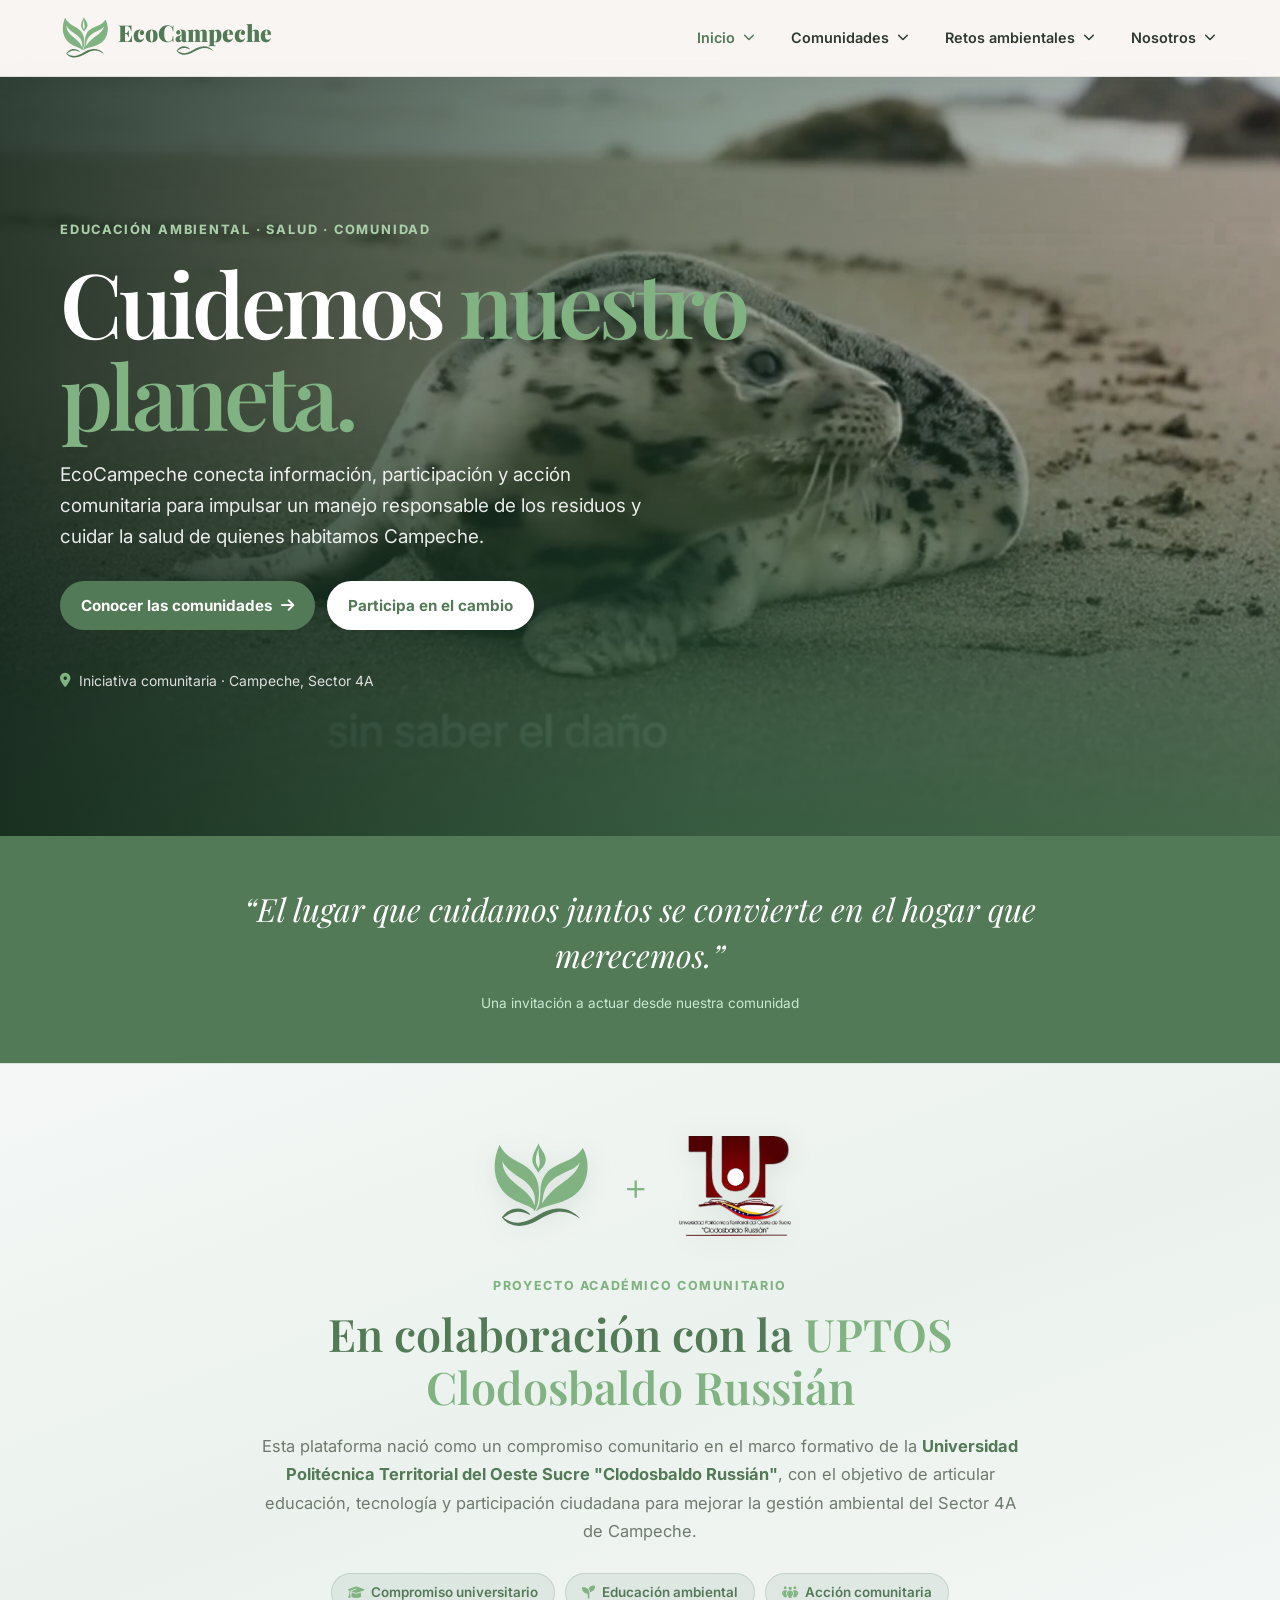
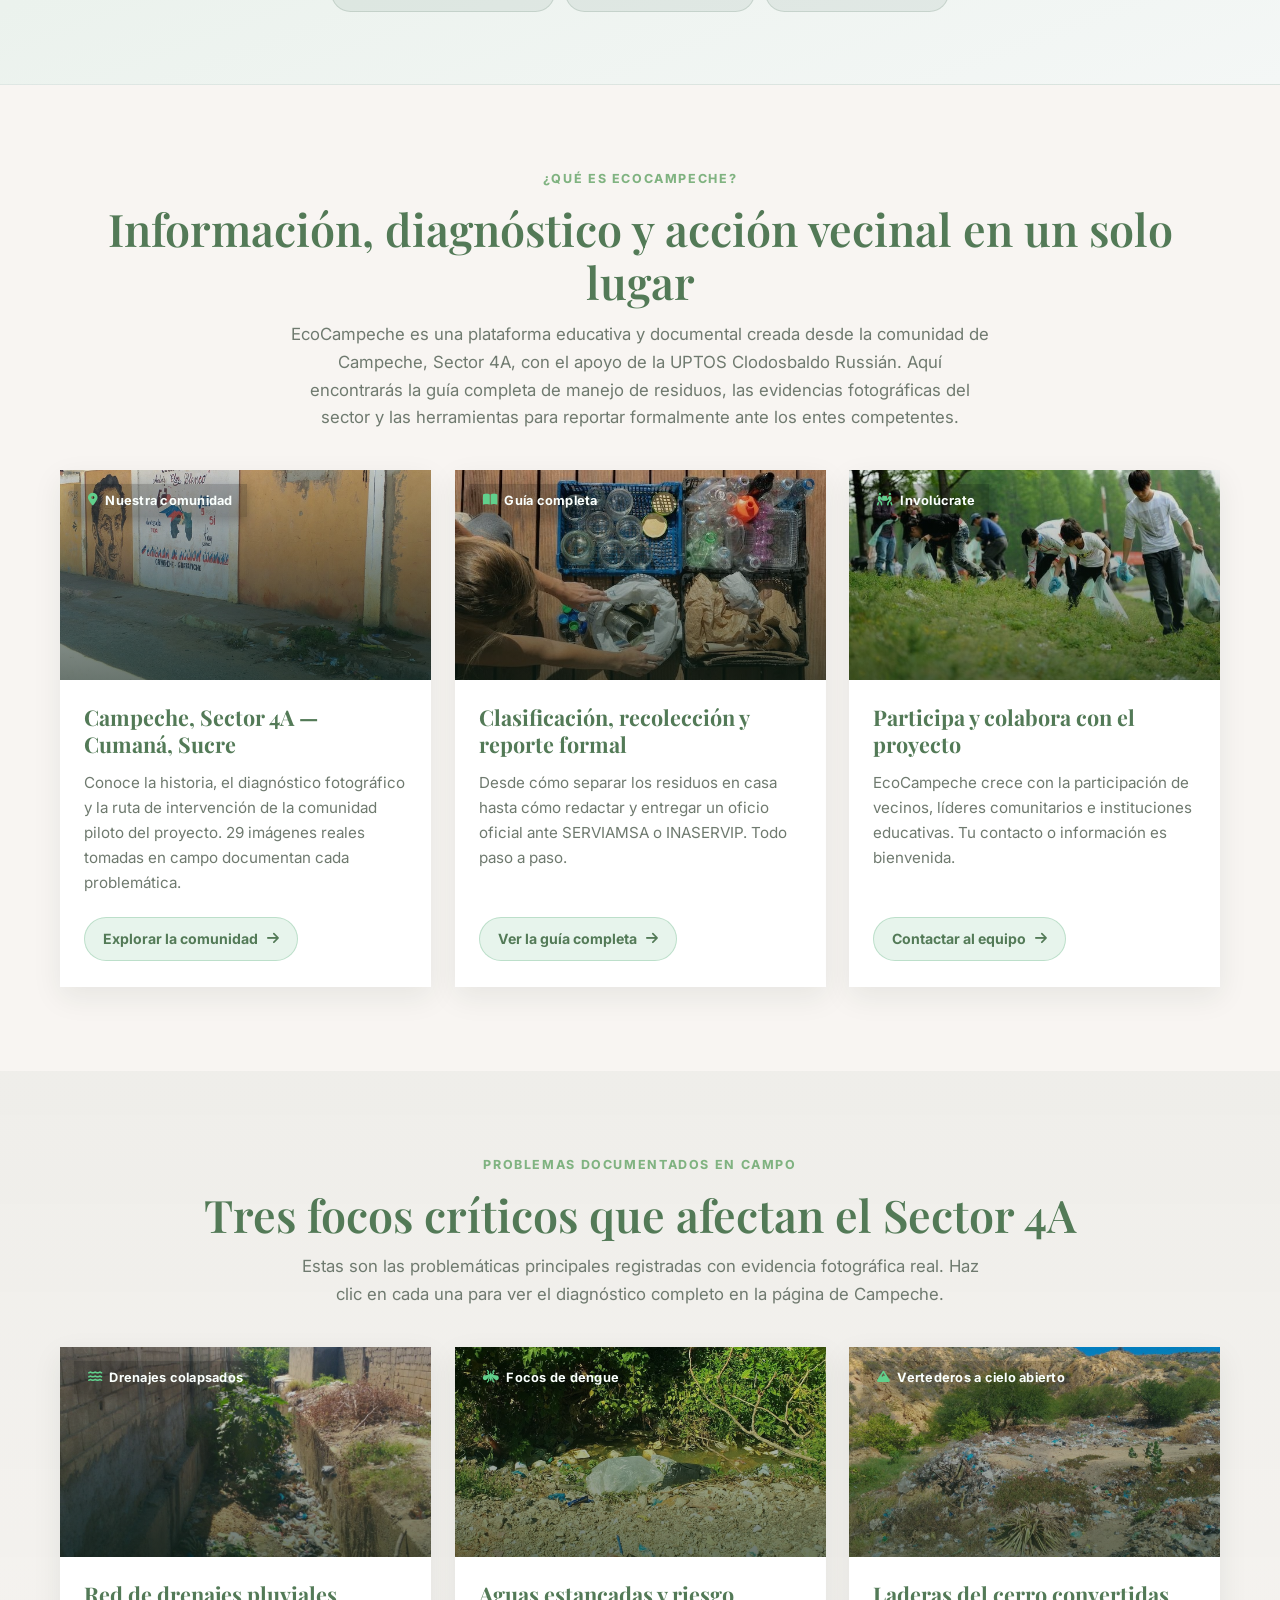
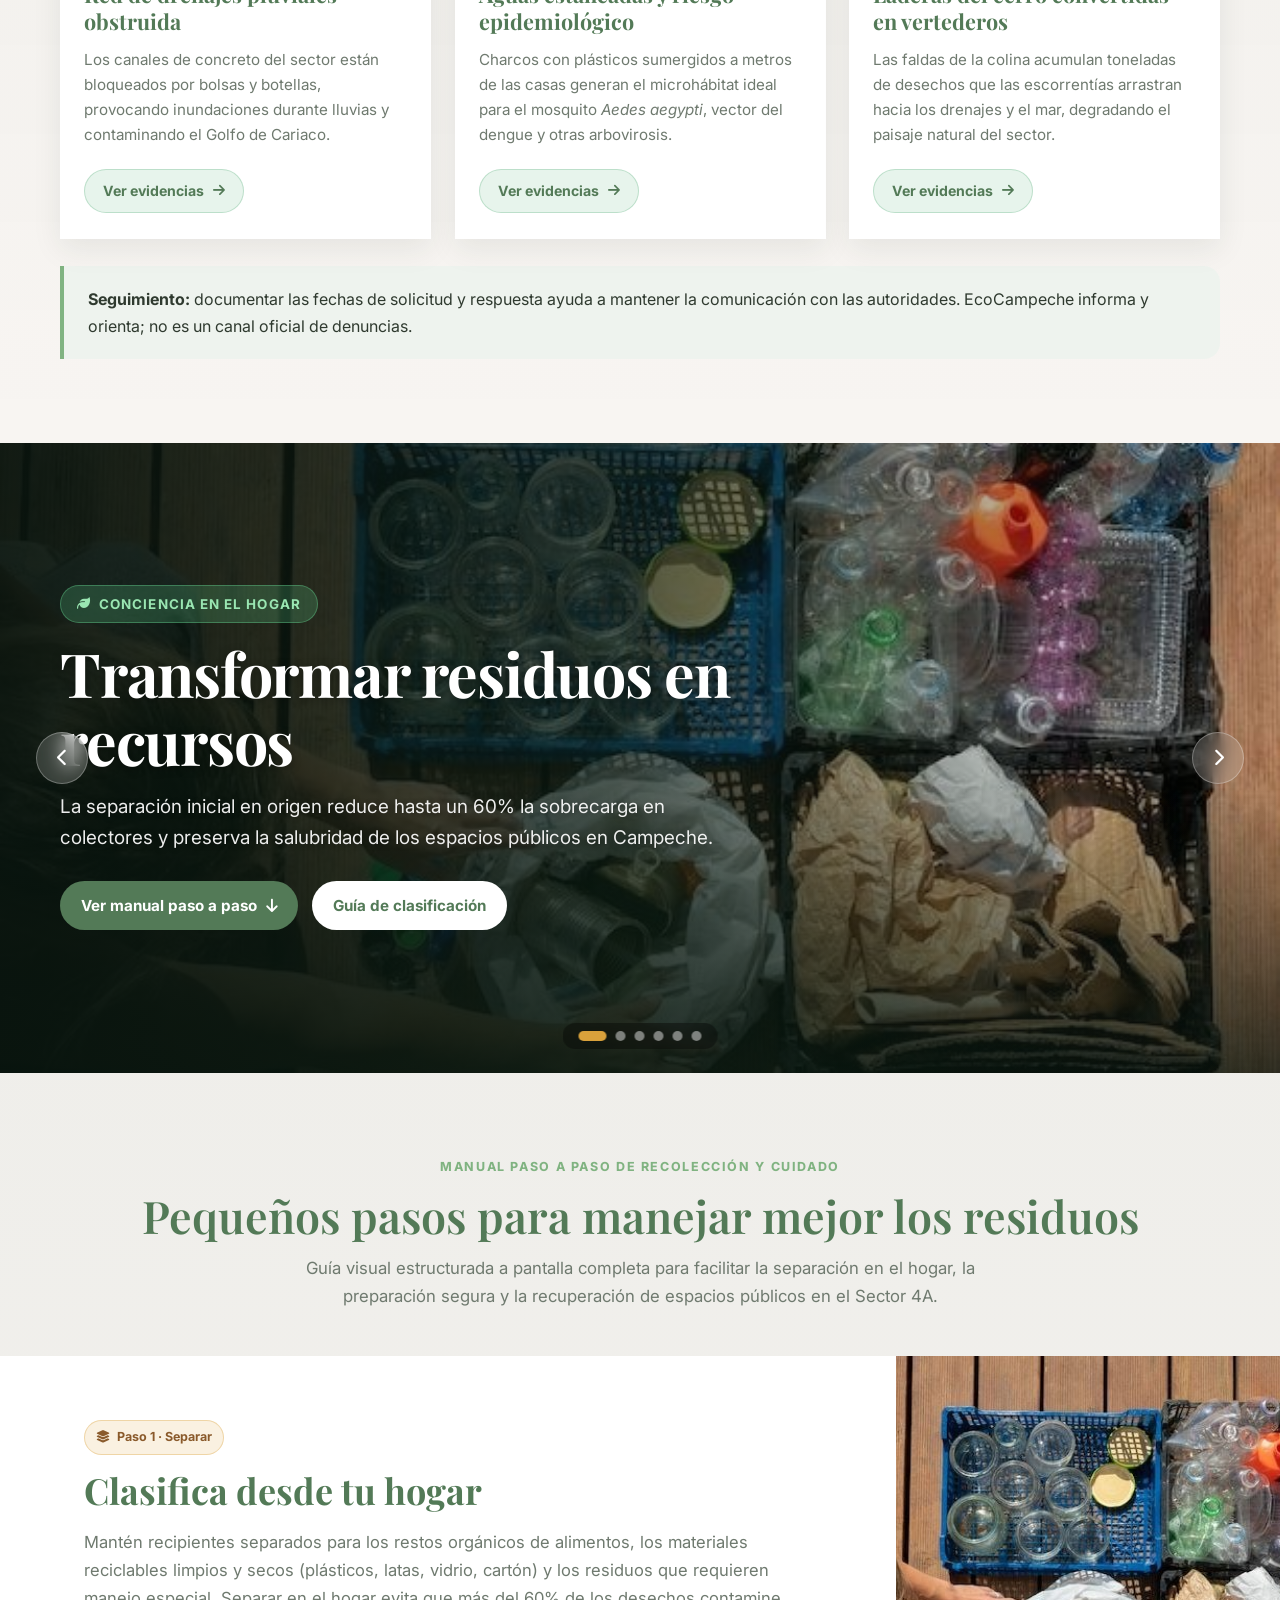
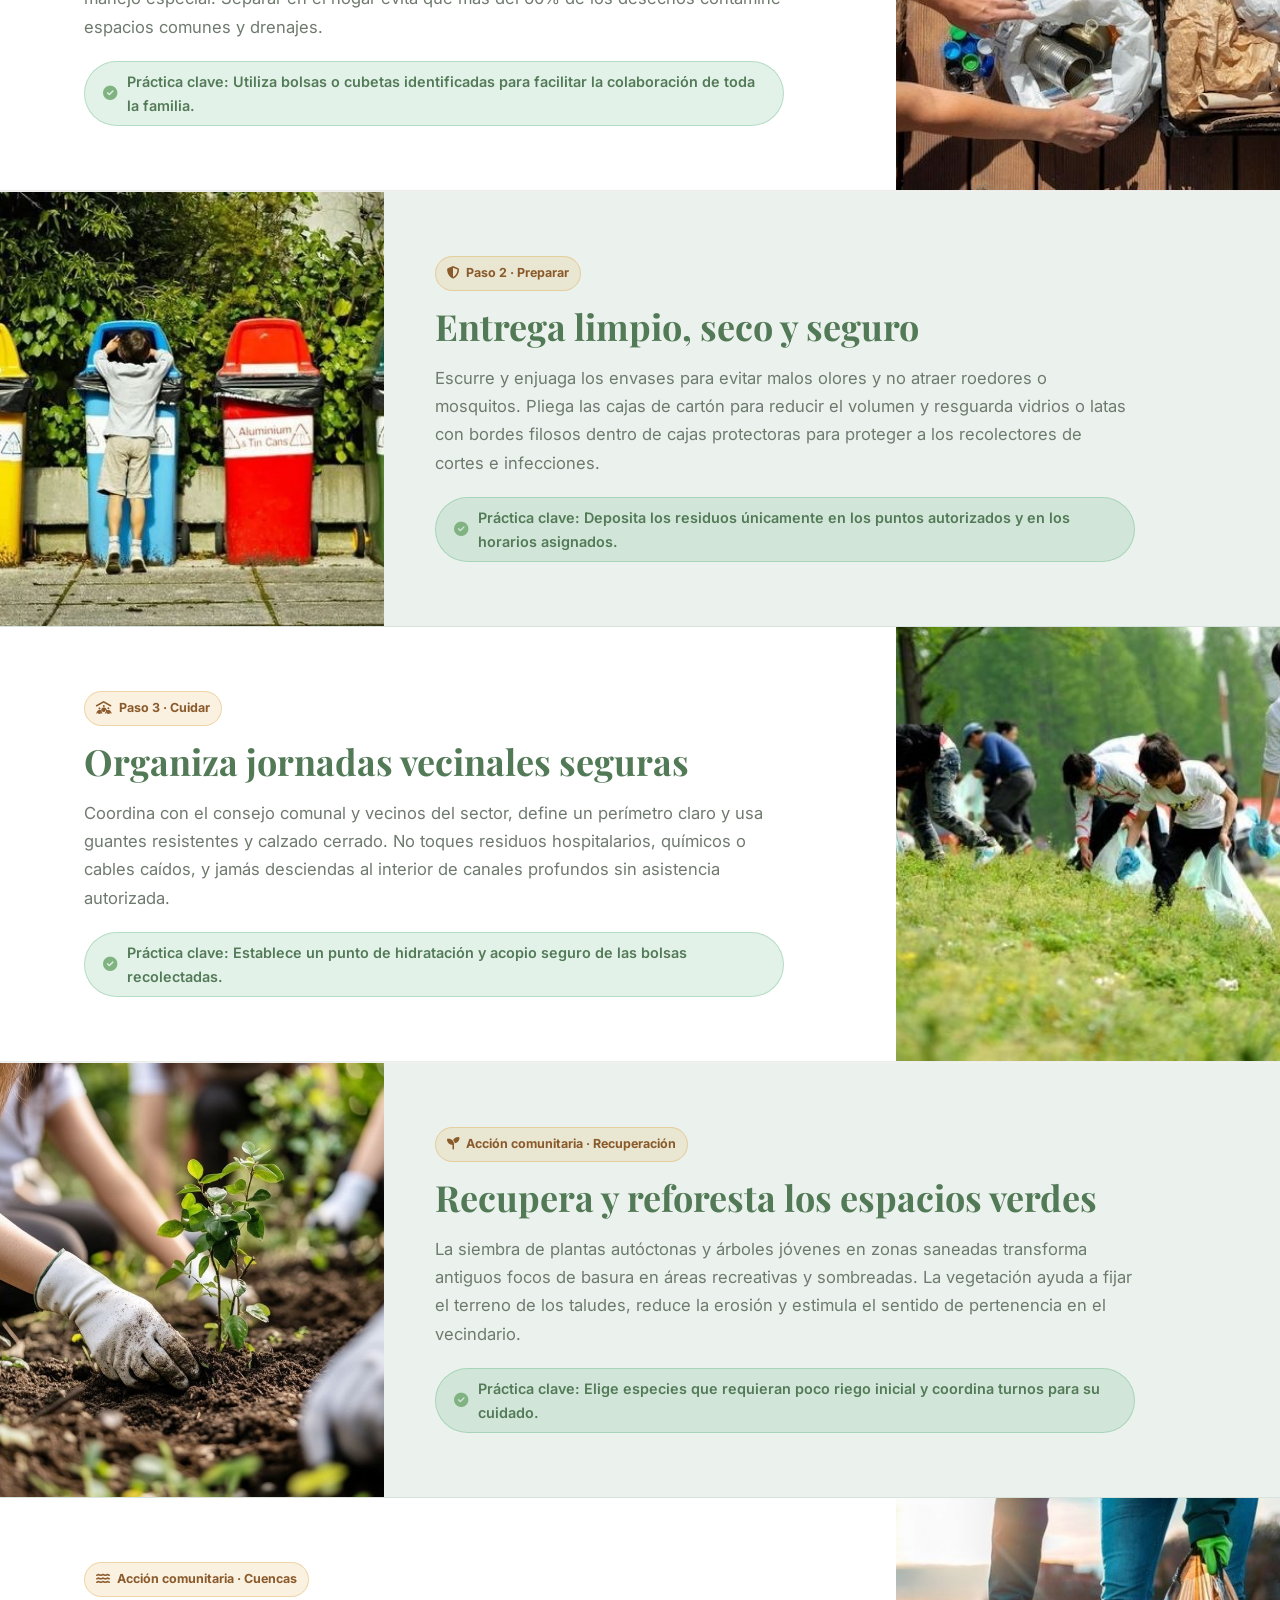
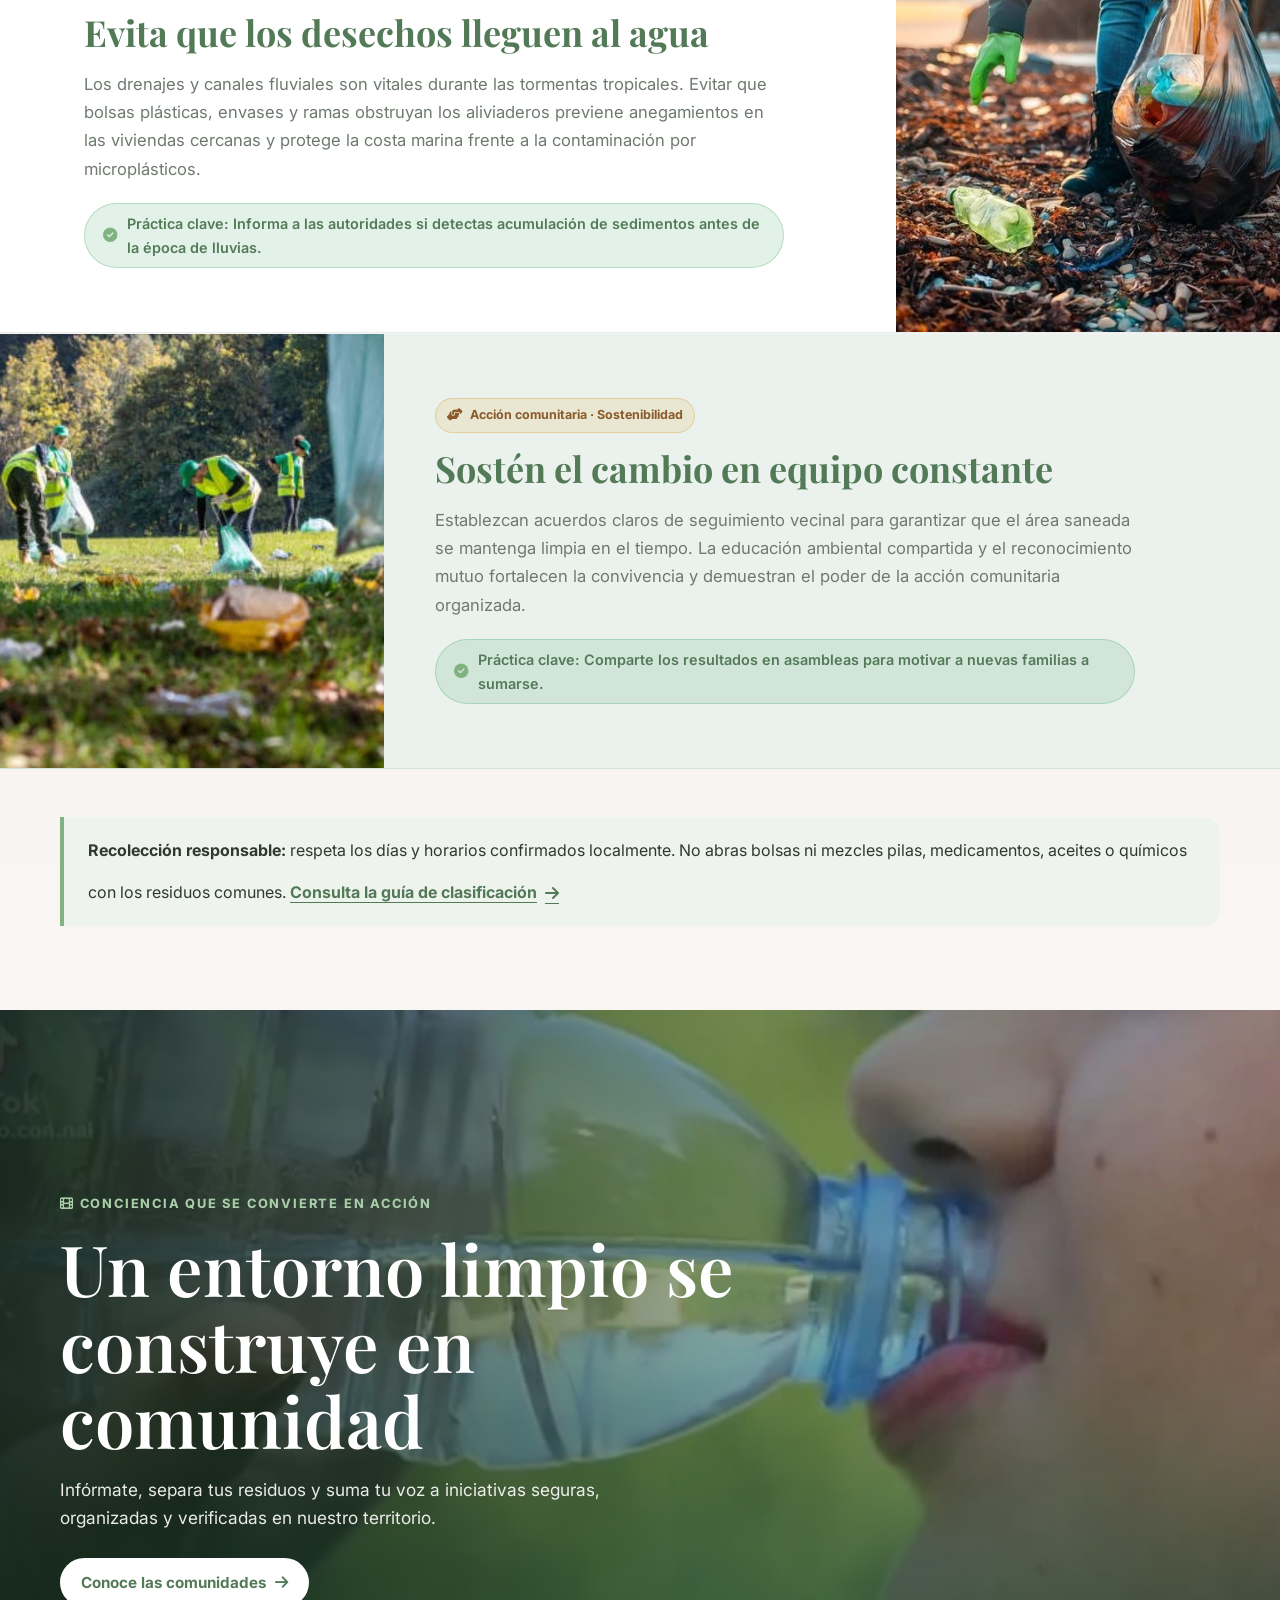
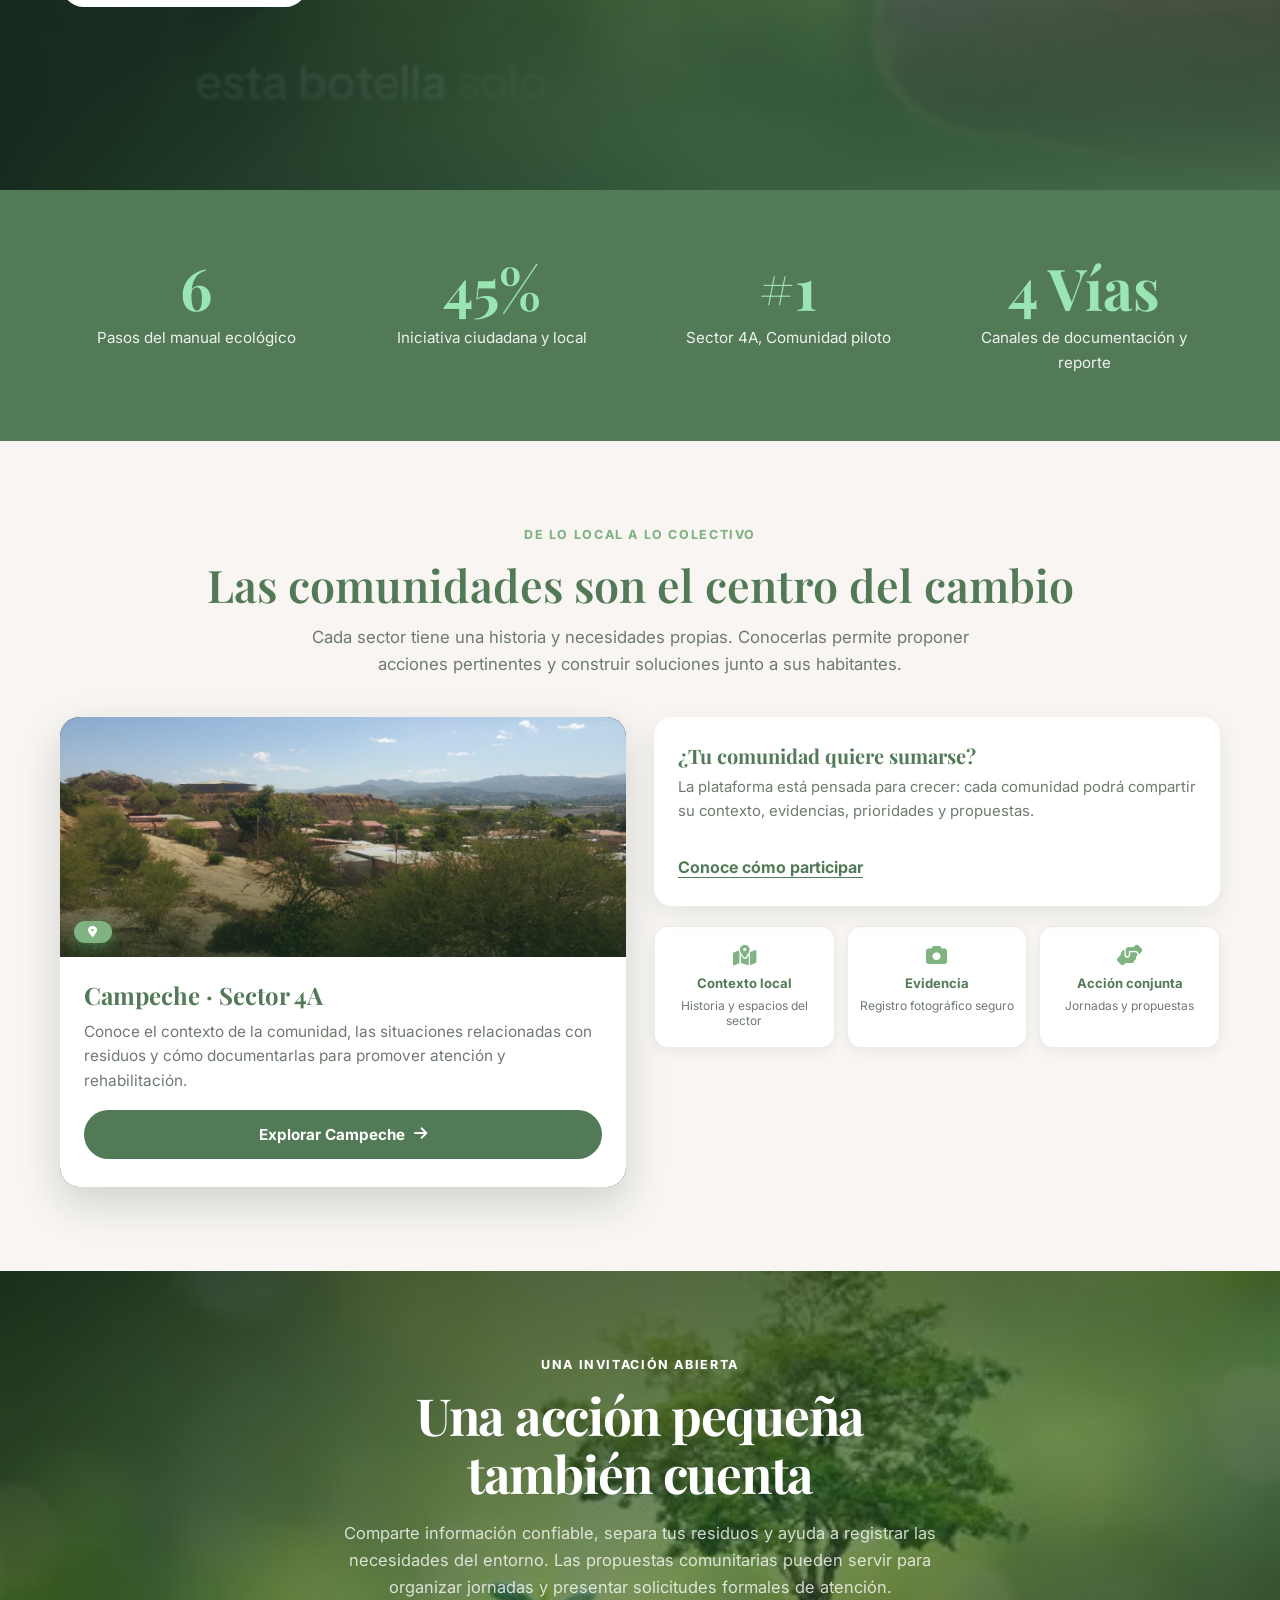
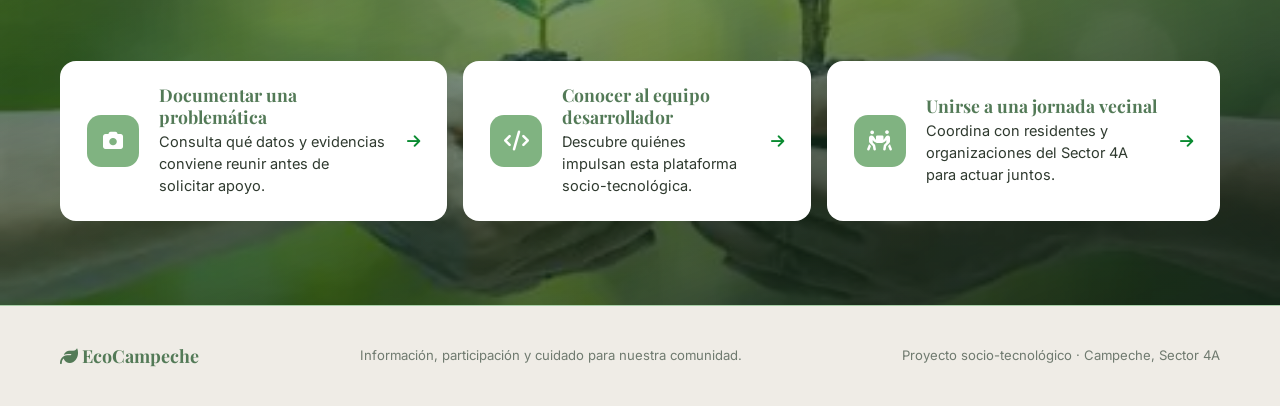
<file: index.html>
<!DOCTYPE html>
<html lang="es">
<head>
    <meta charset="UTF-8">
    <meta name="viewport" content="width=device-width, initial-scale=1.0">
    <meta name="description" content="EcoCampeche informa y moviliza a las comunidades para mejorar el manejo de residuos y proteger la salud pública.">
    <meta name="theme-color" content="#2E5A44">
    <title>EcoCampeche | Información para transformar</title>
    <link rel="icon" href="assets/Logo Fancy.svg" type="image/svg+xml">
    <link rel="preconnect" href="https://fonts.googleapis.com">
    <link rel="preconnect" href="https://fonts.gstatic.com" crossorigin>
    <link href="https://fonts.googleapis.com/css2?family=Inter:wght@300;400;500;600;700&family=Playfair+Display:wght@600;700&display=swap" rel="stylesheet">
    <link rel="stylesheet" href="https://cdnjs.cloudflare.com/ajax/libs/font-awesome/6.5.1/css/all.min.css">
    <link rel="stylesheet" href="styles.css">
    <link rel="stylesheet" href="styles2.css">
    <script src="scripts.js" defer></script>
</head>
<body>


    <a class="enlace-saltar" href="#contenido">Saltar al contenido</a>
    <!-- Cabecera -->
    <header class="cabecera">

        <div class="cabecera__contenedor">

            <a href="index.html" class="cabecera__logo"><img src="assets/campeche.svg" alt="" aria-hidden="true"><span>EcoCampeche</span></a>

            <nav class="navegacion" id="menu-principal" aria-label="Navegación principal">
                <ul class="navegacion__lista">

                    <li class="navegacion__grupo">
                        <details class="navegacion__desplegable activo">
                            <summary>
                                <span>Inicio</span>
                                <i class="fa-solid fa-chevron-down" aria-hidden="true"></i>
                            </summary>
                            <ul class="navegacion__submenu">
                                <li><a class="navegacion__enlace activo" href="index.html" aria-current="page"><i class="fa-solid fa-house" aria-hidden="true"></i> Portada y visión</a></li>
                                <li><a class="navegacion__enlace" href="index.html#proposito"><i class="fa-solid fa-bullseye" aria-hidden="true"></i> Propósito comunitario</a></li>
                                <li><a class="navegacion__enlace" href="index.html#iniciativas"><i class="fa-solid fa-hand-holding-heart" aria-hidden="true"></i> Iniciativas vecinales</a></li>
                                <li><a class="navegacion__enlace" href="index.html#carrusel-ecologia"><i class="fa-solid fa-images" aria-hidden="true"></i> Galería inmersiva</a></li>
                                <li><a class="navegacion__enlace" href="index.html#manual-recoleccion"><i class="fa-solid fa-list-check" aria-hidden="true"></i> Manual de recolección</a></li>
                                <li><a class="navegacion__enlace" href="index.html#video-comunitario"><i class="fa-solid fa-circle-play" aria-hidden="true"></i> Video de acción en comunidad</a></li>
                                <li><a class="navegacion__enlace" href="index.html#participa"><i class="fa-solid fa-users" aria-hidden="true"></i> Participa en el cambio</a></li>
                            </ul>
                        </details>
                    </li>


                    <li class="navegacion__grupo">
                        <details class="navegacion__desplegable">
                            <summary>
                                <span>Comunidades</span>
                                <i class="fa-solid fa-chevron-down" aria-hidden="true"></i>
                            </summary>
                            <ul class="navegacion__submenu">
                                <li><a class="navegacion__enlace" href="comunidades.html"><i class="fa-solid fa-map-location-dot" aria-hidden="true"></i> Red de comunidades</a></li>
                                <li><a class="navegacion__enlace" href="campeche.html"><i class="fa-solid fa-location-dot" aria-hidden="true"></i> Campeche (Sector 4A)</a></li>
                                <li><a class="navegacion__enlace" href="campeche.html#historia-comunidad"><i class="fa-solid fa-landmark" aria-hidden="true"></i> Reseña histórica</a></li>
                                <li><a class="navegacion__enlace" href="campeche.html#carrusel-campeche"><i class="fa-solid fa-images" aria-hidden="true"></i> Galería inmersiva</a></li>
                                <li><a class="navegacion__enlace" href="campeche.html#registro-documental"><i class="fa-solid fa-camera-retro" aria-hidden="true"></i> Evidencias en terreno</a></li>
                                <li><a class="navegacion__enlace" href="campeche.html#ruta"><i class="fa-solid fa-route" aria-hidden="true"></i> Ruta comunitaria</a></li>
                                <li><a class="navegacion__enlace" href="direcciones.html"><i class="fa-solid fa-compass" aria-hidden="true"></i> Ubicación y mapa</a></li>
                            </ul>
                        </details>
                    </li>


                    <li class="navegacion__grupo">
                        <details class="navegacion__desplegable">
                            <summary>
                                <span>Retos ambientales</span>
                                <i class="fa-solid fa-chevron-down" aria-hidden="true"></i>
                            </summary>
                            <ul class="navegacion__submenu">
                                <li><a class="navegacion__enlace" href="problematica.html"><i class="fa-solid fa-triangle-exclamation" aria-hidden="true"></i> Diagnóstico general</a></li>
                                <li><a class="navegacion__enlace" href="problematica.html#clasificacion"><i class="fa-solid fa-recycle" aria-hidden="true"></i> Clasificación de residuos</a></li>
                                <li><a class="navegacion__enlace" href="problematica.html#punzocortantes"><i class="fa-solid fa-shield-halved" aria-hidden="true"></i> Resguardo de punzocortantes</a></li>
                                <li><a class="navegacion__enlace" href="problematica.html#salud"><i class="fa-solid fa-heart-pulse" aria-hidden="true"></i> Salud y prevención</a></li>
                                <li><a class="navegacion__enlace" href="problematica.html#visibilizar"><i class="fa-solid fa-file-signature" aria-hidden="true"></i> Cómo documentar</a></li>
                                <li><a class="navegacion__enlace" href="problematica.html#entes"><i class="fa-solid fa-building-columns" aria-hidden="true"></i> Entes y reporte formal</a></li>
                            </ul>
                        </details>
                    </li>


                    <li class="navegacion__grupo">
                        <details class="navegacion__desplegable">
                            <summary>
                                <span>Nosotros</span>
                                <i class="fa-solid fa-chevron-down" aria-hidden="true"></i>
                            </summary>
                            <ul class="navegacion__submenu">
                                <li><a class="navegacion__enlace" href="nosotros.html"><i class="fa-solid fa-handshake-angle" aria-hidden="true"></i> Compromiso y equipo</a></li>
                                <li><a class="navegacion__enlace" href="nosotros.html#metas"><i class="fa-solid fa-bullseye" aria-hidden="true"></i> Propósito del proyecto</a></li>
                                <li><a class="navegacion__enlace" href="contacto.html"><i class="fa-solid fa-envelope" aria-hidden="true"></i> Contacto y colaboración</a></li>
                            </ul>
                        </details>
                    </li>
                </ul>
            </nav>
            <button class="cabecera__alternar" id="alternar-menu" type="button" aria-label="Abrir menú" aria-expanded="false" aria-controls="menu-principal">
                <i class="fa-solid fa-bars" aria-hidden="true"></i>
            </button>
        </div>
    </header>

    <main id="contenido">


        <!-- Inicio -->



        <section class="portada" aria-labelledby="titulo-portada">

            <picture>
                <source srcset="assets/ecologia/photo_3_2026-11-04_13-33-26.jpg" media="(prefers-reduced-motion: reduce)">
                <img class="portada__video" src="videos/portada-animada.webp" data-fallback-src="videos/portada-animada.gif" alt="" aria-hidden="true" width="960" height="540">
            </picture>

            <div class="portada__capa" aria-hidden="true"></div>

            <div class="contenedor">
                <div class="portada__contenido">
                    <p class="portada__antetitulo">Educación ambiental · Salud · Comunidad</p>
                    <h1 class="portada__titulo" id="titulo-portada">Cuidemos <span>nuestro planeta.</span></h1>
                    <p class="portada__subtitulo">EcoCampeche conecta información, participación y acción comunitaria para impulsar un manejo responsable de los residuos y cuidar la salud de quienes habitamos Campeche.</p>
                    <div class="portada__acciones">
                        <a class="boton boton--principal" href="comunidades.html">Conocer las comunidades <i class="fa-solid fa-arrow-right" aria-hidden="true"></i></a>
                        <a class="boton boton--claro" href="#participa">Participa en el cambio</a>
                    </div>
                    <p class="portada__nota"><i class="fa-solid fa-location-dot" aria-hidden="true"></i> Iniciativa comunitaria · Campeche, Sector 4A</p>
                </div>

            </div>
        </section>

        <!-- Reflexiva -->
        <section class="reflexion" aria-label="Reflexión">
            <div class="contenedor">
                <blockquote class="reflexion__frase">
                    “El lugar que cuidamos juntos se convierte en el hogar que merecemos.”
                    <cite class="reflexion__atribucion">Una invitación a actuar desde nuestra comunidad</cite>
                </blockquote>
            </div>
        </section>

        <!-- ==================== SECCIÓN COLABORACIÓN INSTITUCIONAL UPTOS ==================== -->
        <section class="colaboracion-uptos" aria-label="Colaboración institucional UPTOS Clodosbaldo Russián" data-animar="deslizar-arriba">
            <div class="contenedor colaboracion-uptos__contenido">

                <!-- Logos: EcoCampeche (SVG) + separador + UPTOS (PNG) -->
                <div class="colaboracion-uptos__logos">
                    <img
                        class="colaboracion-uptos__logo-eco-img"
                        src="assets/campeche.svg"
                        alt="Logo de EcoCampeche"
                        loading="lazy"
                    >
                    <div class="colaboracion-uptos__separador" aria-hidden="true">
                        <span class="colaboracion-uptos__x">+</span>
                    </div>
                    <img
                        class="colaboracion-uptos__logo-img"
                        src="assets/logouptos.png"
                        alt="Logo de la UPTOS Clodosbaldo Russián"
                        loading="lazy"
                    >
                </div>

                <!-- Texto central -->
                <div class="colaboracion-uptos__texto">
                    <p class="colaboracion-uptos__antetitulo">Proyecto académico comunitario</p>
                    <h2 class="colaboracion-uptos__titulo">En colaboración con la <em>UPTOS Clodosbaldo Russián</em></h2>
                    <p class="colaboracion-uptos__descripcion">
                        Esta plataforma nació como un compromiso comunitario en el marco formativo de la
                        <strong>Universidad Politécnica Territorial del Oeste Sucre "Clodosbaldo Russián"</strong>,
                        con el objetivo de articular educación, tecnología y participación ciudadana para mejorar
                        la gestión ambiental del Sector 4A de Campeche.
                    </p>
                    <div class="colaboracion-uptos__etiquetas">
                        <span class="colaboracion-uptos__etiqueta"><i class="fa-solid fa-graduation-cap" aria-hidden="true"></i> Compromiso universitario</span>
                        <span class="colaboracion-uptos__etiqueta"><i class="fa-solid fa-seedling" aria-hidden="true"></i> Educación ambiental</span>
                        <span class="colaboracion-uptos__etiqueta"><i class="fa-solid fa-people-group" aria-hidden="true"></i> Acción comunitaria</span>
                    </div>
                </div>

            </div>
        </section>

        <!-- Información -->
        <section class="seccion" id="proposito" aria-labelledby="titulo-proposito" data-animar="deslizar-arriba">
            <div class="contenedor">
                <p class="antetitulo">¿Qué es EcoCampeche?</p>
                <h2 class="seccion__titulo" id="titulo-proposito">Información, diagnóstico y acción vecinal en un solo lugar</h2>
                <p class="seccion__subtitulo">EcoCampeche es una plataforma educativa y documental creada desde la comunidad de Campeche, Sector 4A, con el apoyo de la UPTOS Clodosbaldo Russián. Aquí encontrarás la guía completa de manejo de residuos, las evidencias fotográficas del sector y las herramientas para reportar formalmente ante los entes competentes.</p>

                <div class="rejilla rejilla--3-columnas">

                    <article class="tarjeta-ecologica" data-animar="deslizar-arriba">
                        <div class="tarjeta-ecologica__multimedia">
                            <img class="tarjeta-ecologica__foto" src="assets/campeche images/photo_11_2026-11-18_19-22-50.jpg" alt="Mural de la Brigada de Acción Comunitaria Campeche-Guarapiche" loading="lazy">
                            <div class="tarjeta-ecologica__degradado" aria-hidden="true"></div>
                            <span class="tarjeta-ecologica__etiqueta"><i class="fa-solid fa-location-dot" aria-hidden="true"></i> Nuestra comunidad</span>
                        </div>
                        <div class="tarjeta-ecologica__contenido">
                            <h3 class="tarjeta-ecologica__titulo">Campeche, Sector 4A — Cumaná, Sucre</h3>
                            <p class="tarjeta-ecologica__texto">Conoce la historia, el diagnóstico fotográfico y la ruta de intervención de la comunidad piloto del proyecto. 29 imágenes reales tomadas en campo documentan cada problemática.</p>
                            <a class="tarjeta-ecologica__enlace" href="campeche.html"><span>Explorar la comunidad</span> <i class="fa-solid fa-arrow-right" aria-hidden="true"></i></a>
                        </div>
                    </article>

                    <article class="tarjeta-ecologica" data-animar="deslizar-arriba">
                        <div class="tarjeta-ecologica__multimedia">
                            <img class="tarjeta-ecologica__foto" src="assets/ecologia/photo_1_2026-11-04_13-33-26.jpg" alt="Guía de clasificación de residuos sólidos por tipo" loading="lazy">
                            <div class="tarjeta-ecologica__degradado" aria-hidden="true"></div>
                            <span class="tarjeta-ecologica__etiqueta"><i class="fa-solid fa-book-open" aria-hidden="true"></i> Guía completa</span>
                        </div>
                        <div class="tarjeta-ecologica__contenido">
                            <h3 class="tarjeta-ecologica__titulo">Clasificación, recolección y reporte formal</h3>
                            <p class="tarjeta-ecologica__texto">Desde cómo separar los residuos en casa hasta cómo redactar y entregar un oficio oficial ante SERVIAMSA o INASERVIP. Todo paso a paso.</p>
                            <a class="tarjeta-ecologica__enlace" href="problematica.html"><span>Ver la guía completa</span> <i class="fa-solid fa-arrow-right" aria-hidden="true"></i></a>
                        </div>
                    </article>

                    <article class="tarjeta-ecologica" data-animar="deslizar-arriba">
                        <div class="tarjeta-ecologica__multimedia">
                            <img class="tarjeta-ecologica__foto" src="assets/ecologia/photo_4_2026-11-04_13-33-26.jpg" alt="Voluntarios en jornada comunitaria de recolección de residuos" loading="lazy">
                            <div class="tarjeta-ecologica__degradado" aria-hidden="true"></div>
                            <span class="tarjeta-ecologica__etiqueta"><i class="fa-solid fa-people-carry-box" aria-hidden="true"></i> Involúcrate</span>
                        </div>
                        <div class="tarjeta-ecologica__contenido">
                            <h3 class="tarjeta-ecologica__titulo">Participa y colabora con el proyecto</h3>
                            <p class="tarjeta-ecologica__texto">EcoCampeche crece con la participación de vecinos, líderes comunitarios e instituciones educativas. Tu contacto o información es bienvenida.</p>
                            <a class="tarjeta-ecologica__enlace" href="contacto.html"><span>Contactar al equipo</span> <i class="fa-solid fa-arrow-right" aria-hidden="true"></i></a>
                        </div>
                    </article>
                </div>
            </div>
        </section>

        <!-- Iniciativas -->
        <section class="seccion seccion--suave" id="iniciativas" aria-labelledby="titulo-iniciativas" data-animar="deslizar-arriba">
            <div class="contenedor">
                <p class="antetitulo">Problemas documentados en campo</p>
                <h2 class="seccion__titulo" id="titulo-iniciativas">Tres focos críticos que afectan el Sector 4A</h2>
                <p class="seccion__subtitulo">Estas son las problemáticas principales registradas con evidencia fotográfica real. Haz clic en cada una para ver el diagnóstico completo en la página de Campeche.</p>

                <div class="rejilla rejilla--3-columnas">

                    <article class="tarjeta-ecologica" data-animar="deslizar-arriba">
                        <div class="tarjeta-ecologica__multimedia">
                            <img class="tarjeta-ecologica__foto" src="assets/campeche images/photo_14_2026-11-18_19-22-50.jpg" alt="Canal de drenaje pluvial colapsado por residuos plásticos en Campeche" loading="lazy">
                            <div class="tarjeta-ecologica__degradado" aria-hidden="true"></div>
                            <span class="tarjeta-ecologica__etiqueta"><i class="fa-solid fa-water" aria-hidden="true"></i> Drenajes colapsados</span>
                        </div>
                        <div class="tarjeta-ecologica__contenido">
                            <h3 class="tarjeta-ecologica__titulo">Red de drenajes pluviales obstruida</h3>
                            <p class="tarjeta-ecologica__texto">Los canales de concreto del sector están bloqueados por bolsas y botellas, provocando inundaciones durante lluvias y contaminando el Golfo de Cariaco.</p>
                            <a class="tarjeta-ecologica__enlace" href="campeche.html#drenajes"><span>Ver evidencias</span> <i class="fa-solid fa-arrow-right" aria-hidden="true"></i></a>
                        </div>
                    </article>

                    <article class="tarjeta-ecologica" data-animar="deslizar-arriba">
                        <div class="tarjeta-ecologica__multimedia">
                            <img class="tarjeta-ecologica__foto" src="assets/campeche images/photo_28_2026-11-18_19-22-50.jpg" alt="Charco de agua estancada con mosquitos en Campeche Sector 4A" loading="lazy">
                            <div class="tarjeta-ecologica__degradado" aria-hidden="true"></div>
                            <span class="tarjeta-ecologica__etiqueta"><i class="fa-solid fa-mosquito" aria-hidden="true"></i> Focos de dengue</span>
                        </div>
                        <div class="tarjeta-ecologica__contenido">
                            <h3 class="tarjeta-ecologica__titulo">Aguas estancadas y riesgo epidemiológico</h3>
                            <p class="tarjeta-ecologica__texto">Charcos con plásticos sumergidos a metros de las casas generan el microhábitat ideal para el mosquito <em>Aedes aegypti</em>, vector del dengue y otras arbovirosis.</p>
                            <a class="tarjeta-ecologica__enlace" href="campeche.html#salud-vectores"><span>Ver evidencias</span> <i class="fa-solid fa-arrow-right" aria-hidden="true"></i></a>
                        </div>
                    </article>

                    <article class="tarjeta-ecologica" data-animar="deslizar-arriba">
                        <div class="tarjeta-ecologica__multimedia">
                            <img class="tarjeta-ecologica__foto" src="assets/campeche images/photo_29_2026-11-18_19-22-50.jpg" alt="Laderas del cerro de Campeche con residuos plásticos esparcidos" loading="lazy">
                            <div class="tarjeta-ecologica__degradado" aria-hidden="true"></div>
                            <span class="tarjeta-ecologica__etiqueta"><i class="fa-solid fa-mountain" aria-hidden="true"></i> Vertederos a cielo abierto</span>
                        </div>
                        <div class="tarjeta-ecologica__contenido">
                            <h3 class="tarjeta-ecologica__titulo">Laderas del cerro convertidas en vertederos</h3>
                            <p class="tarjeta-ecologica__texto">Las faldas de la colina acumulan toneladas de desechos que las escorrentías arrastran hacia los drenajes y el mar, degradando el paisaje natural del sector.</p>
                            <a class="tarjeta-ecologica__enlace" href="campeche.html#laderas"><span>Ver evidencias</span> <i class="fa-solid fa-arrow-right" aria-hidden="true"></i></a>
                        </div>
                    </article>
                </div>

                <div class="aviso">
                    <p><strong>Seguimiento:</strong> documentar las fechas de solicitud y respuesta ayuda a mantener la comunicación con las autoridades. EcoCampeche informa y orienta; no es un canal oficial de denuncias.</p>
                </div>
            </div>
        </section>

        <!-- Carrusel a pantalla sumergida: ecología -->
        <section class="carrusel-sumergido" id="carrusel-ecologia" aria-label="Galería inmersiva de acción ambiental">
            <div class="carrusel-sumergido__pista">

                <div class="carrusel-sumergido__diapositiva activa">
                    <img class="carrusel-sumergido__fondo" src="assets/ecologia/photo_1_2026-11-04_13-33-26.jpg" alt="Separación ordenada de envases y reciclables" loading="lazy">
                    <div class="carrusel-sumergido__capa" aria-hidden="true"></div>
                    <div class="contenedor carrusel-sumergido__contenido">
                        <div class="carrusel-sumergido__bloque">
                            <span class="carrusel-sumergido__pildora"><i class="fa-solid fa-leaf" aria-hidden="true"></i> Conciencia en el hogar</span>
                            <h2 class="carrusel-sumergido__titulo">Transformar residuos en recursos</h2>
                            <p class="carrusel-sumergido__descripcion">La separación inicial en origen reduce hasta un 60% la sobrecarga en colectores y preserva la salubridad de los espacios públicos en Campeche.</p>
                            <div class="carrusel-sumergido__acciones">
                                <a class="boton boton--principal" href="#manual-recoleccion">Ver manual paso a paso <i class="fa-solid fa-arrow-down" aria-hidden="true"></i></a>
                                <a class="boton boton--claro" href="problematica.html#clasificacion">Guía de clasificación</a>
                            </div>
                        </div>
                    </div>
                </div>


                <div class="carrusel-sumergido__diapositiva">
                    <img class="carrusel-sumergido__fondo" src="assets/ecologia/photo_5_2026-11-04_13-33-26.jpg" alt="Puntos limpios identificados por colores" loading="lazy">
                    <div class="carrusel-sumergido__capa" aria-hidden="true"></div>
                    <div class="contenedor carrusel-sumergido__contenido">
                        <div class="carrusel-sumergido__bloque">
                            <span class="carrusel-sumergido__pildora"><i class="fa-solid fa-box-archive" aria-hidden="true"></i> Puntos de entrega seguros</span>
                            <h2 class="carrusel-sumergido__titulo">Puntos limpios y recolección digna</h2>
                            <p class="carrusel-sumergido__descripcion">Identificar contenedores por color facilita el reciclaje y resguarda a los trabajadores de residuos frente a materiales punzocortantes.</p>
                            <div class="carrusel-sumergido__acciones">
                                <a class="boton boton--principal" href="#manual-recoleccion">Conoce los pasos <i class="fa-solid fa-arrow-down" aria-hidden="true"></i></a>
                                <a class="boton boton--claro" href="campeche.html#ruta">Ruta de recolección</a>
                            </div>
                        </div>
                    </div>
                </div>


                <div class="carrusel-sumergido__diapositiva">
                    <img class="carrusel-sumergido__fondo" src="assets/ecologia/photo_4_2026-11-04_13-33-26.jpg" alt="Jornadas de limpieza comunitaria en equipo" loading="lazy">
                    <div class="carrusel-sumergido__capa" aria-hidden="true"></div>
                    <div class="contenedor carrusel-sumergido__contenido">
                        <div class="carrusel-sumergido__bloque">
                            <span class="carrusel-sumergido__pildora"><i class="fa-solid fa-people-carry-box" aria-hidden="true"></i> Acción colectiva</span>
                            <h2 class="carrusel-sumergido__titulo">Jornadas vecinales coordinadas</h2>
                            <p class="carrusel-sumergido__descripcion">Equipados con guantes y calzado seguro, los residentes del Sector 4A demuestran que la organización comunitaria recupera calles y plazas.</p>
                            <div class="carrusel-sumergido__acciones">
                                <a class="boton boton--principal" href="contacto.html">Unirme a una jornada <i class="fa-solid fa-arrow-right" aria-hidden="true"></i></a>
                                <a class="boton boton--claro" href="#video-comunitario">Ver video en acción</a>
                            </div>
                        </div>
                    </div>
                </div>


                <div class="carrusel-sumergido__diapositiva">
                    <img class="carrusel-sumergido__fondo" src="assets/ecologia/photo_2_2026-11-04_13-33-26.jpg" alt="Reforestación y siembra comunitaria" loading="lazy">
                    <div class="carrusel-sumergido__capa" aria-hidden="true"></div>
                    <div class="contenedor carrusel-sumergido__contenido">
                        <div class="carrusel-sumergido__bloque">
                            <span class="carrusel-sumergido__pildora"><i class="fa-solid fa-seedling" aria-hidden="true"></i> Reforestación barrial</span>
                            <h2 class="carrusel-sumergido__titulo">Sembrando futuro en áreas rescatadas</h2>
                            <p class="carrusel-sumergido__descripcion">Sustituir antiguos botaderos con plantas autóctonas consolida el cambio, protege el suelo y crea pulmones verdes para la comunidad.</p>
                            <div class="carrusel-sumergido__acciones">
                                <a class="boton boton--principal" href="comunidades.html">Explorar comunidades <i class="fa-solid fa-arrow-right" aria-hidden="true"></i></a>
                            </div>
                        </div>
                    </div>
                </div>


                <div class="carrusel-sumergido__diapositiva">
                    <img class="carrusel-sumergido__fondo" src="assets/campeche images/photo_14_2026-11-18_19-22-50.jpg" alt="Canal de drenaje pluvial con acumulación de residuos en Campeche" loading="lazy">
                    <div class="carrusel-sumergido__capa" aria-hidden="true"></div>
                    <div class="contenedor carrusel-sumergido__contenido">
                        <div class="carrusel-sumergido__bloque">
                            <span class="carrusel-sumergido__pildora"><i class="fa-solid fa-water" aria-hidden="true"></i> Protección hídrica</span>
                            <h2 class="carrusel-sumergido__titulo">Protegiendo nuestros drenajes y costas</h2>
                            <p class="carrusel-sumergido__descripcion">Evitar que los plásticos alcancen los canales fluviales previene anegamientos en época de lluvias y protege los ecosistemas marinos del golfo de Cariaco.</p>
                            <div class="carrusel-sumergido__acciones">
                                <a class="boton boton--principal" href="problematica.html#salud">Salud y prevención <i class="fa-solid fa-arrow-right" aria-hidden="true"></i></a>
                            </div>
                        </div>
                    </div>
                </div>


                <div class="carrusel-sumergido__diapositiva">
                    <img class="carrusel-sumergido__fondo" src="assets/ecologia/photo_6_2026-11-04_13-33-26.jpg" alt="Equipo vecinal sosteniendo el cambio" loading="lazy">
                    <div class="carrusel-sumergido__capa" aria-hidden="true"></div>
                    <div class="contenedor carrusel-sumergido__contenido">
                        <div class="carrusel-sumergido__bloque">
                            <span class="carrusel-sumergido__pildora"><i class="fa-solid fa-handshake-angle" aria-hidden="true"></i> Sostenibilidad</span>
                            <h2 class="carrusel-sumergido__titulo">Constancia que genera bienestar duradero</h2>
                            <p class="carrusel-sumergido__descripcion">La participación continua de jóvenes, familias y líderes vecinales es la clave para un Campeche limpio, saludable y resiliente.</p>
                            <div class="carrusel-sumergido__acciones">
                                <a class="boton boton--principal" href="contacto.html">Participa en la red <i class="fa-solid fa-arrow-right" aria-hidden="true"></i></a>
                            </div>
                        </div>
                    </div>
                </div>
            </div>


            <button class="carrusel-sumergido__control carrusel-sumergido__control--anterior" type="button" aria-label="Diapositiva anterior">
                <i class="fa-solid fa-chevron-left" aria-hidden="true"></i>
            </button>
            <button class="carrusel-sumergido__control carrusel-sumergido__control--siguiente" type="button" aria-label="Diapositiva siguiente">
                <i class="fa-solid fa-chevron-right" aria-hidden="true"></i>
            </button>


            <div class="carrusel-sumergido__indicadores" aria-label="Selector de diapositivas"></div>
        </section>

        <!-- Manual de recolección horizontal -->
        <section class="seccion seccion--suave" id="manual-recoleccion" aria-labelledby="titulo-manual" style="padding-left: 0; padding-right: 0;">
            <div class="contenedor seccion-manual__encabezado">
                <p class="antetitulo">Manual paso a paso de recolección y cuidado</p>
                <h2 class="seccion__titulo" id="titulo-manual">Pequeños pasos para manejar mejor los residuos</h2>
                <p class="seccion__subtitulo">Guía visual estructurada a pantalla completa para facilitar la separación en el hogar, la preparación segura y la recuperación de espacios públicos en el Sector 4A.</p>
            </div>

            <div class="pasos-secciones-pantalla">

                <article class="paso-seccion-pantalla" data-animar="deslizar-arriba">
                    <div class="paso-seccion-pantalla__contenido">
                        <div class="paso-seccion-pantalla__interior">
                            <span class="etiqueta"><i class="fa-solid fa-layer-group" aria-hidden="true"></i> Paso 1 · Separar</span>
                            <h3 class="paso-seccion-pantalla__titulo">Clasifica desde tu hogar</h3>
                            <p class="paso-seccion-pantalla__texto">Mantén recipientes separados para los restos orgánicos de alimentos, los materiales reciclables limpios y secos (plásticos, latas, vidrio, cartón) y los residuos que requieren manejo especial. Separar en el hogar evita que más del 60% de los desechos contamine espacios comunes y drenajes.</p>
                            <div class="paso-seccion-pantalla__detalle">
                                <span class="paso-seccion-pantalla__consejo"><i class="fa-solid fa-circle-check" aria-hidden="true"></i> Práctica clave: Utiliza bolsas o cubetas identificadas para facilitar la colaboración de toda la familia.</span>
                            </div>
                        </div>
                    </div>
                    <div class="paso-seccion-pantalla__multimedia">
                        <img class="paso-seccion-pantalla__foto" src="assets/ecologia/photo_1_2026-11-04_13-33-26.jpg" alt="Persona separando envases, latas, papel y otros materiales en recipientes distintos" loading="lazy">
                    </div>
                </article>


                <article class="paso-seccion-pantalla" data-animar="deslizar-arriba">
                    <div class="paso-seccion-pantalla__contenido">
                        <div class="paso-seccion-pantalla__interior">
                            <span class="etiqueta"><i class="fa-solid fa-shield-halved" aria-hidden="true"></i> Paso 2 · Preparar</span>
                            <h3 class="paso-seccion-pantalla__titulo">Entrega limpio, seco y seguro</h3>
                            <p class="paso-seccion-pantalla__texto">Escurre y enjuaga los envases para evitar malos olores y no atraer roedores o mosquitos. Pliega las cajas de cartón para reducir el volumen y resguarda vidrios o latas con bordes filosos dentro de cajas protectoras para proteger a los recolectores de cortes e infecciones.</p>
                            <div class="paso-seccion-pantalla__detalle">
                                <span class="paso-seccion-pantalla__consejo"><i class="fa-solid fa-circle-check" aria-hidden="true"></i> Práctica clave: Deposita los residuos únicamente en los puntos autorizados y en los horarios asignados.</span>
                            </div>
                        </div>
                    </div>
                    <div class="paso-seccion-pantalla__multimedia">
                        <img class="paso-seccion-pantalla__foto" src="assets/ecologia/photo_5_2026-11-04_13-33-26.jpg" alt="Estación con recipientes de distintos colores para separar residuos" loading="lazy">
                    </div>
                </article>


                <article class="paso-seccion-pantalla" data-animar="deslizar-arriba">
                    <div class="paso-seccion-pantalla__contenido">
                        <div class="paso-seccion-pantalla__interior">
                            <span class="etiqueta"><i class="fa-solid fa-people-roof" aria-hidden="true"></i> Paso 3 · Cuidar</span>
                            <h3 class="paso-seccion-pantalla__titulo">Organiza jornadas vecinales seguras</h3>
                            <p class="paso-seccion-pantalla__texto">Coordina con el consejo comunal y vecinos del sector, define un perímetro claro y usa guantes resistentes y calzado cerrado. No toques residuos hospitalarios, químicos o cables caídos, y jamás desciendas al interior de canales profundos sin asistencia autorizada.</p>
                            <div class="paso-seccion-pantalla__detalle">
                                <span class="paso-seccion-pantalla__consejo"><i class="fa-solid fa-circle-check" aria-hidden="true"></i> Práctica clave: Establece un punto de hidratación y acopio seguro de las bolsas recolectadas.</span>
                            </div>
                        </div>
                    </div>
                    <div class="paso-seccion-pantalla__multimedia">
                        <img class="paso-seccion-pantalla__foto" src="assets/ecologia/photo_4_2026-11-04_13-33-26.jpg" alt="Grupo de personas recogiendo residuos con bolsas en un espacio verde" loading="lazy">
                    </div>
                </article>


                <article class="paso-seccion-pantalla" data-animar="deslizar-arriba">
                    <div class="paso-seccion-pantalla__contenido">
                        <div class="paso-seccion-pantalla__interior">
                            <span class="etiqueta"><i class="fa-solid fa-seedling" aria-hidden="true"></i> Acción comunitaria · Recuperación</span>
                            <h3 class="paso-seccion-pantalla__titulo">Recupera y reforesta los espacios verdes</h3>
                            <p class="paso-seccion-pantalla__texto">La siembra de plantas autóctonas y árboles jóvenes en zonas saneadas transforma antiguos focos de basura en áreas recreativas y sombreadas. La vegetación ayuda a fijar el terreno de los taludes, reduce la erosión y estimula el sentido de pertenencia en el vecindario.</p>
                            <div class="paso-seccion-pantalla__detalle">
                                <span class="paso-seccion-pantalla__consejo"><i class="fa-solid fa-circle-check" aria-hidden="true"></i> Práctica clave: Elige especies que requieran poco riego inicial y coordina turnos para su cuidado.</span>
                            </div>
                        </div>
                    </div>
                    <div class="paso-seccion-pantalla__multimedia">
                        <img class="paso-seccion-pantalla__foto" src="assets/ecologia/photo_2_2026-11-04_13-33-26.jpg" alt="Persona plantando un árbol joven en tierra preparada" loading="lazy">
                    </div>
                </article>


                <article class="paso-seccion-pantalla" data-animar="deslizar-arriba">
                    <div class="paso-seccion-pantalla__contenido">
                        <div class="paso-seccion-pantalla__interior">
                            <span class="etiqueta"><i class="fa-solid fa-water" aria-hidden="true"></i> Acción comunitaria · Cuencas</span>
                            <h3 class="paso-seccion-pantalla__titulo">Evita que los desechos lleguen al agua</h3>
                            <p class="paso-seccion-pantalla__texto">Los drenajes y canales fluviales son vitales durante las tormentas tropicales. Evitar que bolsas plásticas, envases y ramas obstruyan los aliviaderos previene anegamientos en las viviendas cercanas y protege la costa marina frente a la contaminación por microplásticos.</p>
                            <div class="paso-seccion-pantalla__detalle">
                                <span class="paso-seccion-pantalla__consejo"><i class="fa-solid fa-circle-check" aria-hidden="true"></i> Práctica clave: Informa a las autoridades si detectas acumulación de sedimentos antes de la época de lluvias.</span>
                            </div>
                        </div>
                    </div>
                    <div class="paso-seccion-pantalla__multimedia">
                        <img class="paso-seccion-pantalla__foto" src="assets/ecologia/photo_3_2026-11-04_13-33-26.jpg" alt="Voluntariado recogiendo residuos en una playa" loading="lazy">
                    </div>
                </article>


                <article class="paso-seccion-pantalla" data-animar="deslizar-arriba">
                    <div class="paso-seccion-pantalla__contenido">
                        <div class="paso-seccion-pantalla__interior">
                            <span class="etiqueta"><i class="fa-solid fa-handshake-angle" aria-hidden="true"></i> Acción comunitaria · Sostenibilidad</span>
                            <h3 class="paso-seccion-pantalla__titulo">Sostén el cambio en equipo constante</h3>
                            <p class="paso-seccion-pantalla__texto">Establezcan acuerdos claros de seguimiento vecinal para garantizar que el área saneada se mantenga limpia en el tiempo. La educación ambiental compartida y el reconocimiento mutuo fortalecen la convivencia y demuestran el poder de la acción comunitaria organizada.</p>
                            <div class="paso-seccion-pantalla__detalle">
                                <span class="paso-seccion-pantalla__consejo"><i class="fa-solid fa-circle-check" aria-hidden="true"></i> Práctica clave: Comparte los resultados en asambleas para motivar a nuevas familias a sumarse.</span>
                            </div>
                        </div>
                    </div>
                    <div class="paso-seccion-pantalla__multimedia">
                        <img class="paso-seccion-pantalla__foto" src="assets/ecologia/photo_6_2026-11-04_13-33-26.jpg" alt="Equipo de voluntariado limpiando un área verde" loading="lazy">
                    </div>
                </article>
            </div>

            <div class="contenedor" style="margin-top: 48px;">
                <div class="aviso" data-animar="deslizar-arriba">
                    <p><strong>Recolección responsable:</strong> respeta los días y horarios confirmados localmente. No abras bolsas ni mezcles pilas, medicamentos, aceites o químicos con los residuos comunes. <a class="enlace-texto" href="problematica.html#clasificacion">Consulta la guía de clasificación <i class="fa-solid fa-arrow-right" aria-hidden="true"></i></a></p>
                </div>
            </div>
        </section>

        <!-- Fondo animado comunitario -->
        <section class="video-destacado" id="video-comunitario" aria-labelledby="titulo-video-jornada">
            <picture>
                <source srcset="assets/ecologia/photo_3_2026-11-04_13-33-26.jpg" media="(prefers-reduced-motion: reduce)">
                <img class="video-destacado__medio" src="videos/comunidad-animada.webp" data-fallback-src="videos/comunidad-animada.gif" alt="" aria-hidden="true" width="640" height="352" loading="lazy" decoding="async">
            </picture>
            <div class="video-destacado__capa" aria-hidden="true"></div>
            <div class="contenedor video-destacado__contenido">
                <p class="portada__antetitulo"><i class="fa-solid fa-film" aria-hidden="true"></i> Conciencia que se convierte en acción</p>
                <h2 class="video-destacado__titulo" id="titulo-video-jornada">Un entorno limpio se construye en comunidad</h2>
                <p class="video-destacado__texto">Infórmate, separa tus residuos y suma tu voz a iniciativas seguras, organizadas y verificadas en nuestro territorio.</p>
                <div class="video-destacado__acciones">
                    <a class="boton boton--claro" href="comunidades.html">Conoce las comunidades <i class="fa-solid fa-arrow-right" aria-hidden="true"></i></a>
                </div>
            </div>
        </section>

        <!-- Barra de impacto comunitario -->
        <section class="barra-impacto" aria-label="Métricas de impacto comunitario">
            <div class="contenedor">
                <div class="rejilla-impacto">
                    <div class="impacto-item" data-animar="zoom">
                        <div class="impacto-item__numero" data-contador="6">6</div>
                        <p class="impacto-item__etiqueta">Pasos del manual ecológico</p>
                    </div>
                    <div class="impacto-item" data-animar="zoom">
                        <div class="impacto-item__numero" data-contador="100" data-sufijo="%">100%</div>
                        <p class="impacto-item__etiqueta">Iniciativa ciudadana y local</p>
                    </div>
                    <div class="impacto-item" data-animar="zoom">
                        <div class="impacto-item__numero" data-contador="1" data-prefijo="#">#1</div>
                        <p class="impacto-item__etiqueta">Sector 4A, Comunidad piloto</p>
                    </div>
                    <div class="impacto-item" data-animar="zoom">
                        <div class="impacto-item__numero" data-contador="4" data-sufijo=" Vías">4 Vías</div>
                        <p class="impacto-item__etiqueta">Canales de documentación y reporte</p>
                    </div>
                </div>
            </div>
        </section>

        <!-- Comunidades -->
        <section class="seccion" id="comunidades" aria-labelledby="titulo-galeria">
            <div class="contenedor">
                <p class="antetitulo">De lo local a lo colectivo</p>
                <h2 class="seccion__titulo" id="titulo-comunidades">Las comunidades son el centro del cambio</h2>
                <p class="seccion__subtitulo">Cada sector tiene una historia y necesidades propias. Conocerlas permite proponer acciones pertinentes y construir soluciones junto a sus habitantes.</p>

                <div class="comunidades-rejilla">

                    <article class="comunidad-tarjeta-foto">
                        <div class="comunidad-tarjeta-foto__imagen-wrap">
                            <img src="assets/campeche images/photo_9_2026-11-18_19-22-50.jpg" alt="Vista panorámica real de la comunidad Campeche, Sector 4A, en Cumaná" loading="lazy" class="comunidad-tarjeta-foto__img">
                            <div class="comunidad-tarjeta-foto__degradado"></div>
                            <span class="comunidad-tarjeta-foto__badge"><i class="fa-solid fa-location-dot" aria-hidden="true"></i></span>
                        </div>
                        <div class="comunidad-tarjeta-foto__cuerpo">
                            <h3 class="comunidad-tarjeta-foto__titulo">Campeche · Sector 4A</h3>
                            <p class="comunidad-tarjeta-foto__texto">Conoce el contexto de la comunidad, las situaciones relacionadas con residuos y cómo documentarlas para promover atención y rehabilitación.</p>
                            <a class="boton boton--principal" href="campeche.html">Explorar Campeche <i class="fa-solid fa-arrow-right" aria-hidden="true"></i></a>
                        </div>
                    </article>


                    <div class="comunidades-lateral">

                        <article class="comunidad-cta">

                            <div class="comunidad-cta__contenido">
                                <h3 class="comunidad-cta__titulo">¿Tu comunidad quiere sumarse?</h3>
                                <p class="comunidad-cta__texto">La plataforma está pensada para crecer: cada comunidad podrá compartir su contexto, evidencias, prioridades y propuestas.</p>
                                <a class="enlace-texto" href="contacto.html">Conoce cómo participar</a>
                            </div>
                        </article>


                        <div class="comunidades-mini-rejilla">
                            <div class="comunidad-mini-tarjeta">
                                <i class="fa-solid fa-map-location-dot comunidad-mini-tarjeta__icono" aria-hidden="true"></i>
                                <span class="comunidad-mini-tarjeta__label">Contexto local</span>
                                <span class="comunidad-mini-tarjeta__sub">Historia y espacios del sector</span>
                            </div>
                            <div class="comunidad-mini-tarjeta">
                                <i class="fa-solid fa-camera comunidad-mini-tarjeta__icono" aria-hidden="true"></i>
                                <span class="comunidad-mini-tarjeta__label">Evidencia</span>
                                <span class="comunidad-mini-tarjeta__sub">Registro fotográfico seguro</span>
                            </div>
                            <div class="comunidad-mini-tarjeta">
                                <i class="fa-solid fa-handshake-angle comunidad-mini-tarjeta__icono" aria-hidden="true"></i>
                                <span class="comunidad-mini-tarjeta__label">Acción conjunta</span>
                                <span class="comunidad-mini-tarjeta__sub">Jornadas y propuestas</span>
                            </div>
                        </div>
                    </div>
                </div>
            </div>
        </section>

        <!-- Participa -->
        <section class="seccion seccion--oscura" id="participa" aria-labelledby="titulo-participacion">
            <div class="contenedor">
                <div class="participa-encabezado">
                    <p class="antetitulo antetitulo--claro">Una invitación abierta</p>
                    <h2 class="participa-titulo" id="titulo-participacion">Una acción pequeña<br>también cuenta</h2>
                    <p class="participa-subtitulo">Comparte información confiable, separa tus residuos y ayuda a registrar las necesidades del entorno. Las propuestas comunitarias pueden servir para organizar jornadas y presentar solicitudes formales de atención.</p>
                </div>

                <div class="participa-acciones">

                    <a class="participa-accion" href="problematica.html#visibilizar">
                        <div class="participa-accion__icono-wrap">
                            <i class="fa-solid fa-camera" aria-hidden="true"></i>
                        </div>
                        <div class="participa-accion__texto">
                            <span class="participa-accion__titulo">Documentar una problemática</span>
                            <span class="participa-accion__desc">Consulta qué datos y evidencias conviene reunir antes de solicitar apoyo.</span>
                        </div>
                        <i class="fa-solid fa-arrow-right participa-accion__flecha" aria-hidden="true"></i>
                    </a>


                    <a class="participa-accion" href="nosotros.html">
                        <div class="participa-accion__icono-wrap">
                            <i class="fa-solid fa-code" aria-hidden="true"></i>
                        </div>
                        <div class="participa-accion__texto">
                            <span class="participa-accion__titulo">Conocer al equipo desarrollador</span>
                            <span class="participa-accion__desc">Descubre quiénes impulsan esta plataforma socio-tecnológica.</span>
                        </div>
                        <i class="fa-solid fa-arrow-right participa-accion__flecha" aria-hidden="true"></i>
                    </a>


                    <a class="participa-accion" href="contacto.html">
                        <div class="participa-accion__icono-wrap">
                            <i class="fa-solid fa-people-carry-box" aria-hidden="true"></i>
                        </div>
                        <div class="participa-accion__texto">
                            <span class="participa-accion__titulo">Unirse a una jornada vecinal</span>
                            <span class="participa-accion__desc">Coordina con residentes y organizaciones del Sector 4A para actuar juntos.</span>
                        </div>
                        <i class="fa-solid fa-arrow-right participa-accion__flecha" aria-hidden="true"></i>
                    </a>
                </div>
            </div>
        </section>
    </main>

    <!-- Footer -->
    <footer class="pie">
        <div class="contenedor pie__contenido">
            <a href="index.html" class="pie__marca"><i class="fa-solid fa-leaf" aria-hidden="true"></i> EcoCampeche</a>
            <p class="pie__texto">Información, participación y cuidado para nuestra comunidad.</p>
            <p class="pie__texto pie__credito">Proyecto socio-tecnológico · Campeche, Sector 4A</p>
        </div>
    </footer>
</body>
</html>
</file>
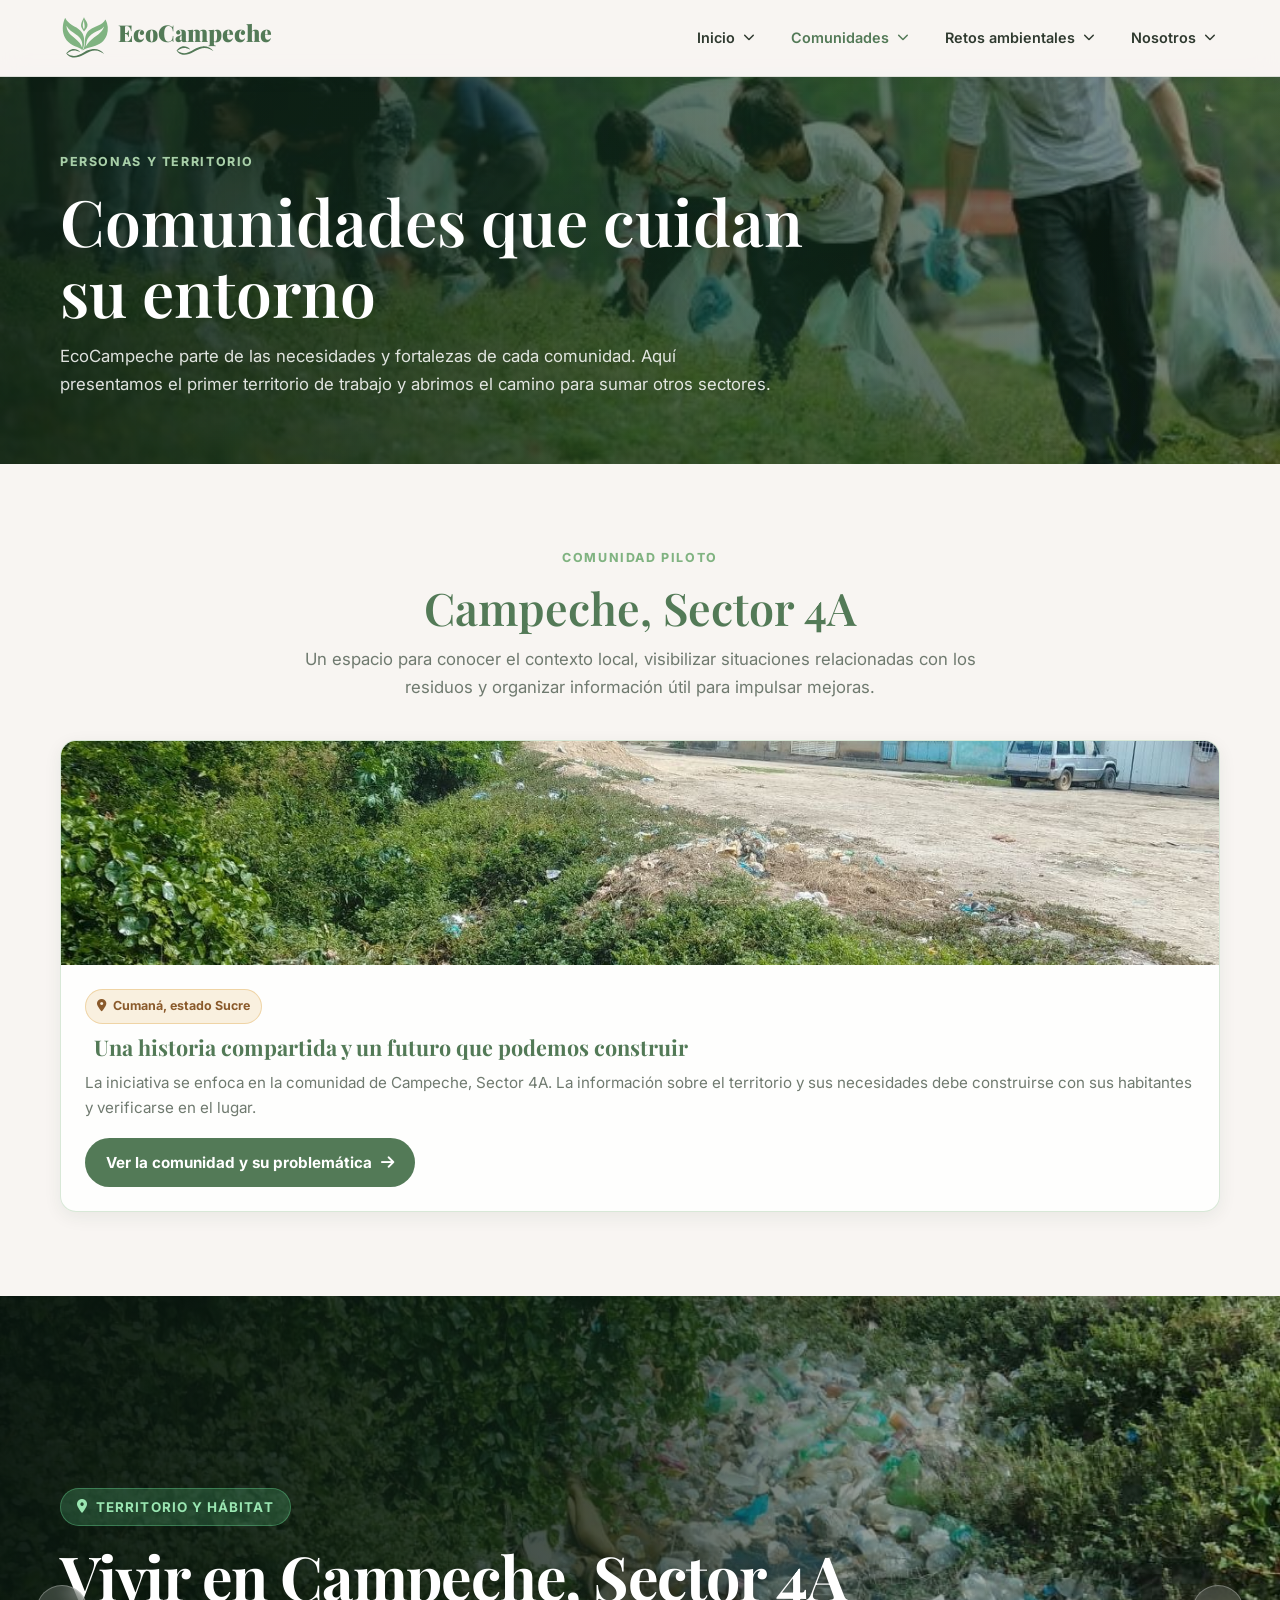
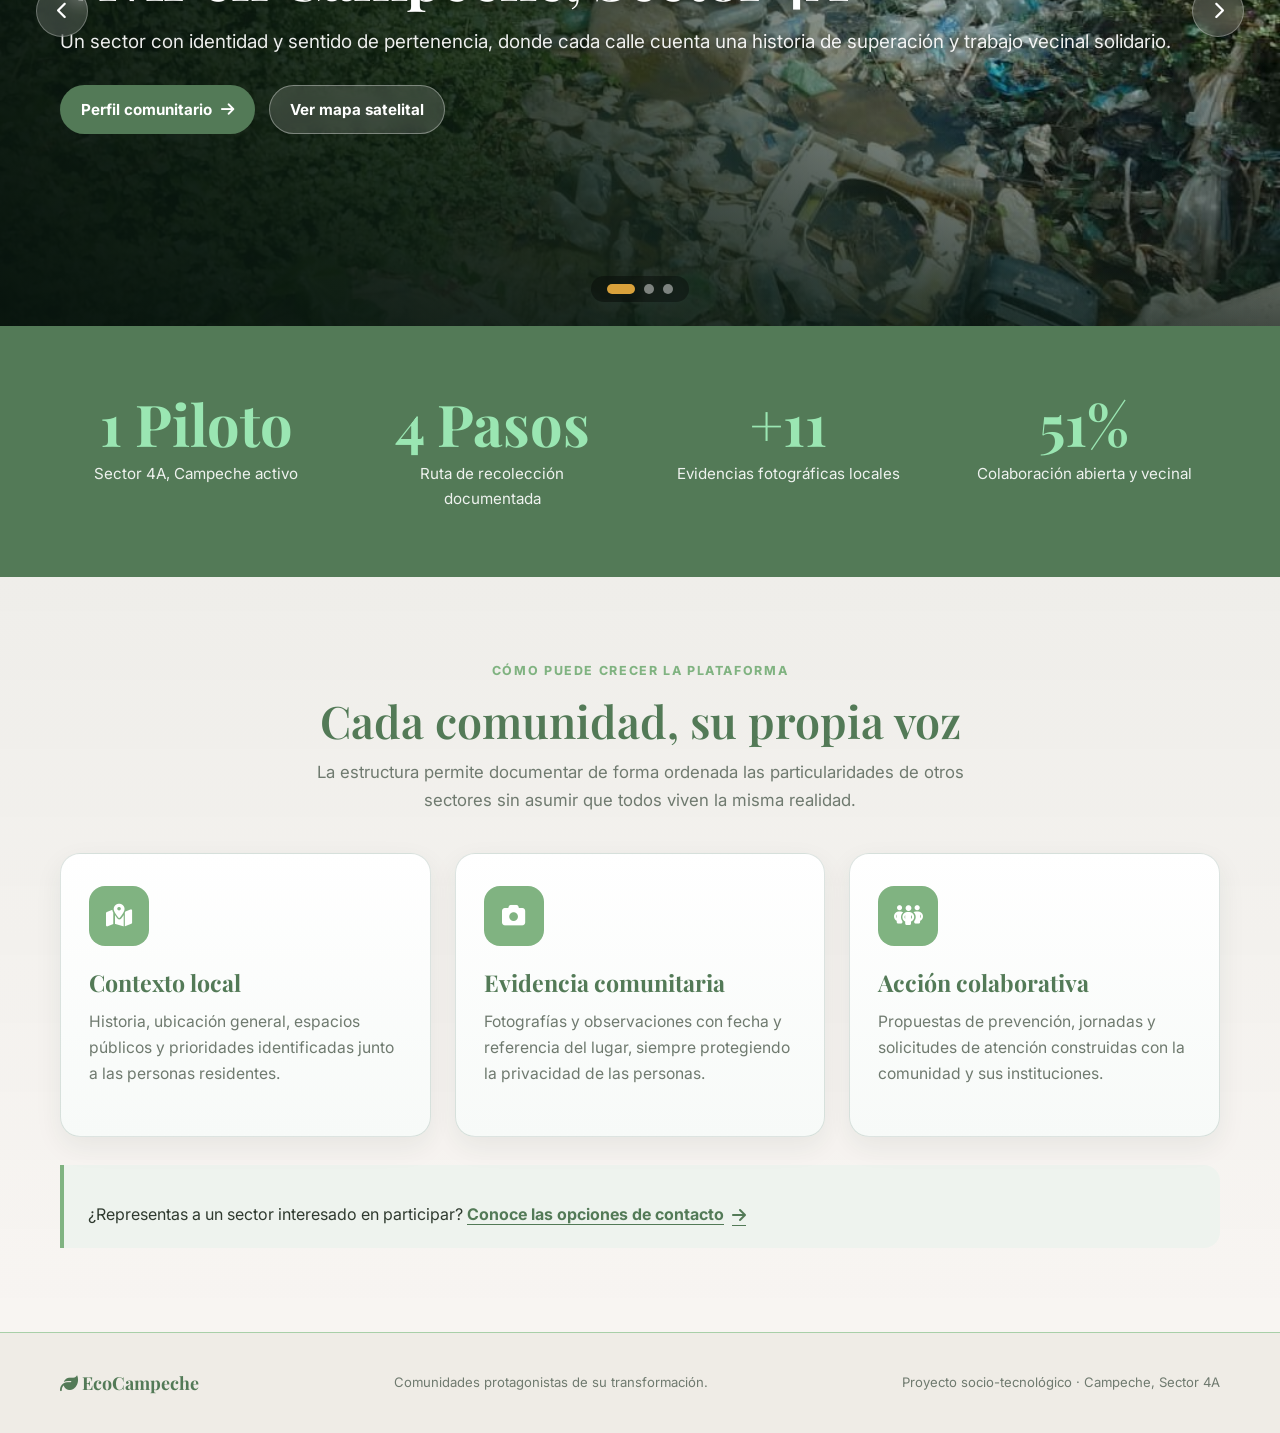
<file: comunidades.html>
<!DOCTYPE html>
<html lang="es">
<head>
    <meta charset="UTF-8">
    <meta name="viewport" content="width=device-width, initial-scale=1.0">
    <meta name="description" content="Conoce las comunidades que forman parte de EcoCampeche y descubre la comunidad piloto de Campeche, Sector 4A.">
    <title>Comunidades | EcoCampeche</title>
    <link rel="icon" href="assets/Logo Fancy.svg" type="image/svg+xml">
    <link rel="preconnect" href="https://fonts.googleapis.com">
    <link rel="preconnect" href="https://fonts.gstatic.com" crossorigin>
    <link href="https://fonts.googleapis.com/css2?family=Inter:wght@300;400;500;600;700&family=Playfair+Display:wght@600;700&display=swap" rel="stylesheet">
    <link rel="stylesheet" href="https://cdnjs.cloudflare.com/ajax/libs/font-awesome/6.5.1/css/all.min.css">
    <link rel="stylesheet" href="styles.css">
    <link rel="stylesheet" href="styles2.css">
    <script src="scripts.js" defer></script>
</head>
<body>
    <a class="enlace-saltar" href="#contenido">Saltar al contenido</a>

    <!-- Cabecera -->
    <header class="cabecera">
        <div class="cabecera__contenedor">
            <a href="index.html" class="cabecera__logo"><img src="assets/campeche.svg" alt="" aria-hidden="true"><span>EcoCampeche</span></a>

            <nav class="navegacion" id="menu-principal" aria-label="Navegación principal">
                <ul class="navegacion__lista">

                    <li class="navegacion__grupo">
                        <details class="navegacion__desplegable">
                            <summary>
                                <span>Inicio</span>
                                <i class="fa-solid fa-chevron-down" aria-hidden="true"></i>
                            </summary>
                            <ul class="navegacion__submenu">
                                <li><a class="navegacion__enlace" href="index.html"><i class="fa-solid fa-house" aria-hidden="true"></i> Portada y visión</a></li>
                                <li><a class="navegacion__enlace" href="index.html#proposito"><i class="fa-solid fa-bullseye" aria-hidden="true"></i> Propósito comunitario</a></li>
                                <li><a class="navegacion__enlace" href="index.html#iniciativas"><i class="fa-solid fa-hand-holding-heart" aria-hidden="true"></i> Iniciativas vecinales</a></li>
                                <li><a class="navegacion__enlace" href="index.html#carrusel-ecologia"><i class="fa-solid fa-images" aria-hidden="true"></i> Galería inmersiva</a></li>
                                <li><a class="navegacion__enlace" href="index.html#manual-recoleccion"><i class="fa-solid fa-list-check" aria-hidden="true"></i> Manual de recolección</a></li>
                                <li><a class="navegacion__enlace" href="index.html#video-comunitario"><i class="fa-solid fa-circle-play" aria-hidden="true"></i> Video de acción en comunidad</a></li>
                                <li><a class="navegacion__enlace" href="index.html#participa"><i class="fa-solid fa-users" aria-hidden="true"></i> Participa en el cambio</a></li>
                            </ul>
                        </details>
                    </li>


                    <li class="navegacion__grupo">
                        <details class="navegacion__desplegable activo">
                            <summary>
                                <span>Comunidades</span>
                                <i class="fa-solid fa-chevron-down" aria-hidden="true"></i>
                            </summary>
                            <ul class="navegacion__submenu">
                                <li><a class="navegacion__enlace activo" href="comunidades.html" aria-current="page"><i class="fa-solid fa-map-location-dot" aria-hidden="true"></i> Red de comunidades</a></li>
                                <li><a class="navegacion__enlace" href="campeche.html"><i class="fa-solid fa-location-dot" aria-hidden="true"></i> Campeche (Sector 4A)</a></li>
                                <li><a class="navegacion__enlace" href="campeche.html#historia-comunidad"><i class="fa-solid fa-landmark" aria-hidden="true"></i> Reseña histórica</a></li>
                                <li><a class="navegacion__enlace" href="campeche.html#carrusel-campeche"><i class="fa-solid fa-images" aria-hidden="true"></i> Galería inmersiva</a></li>
                                <li><a class="navegacion__enlace" href="campeche.html#registro-documental"><i class="fa-solid fa-camera-retro" aria-hidden="true"></i> Evidencias en terreno</a></li>
                                <li><a class="navegacion__enlace" href="campeche.html#ruta"><i class="fa-solid fa-route" aria-hidden="true"></i> Ruta comunitaria</a></li>
                                <li><a class="navegacion__enlace" href="direcciones.html"><i class="fa-solid fa-compass" aria-hidden="true"></i> Ubicación y mapa</a></li>
                            </ul>
                        </details>
                    </li>


                    <li class="navegacion__grupo">
                        <details class="navegacion__desplegable">
                            <summary>
                                <span>Retos ambientales</span>
                                <i class="fa-solid fa-chevron-down" aria-hidden="true"></i>
                            </summary>
                            <ul class="navegacion__submenu">
                                <li><a class="navegacion__enlace" href="problematica.html"><i class="fa-solid fa-triangle-exclamation" aria-hidden="true"></i> Diagnóstico general</a></li>
                                <li><a class="navegacion__enlace" href="problematica.html#clasificacion"><i class="fa-solid fa-recycle" aria-hidden="true"></i> Clasificación de residuos</a></li>
                                <li><a class="navegacion__enlace" href="problematica.html#punzocortantes"><i class="fa-solid fa-shield-halved" aria-hidden="true"></i> Resguardo de punzocortantes</a></li>
                                <li><a class="navegacion__enlace" href="problematica.html#salud"><i class="fa-solid fa-heart-pulse" aria-hidden="true"></i> Salud y prevención</a></li>
                                <li><a class="navegacion__enlace" href="problematica.html#visibilizar"><i class="fa-solid fa-file-signature" aria-hidden="true"></i> Cómo documentar</a></li>
                                <li><a class="navegacion__enlace" href="problematica.html#entes"><i class="fa-solid fa-building-columns" aria-hidden="true"></i> Entes y reporte formal</a></li>
                            </ul>
                        </details>
                    </li>


                    <li class="navegacion__grupo">
                        <details class="navegacion__desplegable">
                            <summary>
                                <span>Nosotros</span>
                                <i class="fa-solid fa-chevron-down" aria-hidden="true"></i>
                            </summary>
                            <ul class="navegacion__submenu">
                                <li><a class="navegacion__enlace" href="nosotros.html"><i class="fa-solid fa-handshake-angle" aria-hidden="true"></i> Compromiso y equipo</a></li>
                                <li><a class="navegacion__enlace" href="nosotros.html#metas"><i class="fa-solid fa-bullseye" aria-hidden="true"></i> Propósito del proyecto</a></li>
                                <li><a class="navegacion__enlace" href="contacto.html"><i class="fa-solid fa-envelope" aria-hidden="true"></i> Contacto y colaboración</a></li>
                            </ul>
                        </details>
                    </li>
                </ul>
            </nav>
            <button class="cabecera__alternar" id="alternar-menu" type="button" aria-label="Abrir menú" aria-expanded="false" aria-controls="menu-principal"><i class="fa-solid fa-bars" aria-hidden="true"></i></button>
        </div>
    </header>

    <main id="contenido">
        <!-- Comunidades -->
        <section class="encabezado-pagina encabezado-pagina--con-imagen" aria-labelledby="titulo-pagina">
            <img class="encabezado-pagina__imagen" src="assets/ecologia/photo_4_2026-11-04_13-33-26.jpg" alt="" aria-hidden="true" width="600" height="359" fetchpriority="high">
            <div class="contenedor">
                <p class="antetitulo">Personas y territorio</p>
                <h1 class="encabezado-pagina__titulo" id="titulo-pagina">Comunidades que cuidan su entorno</h1>
                <p class="encabezado-pagina__texto">EcoCampeche parte de las necesidades y fortalezas de cada comunidad. Aquí presentamos el primer territorio de trabajo y abrimos el camino para sumar otros sectores.</p>
            </div>
        </section>

        <section class="seccion" data-animar="deslizar-arriba">
            <div class="contenedor">
                <p class="antetitulo">Comunidad piloto</p>
                <h2 class="seccion__titulo">Campeche, Sector 4A</h2>
                <p class="seccion__subtitulo">Un espacio para conocer el contexto local, visibilizar situaciones relacionadas con los residuos y organizar información útil para impulsar mejoras.</p>

                <article class="tarjeta" data-animar="zoom">
                    <img class="tarjeta__imagen" src="assets/photo_3_2026-11-03_22-52-02.jpg" alt="Residuos acumulados en un espacio abierto de la comunidad Campeche" loading="lazy">
                    <div class="tarjeta__contenido">
                        <span class="etiqueta"><i class="fa-solid fa-location-dot" aria-hidden="true"></i> Cumaná, estado Sucre</span>
                        <h3 class="tarjeta__titulo tarjeta__titulo--separado">Una historia compartida y un futuro que podemos construir</h3>
                        <p class="tarjeta__texto">La iniciativa se enfoca en la comunidad de Campeche, Sector 4A. La información sobre el territorio y sus necesidades debe construirse con sus habitantes y verificarse en el lugar.</p>
                        <a class="boton boton--principal tarjeta__accion" href="campeche.html">Ver la comunidad y su problemática <i class="fa-solid fa-arrow-right" aria-hidden="true"></i></a>
                    </div>
                </article>
            </div>
        </section>

        <!-- Carrusel a pantalla sumergida: comunidades -->
        <section class="carrusel-sumergido" id="carrusel-comunidades" aria-label="Galería inmersiva del territorio comunitario">
            <div class="carrusel-sumergido__pista">

                <div class="carrusel-sumergido__diapositiva activa">
                    <img class="carrusel-sumergido__fondo" src="assets/photo_1_2026-11-03_22-52-02.jpg" alt="Panorama territorial de Campeche" loading="lazy">
                    <div class="carrusel-sumergido__capa" aria-hidden="true"></div>
                    <div class="contenedor carrusel-sumergido__contenido">
                        <div class="carrusel-sumergido__tarjeta">
                            <span class="carrusel-sumergido__pildora"><i class="fa-solid fa-location-dot" aria-hidden="true"></i> Territorio y Hábitat</span>
                            <h2 class="carrusel-sumergido__titulo">Vivir en Campeche, Sector 4A</h2>
                            <p class="carrusel-sumergido__descripcion">Un sector con identidad y sentido de pertenencia, donde cada calle cuenta una historia de superación y trabajo vecinal solidario.</p>
                            <div class="carrusel-sumergido__acciones">
                                <a class="boton boton--principal" href="campeche.html">Perfil comunitario <i class="fa-solid fa-arrow-right" aria-hidden="true"></i></a>
                                <a class="boton boton--cristal" href="direcciones.html">Ver mapa satelital</a>
                            </div>
                        </div>
                    </div>
                </div>


                <div class="carrusel-sumergido__diapositiva">
                    <img class="carrusel-sumergido__fondo" src="assets/photo_4_2026-11-03_22-52-02.jpg" alt="Calles y puntos de recolección en Campeche" loading="lazy">
                    <div class="carrusel-sumergido__capa" aria-hidden="true"></div>
                    <div class="contenedor carrusel-sumergido__contenido">
                        <div class="carrusel-sumergido__tarjeta">
                            <span class="carrusel-sumergido__pildora"><i class="fa-solid fa-route" aria-hidden="true"></i> Rutas comunitarias</span>
                            <h2 class="carrusel-sumergido__titulo">Mapeo participativo de necesidades</h2>
                            <p class="carrusel-sumergido__descripcion">Identificar los puntos críticos de acumulación junto a los residentes permite enfocar las solicitudes y jornadas de atención pública.</p>
                            <div class="carrusel-sumergido__acciones">
                                <a class="boton boton--principal" href="campeche.html#ruta">Explorar la ruta <i class="fa-solid fa-arrow-right" aria-hidden="true"></i></a>
                            </div>
                        </div>
                    </div>
                </div>


                <div class="carrusel-sumergido__diapositiva">
                    <img class="carrusel-sumergido__fondo" src="assets/photo_7_2026-11-03_22-52-02.jpg" alt="Espacios comunes y áreas comunitarias" loading="lazy">
                    <div class="carrusel-sumergido__capa" aria-hidden="true"></div>
                    <div class="contenedor carrusel-sumergido__contenido">
                        <div class="carrusel-sumergido__tarjeta">
                            <span class="carrusel-sumergido__pildora"><i class="fa-solid fa-handshake" aria-hidden="true"></i> Participación</span>
                            <h2 class="carrusel-sumergido__titulo">Red de comunidades activas</h2>
                            <p class="carrusel-sumergido__descripcion">Esta plataforma sociotecnológica está diseñada para crecer e incorporar nuevos sectores del estado Sucre y de toda Venezuela.</p>
                            <div class="carrusel-sumergido__acciones">
                                <a class="boton boton--principal" href="contacto.html">Sumar mi comunidad <i class="fa-solid fa-arrow-right" aria-hidden="true"></i></a>
                            </div>
                        </div>
                    </div>
                </div>
            </div>


            <button class="carrusel-sumergido__control carrusel-sumergido__control--anterior" type="button" aria-label="Diapositiva anterior">
                <i class="fa-solid fa-chevron-left" aria-hidden="true"></i>
            </button>
            <button class="carrusel-sumergido__control carrusel-sumergido__control--siguiente" type="button" aria-label="Diapositiva siguiente">
                <i class="fa-solid fa-chevron-right" aria-hidden="true"></i>
            </button>
            <div class="carrusel-sumergido__indicadores" aria-label="Selector de diapositivas"></div>
        </section>

        <!-- Barra de impacto comunitario -->
        <section class="barra-impacto" aria-label="Métricas de comunidad">
            <div class="contenedor">
                <div class="rejilla-impacto">
                    <div class="impacto-item" data-animar="zoom">
                        <div class="impacto-item__numero" data-contador="1" data-sufijo=" Piloto">1 Piloto</div>
                        <p class="impacto-item__etiqueta">Sector 4A, Campeche activo</p>
                    </div>
                    <div class="impacto-item" data-animar="zoom">
                        <div class="impacto-item__numero" data-contador="4" data-sufijo=" Pasos">4 Pasos</div>
                        <p class="impacto-item__etiqueta">Ruta de recolección documentada</p>
                    </div>
                    <div class="impacto-item" data-animar="zoom">
                        <div class="impacto-item__numero" data-contador="11" data-prefijo="+">+11</div>
                        <p class="impacto-item__etiqueta">Evidencias fotográficas locales</p>
                    </div>
                    <div class="impacto-item" data-animar="zoom">
                        <div class="impacto-item__numero" data-contador="100" data-sufijo="%">100%</div>
                        <p class="impacto-item__etiqueta">Colaboración abierta y vecinal</p>
                    </div>
                </div>
            </div>
        </section>

        <section class="seccion seccion--suave" data-animar="deslizar-arriba">
            <div class="contenedor">
                <p class="antetitulo">Cómo puede crecer la plataforma</p>
                <h2 class="seccion__titulo">Cada comunidad, su propia voz</h2>
                <p class="seccion__subtitulo">La estructura permite documentar de forma ordenada las particularidades de otros sectores sin asumir que todos viven la misma realidad.</p>
                <div class="rejilla rejilla--3-columnas">
                    <article class="tarjeta tarjeta-destacada">
                        <div class="tarjeta__contenido">
                            <span class="tarjeta__icono"><i class="fa-solid fa-map-location-dot" aria-hidden="true"></i></span>
                            <h3 class="tarjeta__titulo">Contexto local</h3>
                            <p class="tarjeta__texto">Historia, ubicación general, espacios públicos y prioridades identificadas junto a las personas residentes.</p>
                        </div>
                    </article>
                    <article class="tarjeta tarjeta-destacada">
                        <div class="tarjeta__contenido">
                            <span class="tarjeta__icono"><i class="fa-solid fa-camera" aria-hidden="true"></i></span>
                            <h3 class="tarjeta__titulo">Evidencia comunitaria</h3>
                            <p class="tarjeta__texto">Fotografías y observaciones con fecha y referencia del lugar, siempre protegiendo la privacidad de las personas.</p>
                        </div>
                    </article>
                    <article class="tarjeta tarjeta-destacada">
                        <div class="tarjeta__contenido">
                            <span class="tarjeta__icono"><i class="fa-solid fa-people-group" aria-hidden="true"></i></span>
                            <h3 class="tarjeta__titulo">Acción colaborativa</h3>
                            <p class="tarjeta__texto">Propuestas de prevención, jornadas y solicitudes de atención construidas con la comunidad y sus instituciones.</p>
                        </div>
                    </article>
                </div>
                <div class="aviso">
                    <p>¿Representas a un sector interesado en participar? <a class="enlace-texto" href="contacto.html">Conoce las opciones de contacto <i class="fa-solid fa-arrow-right" aria-hidden="true"></i></a></p>
                </div>
            </div>
        </section>
    </main>

    <!-- Footer -->
    <footer class="pie">
        <div class="contenedor pie__contenido">
            <a href="index.html" class="pie__marca"><i class="fa-solid fa-leaf" aria-hidden="true"></i> EcoCampeche</a>
            <p class="pie__texto">Comunidades protagonistas de su transformación.</p>
            <p class="pie__texto pie__credito">Proyecto socio-tecnológico · Campeche, Sector 4A</p>
        </div>
    </footer>
</body>
</html>
</file>
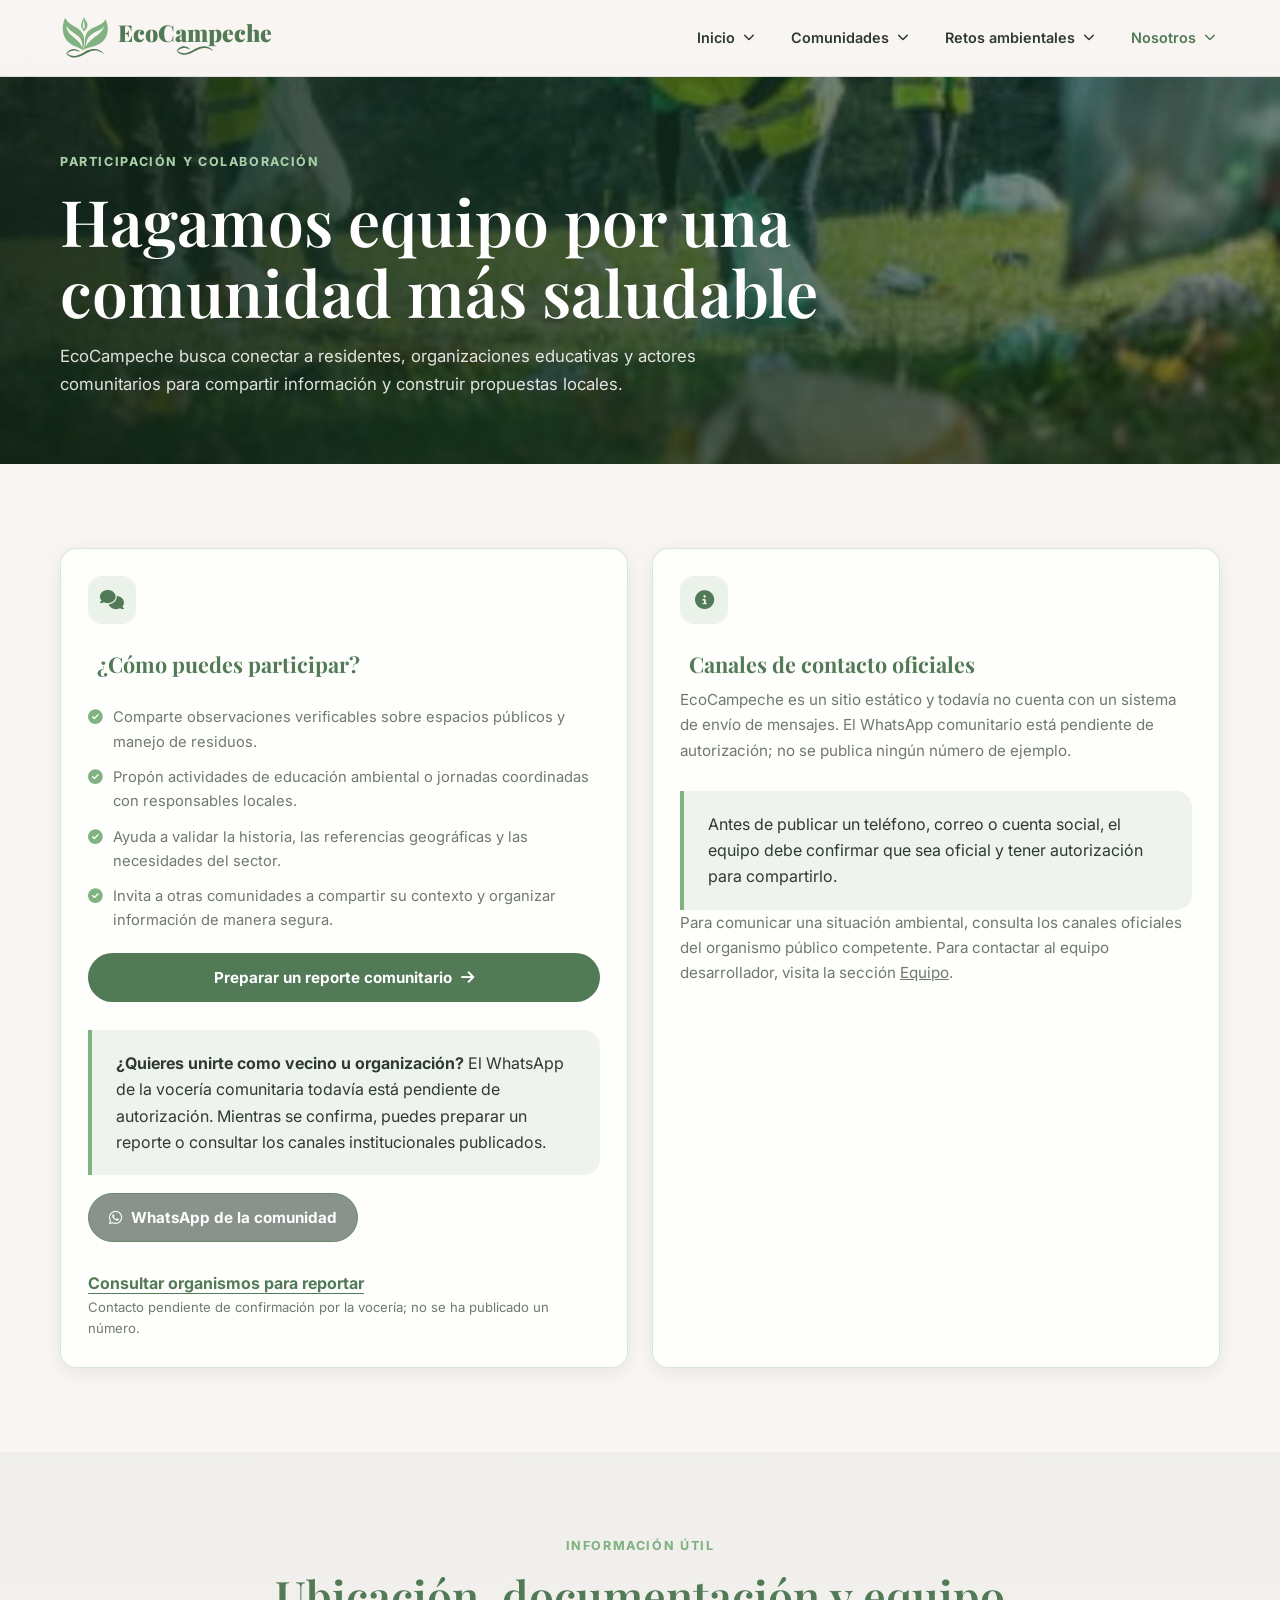
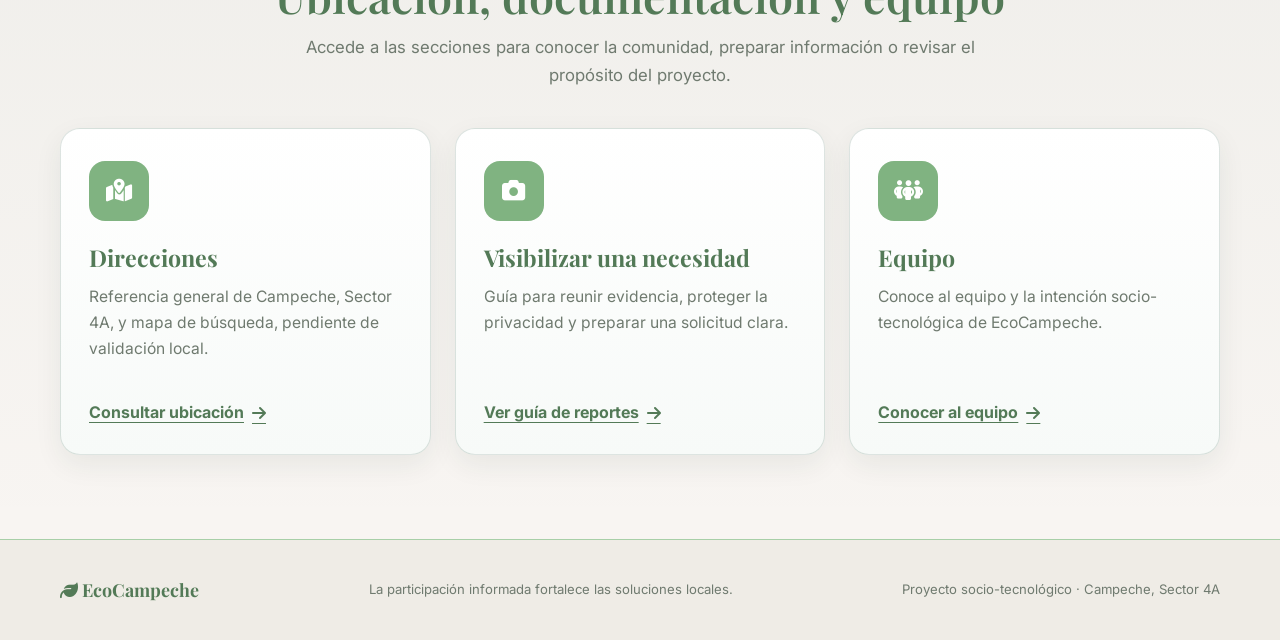
<file: contacto.html>
<!DOCTYPE html>
<html lang="es">
<head>
    <meta charset="UTF-8">
    <meta name="viewport" content="width=device-width, initial-scale=1.0">
    <meta name="description" content="Conoce cómo colaborar con EcoCampeche, consultar la ubicación de la comunidad y documentar una problemática ambiental.">
    <title>Contacto y participación | EcoCampeche</title>
    <link rel="icon" href="assets/Logo Fancy.svg" type="image/svg+xml">
    <link rel="preconnect" href="https://fonts.googleapis.com">
    <link rel="preconnect" href="https://fonts.gstatic.com" crossorigin>
    <link href="https://fonts.googleapis.com/css2?family=Inter:wght@300;400;500;600;700&family=Playfair+Display:wght@600;700&display=swap" rel="stylesheet">
    <link rel="stylesheet" href="https://cdnjs.cloudflare.com/ajax/libs/font-awesome/6.5.1/css/all.min.css">
    <link rel="stylesheet" href="styles.css">
    <link rel="stylesheet" href="styles2.css">
    <script src="scripts.js" defer></script>
</head>
<body>
    <a class="enlace-saltar" href="#contenido">Saltar al contenido</a>

    <!-- Cabecera -->
    <header class="cabecera">
        <div class="cabecera__contenedor">
            <a href="index.html" class="cabecera__logo"><img src="assets/campeche.svg" alt="" aria-hidden="true"><span>EcoCampeche</span></a>

            <nav class="navegacion" id="menu-principal" aria-label="Navegación principal">
                <ul class="navegacion__lista">

                    <li class="navegacion__grupo">
                        <details class="navegacion__desplegable">
                            <summary>
                                <span>Inicio</span>
                                <i class="fa-solid fa-chevron-down" aria-hidden="true"></i>
                            </summary>
                            <ul class="navegacion__submenu">
                                <li><a class="navegacion__enlace" href="index.html"><i class="fa-solid fa-house" aria-hidden="true"></i> Portada y visión</a></li>
                                <li><a class="navegacion__enlace" href="index.html#proposito"><i class="fa-solid fa-bullseye" aria-hidden="true"></i> Propósito comunitario</a></li>
                                <li><a class="navegacion__enlace" href="index.html#iniciativas"><i class="fa-solid fa-hand-holding-heart" aria-hidden="true"></i> Iniciativas vecinales</a></li>
                                <li><a class="navegacion__enlace" href="index.html#carrusel-ecologia"><i class="fa-solid fa-images" aria-hidden="true"></i> Galería inmersiva</a></li>
                                <li><a class="navegacion__enlace" href="index.html#manual-recoleccion"><i class="fa-solid fa-list-check" aria-hidden="true"></i> Manual de recolección</a></li>
                                <li><a class="navegacion__enlace" href="index.html#video-comunitario"><i class="fa-solid fa-circle-play" aria-hidden="true"></i> Video de acción en comunidad</a></li>
                                <li><a class="navegacion__enlace" href="index.html#participa"><i class="fa-solid fa-users" aria-hidden="true"></i> Participa en el cambio</a></li>
                            </ul>
                        </details>
                    </li>


                    <li class="navegacion__grupo">
                        <details class="navegacion__desplegable">
                            <summary>
                                <span>Comunidades</span>
                                <i class="fa-solid fa-chevron-down" aria-hidden="true"></i>
                            </summary>
                            <ul class="navegacion__submenu">
                                <li><a class="navegacion__enlace" href="comunidades.html"><i class="fa-solid fa-map-location-dot" aria-hidden="true"></i> Red de comunidades</a></li>
                                <li><a class="navegacion__enlace" href="campeche.html"><i class="fa-solid fa-location-dot" aria-hidden="true"></i> Campeche (Sector 4A)</a></li>
                                <li><a class="navegacion__enlace" href="campeche.html#historia-comunidad"><i class="fa-solid fa-landmark" aria-hidden="true"></i> Reseña histórica</a></li>
                                <li><a class="navegacion__enlace" href="campeche.html#carrusel-campeche"><i class="fa-solid fa-images" aria-hidden="true"></i> Galería inmersiva</a></li>
                                <li><a class="navegacion__enlace" href="campeche.html#registro-documental"><i class="fa-solid fa-camera-retro" aria-hidden="true"></i> Evidencias en terreno</a></li>
                                <li><a class="navegacion__enlace" href="campeche.html#ruta"><i class="fa-solid fa-route" aria-hidden="true"></i> Ruta comunitaria</a></li>
                                <li><a class="navegacion__enlace" href="direcciones.html"><i class="fa-solid fa-compass" aria-hidden="true"></i> Ubicación y mapa</a></li>
                            </ul>
                        </details>
                    </li>


                    <li class="navegacion__grupo">
                        <details class="navegacion__desplegable">
                            <summary>
                                <span>Retos ambientales</span>
                                <i class="fa-solid fa-chevron-down" aria-hidden="true"></i>
                            </summary>
                            <ul class="navegacion__submenu">
                                <li><a class="navegacion__enlace" href="problematica.html"><i class="fa-solid fa-triangle-exclamation" aria-hidden="true"></i> Diagnóstico general</a></li>
                                <li><a class="navegacion__enlace" href="problematica.html#clasificacion"><i class="fa-solid fa-recycle" aria-hidden="true"></i> Clasificación de residuos</a></li>
                                <li><a class="navegacion__enlace" href="problematica.html#punzocortantes"><i class="fa-solid fa-shield-halved" aria-hidden="true"></i> Resguardo de punzocortantes</a></li>
                                <li><a class="navegacion__enlace" href="problematica.html#salud"><i class="fa-solid fa-heart-pulse" aria-hidden="true"></i> Salud y prevención</a></li>
                                <li><a class="navegacion__enlace" href="problematica.html#visibilizar"><i class="fa-solid fa-file-signature" aria-hidden="true"></i> Cómo documentar</a></li>
                                <li><a class="navegacion__enlace" href="problematica.html#entes"><i class="fa-solid fa-building-columns" aria-hidden="true"></i> Entes y reporte formal</a></li>
                            </ul>
                        </details>
                    </li>


                    <li class="navegacion__grupo">
                        <details class="navegacion__desplegable activo">
                            <summary>
                                <span>Nosotros</span>
                                <i class="fa-solid fa-chevron-down" aria-hidden="true"></i>
                            </summary>
                            <ul class="navegacion__submenu">
                                <li><a class="navegacion__enlace" href="nosotros.html"><i class="fa-solid fa-handshake-angle" aria-hidden="true"></i> Compromiso y equipo</a></li>
                                <li><a class="navegacion__enlace" href="nosotros.html#metas"><i class="fa-solid fa-bullseye" aria-hidden="true"></i> Propósito del proyecto</a></li>
                                <li><a class="navegacion__enlace activo" href="contacto.html" aria-current="page"><i class="fa-solid fa-envelope" aria-hidden="true"></i> Contacto y colaboración</a></li>
                            </ul>
                        </details>
                    </li>
                </ul>
            </nav>
            <button class="cabecera__alternar" id="alternar-menu" type="button" aria-label="Abrir menú" aria-expanded="false" aria-controls="menu-principal"><i class="fa-solid fa-bars" aria-hidden="true"></i></button>
        </div>
    </header>

    <main id="contenido">
        <!-- Contacto -->
        <section class="encabezado-pagina encabezado-pagina--con-imagen" aria-labelledby="titulo-pagina">
            <img class="encabezado-pagina__imagen" src="assets/ecologia/photo_6_2026-11-04_13-33-26.jpg" alt="" aria-hidden="true" width="626" height="626" fetchpriority="high">
            <div class="contenedor">
                <p class="antetitulo">Participación y colaboración</p>
                <h1 class="encabezado-pagina__titulo" id="titulo-pagina">Hagamos equipo por una comunidad más saludable</h1>
                <p class="encabezado-pagina__texto">EcoCampeche busca conectar a residentes, organizaciones educativas y actores comunitarios para compartir información y construir propuestas locales.</p>
            </div>
        </section>

        <section class="seccion">
            <div class="contenedor">
                <div class="rejilla rejilla--2-columnas">
                    <article class="tarjeta tarjeta-direccion">
                        <span class="tarjeta__icono"><i class="fa-solid fa-comments" aria-hidden="true"></i></span>
                        <h2 class="tarjeta__titulo">¿Cómo puedes participar?</h2>
                        <ul class="tarjeta__lista">
                            <li><i class="fa-solid fa-circle-check" aria-hidden="true"></i><span>Comparte observaciones verificables sobre espacios públicos y manejo de residuos.</span></li>
                            <li><i class="fa-solid fa-circle-check" aria-hidden="true"></i><span>Propón actividades de educación ambiental o jornadas coordinadas con responsables locales.</span></li>
                            <li><i class="fa-solid fa-circle-check" aria-hidden="true"></i><span>Ayuda a validar la historia, las referencias geográficas y las necesidades del sector.</span></li>
                            <li><i class="fa-solid fa-circle-check" aria-hidden="true"></i><span>Invita a otras comunidades a compartir su contexto y organizar información de manera segura.</span></li>
                        </ul>
                        <a class="boton boton--principal" href="problematica.html#visibilizar">Preparar un reporte comunitario <i class="fa-solid fa-arrow-right" aria-hidden="true"></i></a>
                        <div class="aviso">
                            <p><strong>¿Quieres unirte como vecino u organización?</strong> El WhatsApp de la vocería comunitaria todavía está pendiente de autorización. Mientras se confirma, puedes preparar un reporte o consultar los canales institucionales publicados.</p>
                        </div>
                        <div class="acciones-contacto">
                            <button class="boton boton--secundario" type="button" disabled aria-describedby="estado-whatsapp-comunidad"><i class="fa-brands fa-whatsapp" aria-hidden="true"></i> WhatsApp de la comunidad</button>
                            <a class="enlace-texto" href="problematica.html#entes">Consultar organismos para reportar</a>
                        </div>
                        <p class="formulario__ayuda" id="estado-whatsapp-comunidad">Contacto pendiente de confirmación por la vocería; no se ha publicado un número.</p>
                    </article>

                    <article class="tarjeta tarjeta-direccion">
                        <span class="tarjeta__icono"><i class="fa-solid fa-circle-info" aria-hidden="true"></i></span>
                        <h2 class="tarjeta__titulo">Canales de contacto oficiales</h2>
                        <p class="tarjeta__texto">EcoCampeche es un sitio estático y todavía no cuenta con un sistema de envío de mensajes. El WhatsApp comunitario está pendiente de autorización; no se publica ningún número de ejemplo.</p>
                        <div class="aviso">
                            <p>Antes de publicar un teléfono, correo o cuenta social, el equipo debe confirmar que sea oficial y tener autorización para compartirlo.</p>
                        </div>
                        <p class="tarjeta__texto tarjeta__texto--separado">Para comunicar una situación ambiental, consulta los canales oficiales del organismo público competente. Para contactar al equipo desarrollador, visita la sección <a href="nosotros.html#contacto-desarrolladores">Equipo</a>.</p>
                    </article>
                </div>
            </div>
        </section>

        <section class="seccion seccion--suave">
            <div class="contenedor">
                <p class="antetitulo">Información útil</p>
                <h2 class="seccion__titulo">Ubicación, documentación y equipo</h2>
                <p class="seccion__subtitulo">Accede a las secciones para conocer la comunidad, preparar información o revisar el propósito del proyecto.</p>
                <div class="rejilla rejilla--3-columnas">
                    <article class="tarjeta tarjeta-destacada">
                        <div class="tarjeta__contenido">
                            <span class="tarjeta__icono"><i class="fa-solid fa-map-location-dot" aria-hidden="true"></i></span>
                            <h3 class="tarjeta__titulo">Direcciones</h3>
                            <p class="tarjeta__texto">Referencia general de Campeche, Sector 4A, y mapa de búsqueda, pendiente de validación local.</p>
                            <a class="enlace-texto" href="direcciones.html">Consultar ubicación <i class="fa-solid fa-arrow-right" aria-hidden="true"></i></a>
                        </div>
                    </article>
                    <article class="tarjeta tarjeta-destacada">
                        <div class="tarjeta__contenido">
                            <span class="tarjeta__icono"><i class="fa-solid fa-camera" aria-hidden="true"></i></span>
                            <h3 class="tarjeta__titulo">Visibilizar una necesidad</h3>
                            <p class="tarjeta__texto">Guía para reunir evidencia, proteger la privacidad y preparar una solicitud clara.</p>
                            <a class="enlace-texto" href="problematica.html">Ver guía de reportes <i class="fa-solid fa-arrow-right" aria-hidden="true"></i></a>
                        </div>
                    </article>
                    <article class="tarjeta tarjeta-destacada">
                        <div class="tarjeta__contenido">
                            <span class="tarjeta__icono"><i class="fa-solid fa-people-group" aria-hidden="true"></i></span>
                            <h3 class="tarjeta__titulo">Equipo</h3>
                            <p class="tarjeta__texto">Conoce al equipo y la intención socio-tecnológica de EcoCampeche.</p>
                            <a class="enlace-texto" href="nosotros.html">Conocer al equipo <i class="fa-solid fa-arrow-right" aria-hidden="true"></i></a>
                        </div>
                    </article>
                </div>
            </div>
        </section>
    </main>

    <!-- Footer -->
    <footer class="pie">
        <div class="contenedor pie__contenido">
            <a href="index.html" class="pie__marca"><i class="fa-solid fa-leaf" aria-hidden="true"></i> EcoCampeche</a>
            <p class="pie__texto">La participación informada fortalece las soluciones locales.</p>
            <p class="pie__texto pie__credito">Proyecto socio-tecnológico · Campeche, Sector 4A</p>
        </div>
    </footer>
</body>
</html>
</file>
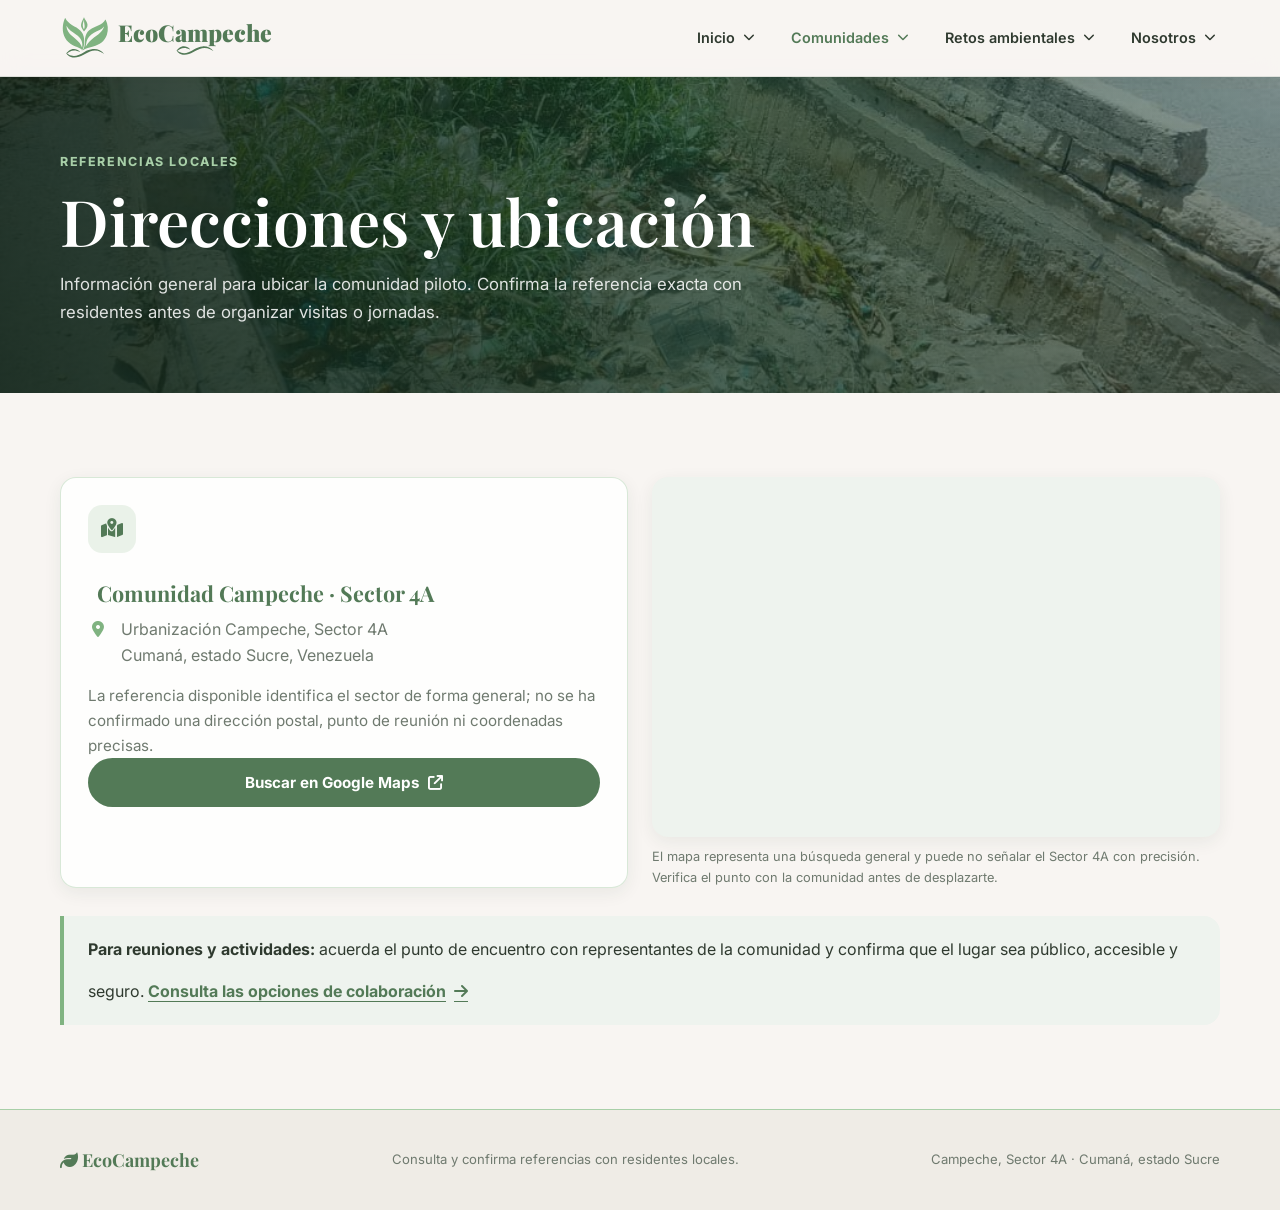
<file: direcciones.html>
<!DOCTYPE html>
<html lang="es">
<head>
    <meta charset="UTF-8">
    <meta name="viewport" content="width=device-width, initial-scale=1.0">
    <meta name="description" content="Referencia de ubicación para la comunidad Campeche, Sector 4A, en Cumaná, estado Sucre.">
    <title>Direcciones | EcoCampeche</title>
    <link rel="icon" href="assets/Logo Fancy.svg" type="image/svg+xml">
    <link rel="preconnect" href="https://fonts.googleapis.com">
    <link rel="preconnect" href="https://fonts.gstatic.com" crossorigin>
    <link href="https://fonts.googleapis.com/css2?family=Inter:wght@300;400;500;600;700&family=Playfair+Display:wght@600;700&display=swap" rel="stylesheet">
    <link rel="stylesheet" href="https://cdnjs.cloudflare.com/ajax/libs/font-awesome/6.5.1/css/all.min.css">
    <link rel="stylesheet" href="styles.css">
    <link rel="stylesheet" href="styles2.css">
    <script src="scripts.js" defer></script>
</head>
<body>
    <a class="enlace-saltar" href="#contenido">Saltar al contenido</a>


    <!-- Cabecera -->
    <header class="cabecera">
        <div class="cabecera__contenedor">
            <a href="index.html" class="cabecera__logo"><img src="assets/campeche.svg" alt="" aria-hidden="true"><span>EcoCampeche</span></a>

            <nav class="navegacion" id="menu-principal" aria-label="Navegación principal">
                <ul class="navegacion__lista">

                    <li class="navegacion__grupo">
                        <details class="navegacion__desplegable">
                            <summary>
                                <span>Inicio</span>
                                <i class="fa-solid fa-chevron-down" aria-hidden="true"></i>
                            </summary>
                            <ul class="navegacion__submenu">
                                <li><a class="navegacion__enlace" href="index.html"><i class="fa-solid fa-house" aria-hidden="true"></i> Portada y visión</a></li>
                                <li><a class="navegacion__enlace" href="index.html#proposito"><i class="fa-solid fa-bullseye" aria-hidden="true"></i> Propósito comunitario</a></li>
                                <li><a class="navegacion__enlace" href="index.html#iniciativas"><i class="fa-solid fa-hand-holding-heart" aria-hidden="true"></i> Iniciativas vecinales</a></li>
                                <li><a class="navegacion__enlace" href="index.html#carrusel-ecologia"><i class="fa-solid fa-images" aria-hidden="true"></i> Galería inmersiva</a></li>
                                <li><a class="navegacion__enlace" href="index.html#manual-recoleccion"><i class="fa-solid fa-list-check" aria-hidden="true"></i> Manual de recolección</a></li>
                                <li><a class="navegacion__enlace" href="index.html#video-comunitario"><i class="fa-solid fa-circle-play" aria-hidden="true"></i> Video de acción en comunidad</a></li>
                                <li><a class="navegacion__enlace" href="index.html#participa"><i class="fa-solid fa-users" aria-hidden="true"></i> Participa en el cambio</a></li>
                            </ul>
                        </details>
                    </li>


                    <li class="navegacion__grupo">
                        <details class="navegacion__desplegable activo">
                            <summary>
                                <span>Comunidades</span>
                                <i class="fa-solid fa-chevron-down" aria-hidden="true"></i>
                            </summary>
                            <ul class="navegacion__submenu">
                                <li><a class="navegacion__enlace" href="comunidades.html"><i class="fa-solid fa-map-location-dot" aria-hidden="true"></i> Red de comunidades</a></li>
                                <li><a class="navegacion__enlace" href="campeche.html"><i class="fa-solid fa-location-dot" aria-hidden="true"></i> Campeche (Sector 4A)</a></li>
                                <li><a class="navegacion__enlace" href="campeche.html#historia-comunidad"><i class="fa-solid fa-landmark" aria-hidden="true"></i> Reseña histórica</a></li>
                                <li><a class="navegacion__enlace" href="campeche.html#carrusel-campeche"><i class="fa-solid fa-images" aria-hidden="true"></i> Galería inmersiva</a></li>
                                <li><a class="navegacion__enlace" href="campeche.html#registro-documental"><i class="fa-solid fa-camera-retro" aria-hidden="true"></i> Evidencias en terreno</a></li>
                                <li><a class="navegacion__enlace" href="campeche.html#ruta"><i class="fa-solid fa-route" aria-hidden="true"></i> Ruta comunitaria</a></li>
                                <li><a class="navegacion__enlace activo" href="direcciones.html" aria-current="page"><i class="fa-solid fa-compass" aria-hidden="true"></i> Ubicación y mapa</a></li>
                            </ul>
                        </details>
                    </li>


                    <li class="navegacion__grupo">
                        <details class="navegacion__desplegable">
                            <summary>
                                <span>Retos ambientales</span>
                                <i class="fa-solid fa-chevron-down" aria-hidden="true"></i>
                            </summary>
                            <ul class="navegacion__submenu">
                                <li><a class="navegacion__enlace" href="problematica.html"><i class="fa-solid fa-triangle-exclamation" aria-hidden="true"></i> Diagnóstico general</a></li>
                                <li><a class="navegacion__enlace" href="problematica.html#clasificacion"><i class="fa-solid fa-recycle" aria-hidden="true"></i> Clasificación de residuos</a></li>
                                <li><a class="navegacion__enlace" href="problematica.html#punzocortantes"><i class="fa-solid fa-shield-halved" aria-hidden="true"></i> Resguardo de punzocortantes</a></li>
                                <li><a class="navegacion__enlace" href="problematica.html#salud"><i class="fa-solid fa-heart-pulse" aria-hidden="true"></i> Salud y prevención</a></li>
                                <li><a class="navegacion__enlace" href="problematica.html#visibilizar"><i class="fa-solid fa-file-signature" aria-hidden="true"></i> Cómo documentar</a></li>
                                <li><a class="navegacion__enlace" href="problematica.html#entes"><i class="fa-solid fa-building-columns" aria-hidden="true"></i> Entes y reporte formal</a></li>
                            </ul>
                        </details>
                    </li>


                    <li class="navegacion__grupo">
                        <details class="navegacion__desplegable">
                            <summary>
                                <span>Nosotros</span>
                                <i class="fa-solid fa-chevron-down" aria-hidden="true"></i>
                            </summary>
                            <ul class="navegacion__submenu">
                                <li><a class="navegacion__enlace" href="nosotros.html"><i class="fa-solid fa-handshake-angle" aria-hidden="true"></i> Compromiso y equipo</a></li>
                                <li><a class="navegacion__enlace" href="nosotros.html#metas"><i class="fa-solid fa-bullseye" aria-hidden="true"></i> Propósito del proyecto</a></li>
                                <li><a class="navegacion__enlace" href="contacto.html"><i class="fa-solid fa-envelope" aria-hidden="true"></i> Contacto y colaboración</a></li>
                            </ul>
                        </details>
                    </li>
                </ul>
            </nav>
            <button class="cabecera__alternar" id="alternar-menu" type="button" aria-label="Abrir menú" aria-expanded="false" aria-controls="menu-principal"><i class="fa-solid fa-bars" aria-hidden="true"></i></button>
        </div>
    </header>

    <main id="contenido">
        <!-- Direcciones -->
        <section class="encabezado-pagina encabezado-pagina--con-imagen" aria-labelledby="titulo-pagina">
            <img class="encabezado-pagina__imagen" src="assets/photo_7_2026-11-03_22-52-02.jpg" alt="" aria-hidden="true" width="1040" height="780" fetchpriority="high">
            <div class="contenedor">
                <p class="antetitulo">Referencias locales</p>
                <h1 class="encabezado-pagina__titulo" id="titulo-pagina">Direcciones y ubicación</h1>
                <p class="encabezado-pagina__texto">Información general para ubicar la comunidad piloto. Confirma la referencia exacta con residentes antes de organizar visitas o jornadas.</p>
            </div>
        </section>

        <section class="seccion">
            <div class="contenedor">
                <div class="rejilla rejilla--2-columnas">
                    <article class="tarjeta tarjeta-direccion">
                        <span class="tarjeta__icono"><i class="fa-solid fa-map-location-dot" aria-hidden="true"></i></span>
                        <h2 class="tarjeta__titulo">Comunidad Campeche · Sector 4A</h2>
                        <p class="tarjeta-direccion__linea"><i class="fa-solid fa-location-dot" aria-hidden="true"></i><span>Urbanización Campeche, Sector 4A<br>Cumaná, estado Sucre, Venezuela</span></p>
                        <p class="tarjeta__texto">La referencia disponible identifica el sector de forma general; no se ha confirmado una dirección postal, punto de reunión ni coordenadas precisas.</p>
                        <a class="boton boton--principal" href="https://www.google.com/maps/search/?api=1&amp;query=Urbanizaci%C3%B3n%20Campeche%20Sector%204A%20Cuman%C3%A1%20Sucre%20Venezuela" target="_blank" rel="noopener noreferrer">Buscar en Google Maps <i class="fa-solid fa-arrow-up-right-from-square" aria-hidden="true"></i></a>
                    </article>
                    <div>
                        <div class="contenedor-mapa">
                            <iframe src="https://maps.google.com/maps?q=Urbanizaci%C3%B3n%20Campeche%20Sector%204A%20Cuman%C3%A1%20Sucre%20Venezuela&amp;output=embed" title="Mapa de búsqueda de la comunidad Campeche, Sector 4A, Cumaná" loading="lazy" referrerpolicy="no-referrer-when-downgrade"></iframe>
                        </div>
                        <p class="pie-de-imagen">El mapa representa una búsqueda general y puede no señalar el Sector 4A con precisión. Verifica el punto con la comunidad antes de desplazarte.</p>
                    </div>
                </div>

                <div class="aviso">
                    <p><strong>Para reuniones y actividades:</strong> acuerda el punto de encuentro con representantes de la comunidad y confirma que el lugar sea público, accesible y seguro. <a class="enlace-texto" href="contacto.html">Consulta las opciones de colaboración <i class="fa-solid fa-arrow-right" aria-hidden="true"></i></a></p>
                </div>
            </div>
        </section>
    </main>

    <!-- Footer -->
    <footer class="pie">
        <div class="contenedor pie__contenido">
            <a href="index.html" class="pie__marca"><i class="fa-solid fa-leaf" aria-hidden="true"></i> EcoCampeche</a>
            <p class="pie__texto">Consulta y confirma referencias con residentes locales.</p>
            <p class="pie__texto pie__credito">Campeche, Sector 4A · Cumaná, estado Sucre</p>
        </div>
    </footer>
</body>
</html>
</file>
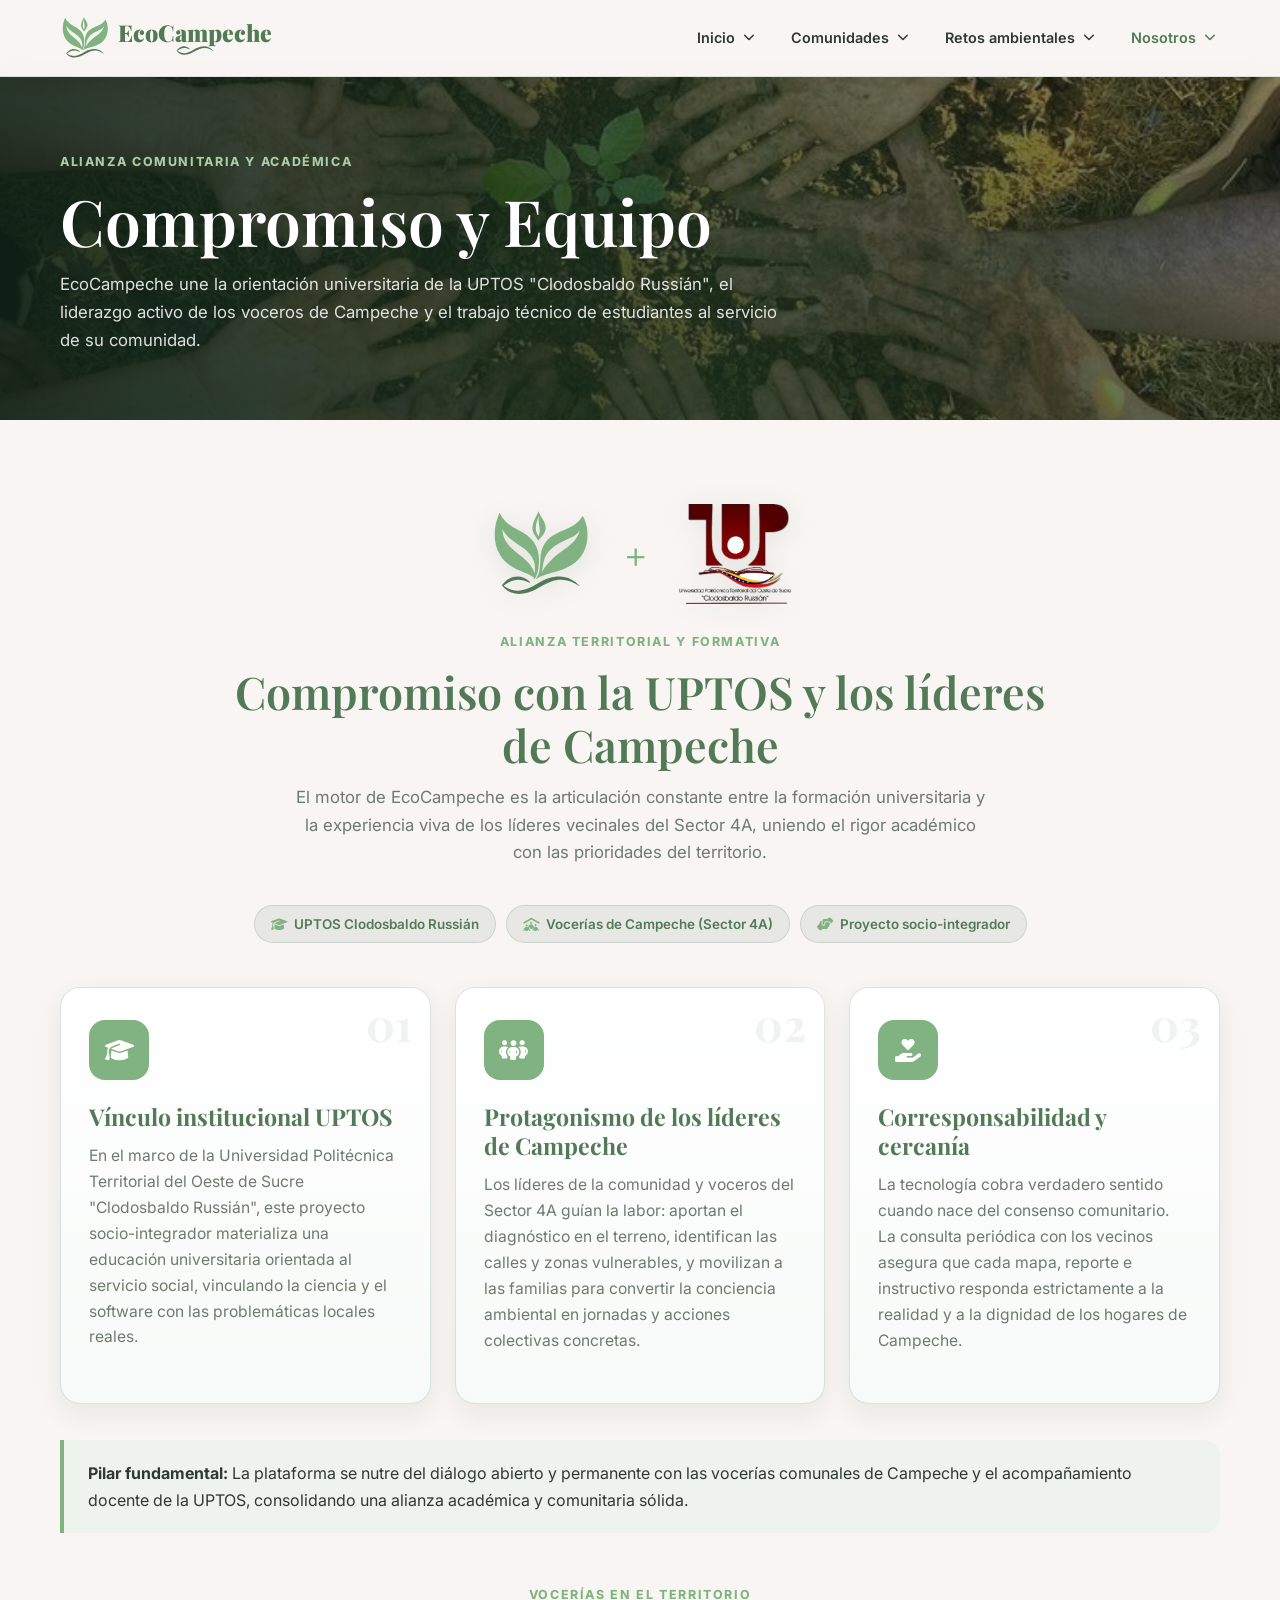
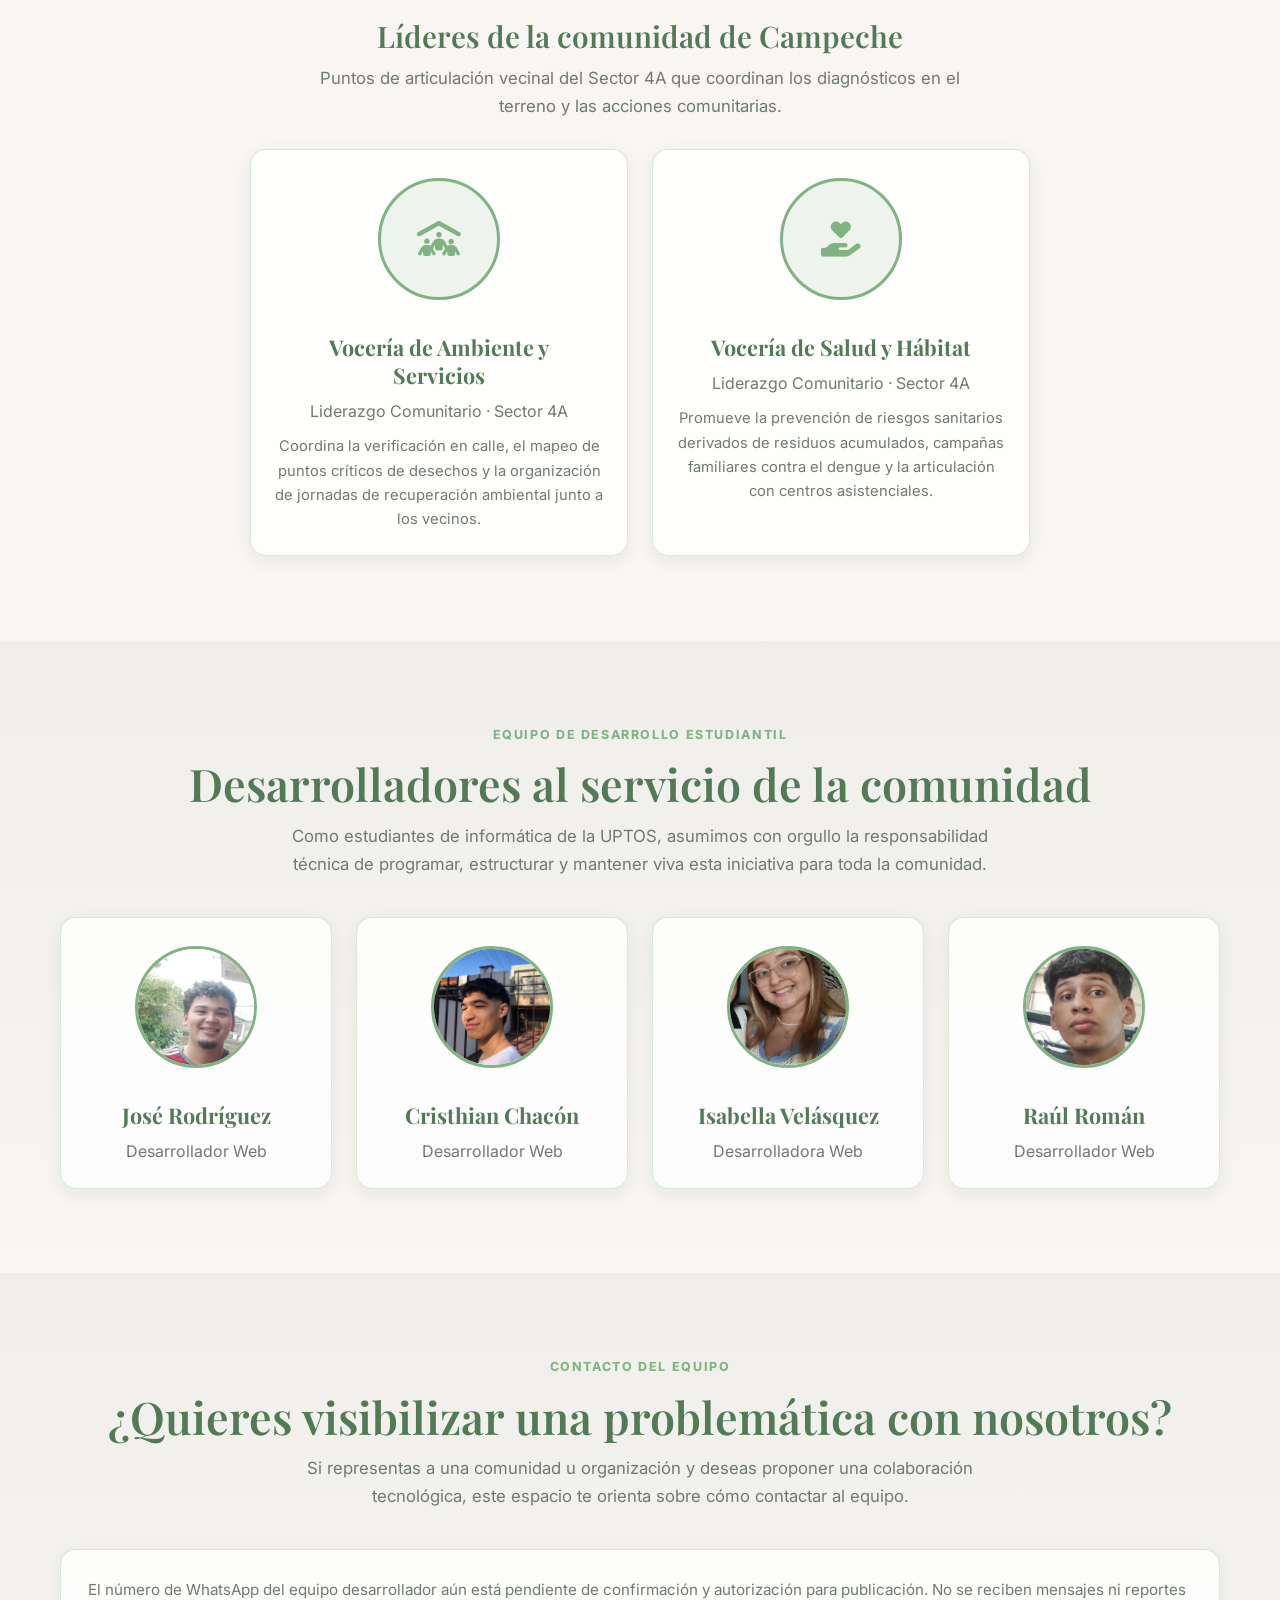
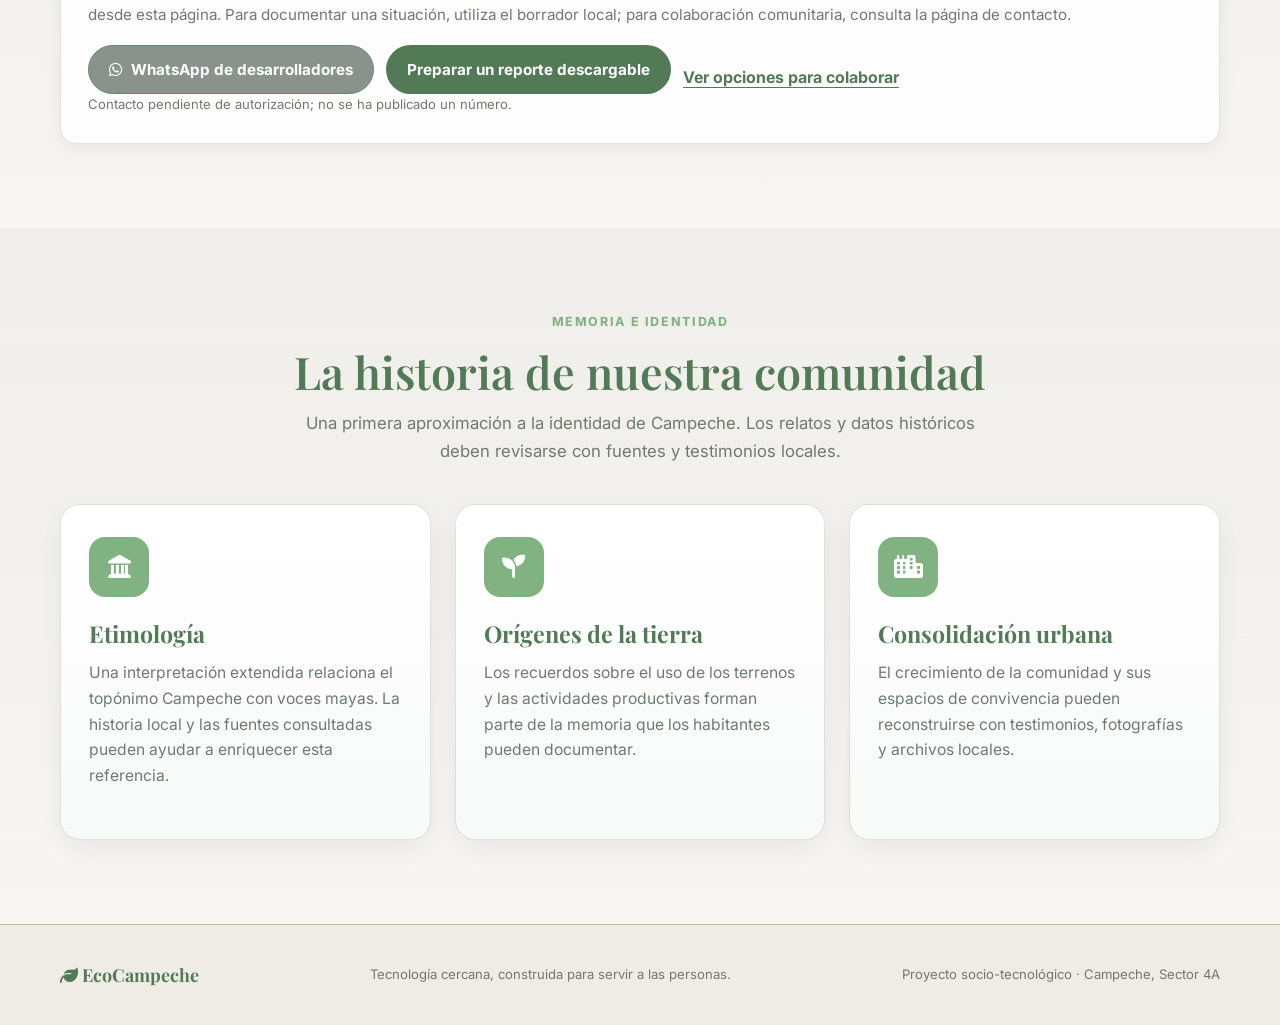
<file: nosotros.html>
<!DOCTYPE html>
<html lang="es">
<head>
    <meta charset="UTF-8">
    <meta name="viewport" content="width=device-width, initial-scale=1.0">
    <meta name="description" content="Conoce el compromiso de EcoCampeche con la UPTOS Clodosbaldo Russián, el liderazgo comunitario de Campeche y el equipo desarrollador.">
    <title>Compromiso y Equipo | EcoCampeche</title>
    <link rel="icon" href="assets/Logo Fancy.svg" type="image/svg+xml">
    <link rel="preconnect" href="https://fonts.googleapis.com">
    <link rel="preconnect" href="https://fonts.gstatic.com" crossorigin>
    <link href="https://fonts.googleapis.com/css2?family=Inter:wght@300;400;500;600;700&family=Playfair+Display:wght@600;700&display=swap" rel="stylesheet">
    <link rel="stylesheet" href="https://cdnjs.cloudflare.com/ajax/libs/font-awesome/6.5.1/css/all.min.css">
    <link rel="stylesheet" href="styles.css">
    <link rel="stylesheet" href="styles2.css">
    <script src="scripts.js" defer></script>
</head>
<body>
    <a class="enlace-saltar" href="#contenido">Saltar al contenido</a>

    <!-- Cabecera -->
    <header class="cabecera">
        <div class="cabecera__contenedor">
            <a href="index.html" class="cabecera__logo"><img src="assets/campeche.svg" alt="" aria-hidden="true"><span>EcoCampeche</span></a>

            <nav class="navegacion" id="menu-principal" aria-label="Navegación principal">
                <ul class="navegacion__lista">

                    <li class="navegacion__grupo">
                        <details class="navegacion__desplegable">
                            <summary>
                                <span>Inicio</span>
                                <i class="fa-solid fa-chevron-down" aria-hidden="true"></i>
                            </summary>
                            <ul class="navegacion__submenu">
                                <li><a class="navegacion__enlace" href="index.html"><i class="fa-solid fa-house" aria-hidden="true"></i> Portada y visión</a></li>
                                <li><a class="navegacion__enlace" href="index.html#proposito"><i class="fa-solid fa-bullseye" aria-hidden="true"></i> Propósito comunitario</a></li>
                                <li><a class="navegacion__enlace" href="index.html#iniciativas"><i class="fa-solid fa-hand-holding-heart" aria-hidden="true"></i> Iniciativas vecinales</a></li>
                                <li><a class="navegacion__enlace" href="index.html#carrusel-ecologia"><i class="fa-solid fa-images" aria-hidden="true"></i> Galería inmersiva</a></li>
                                <li><a class="navegacion__enlace" href="index.html#manual-recoleccion"><i class="fa-solid fa-list-check" aria-hidden="true"></i> Manual de recolección</a></li>
                                <li><a class="navegacion__enlace" href="index.html#video-comunitario"><i class="fa-solid fa-circle-play" aria-hidden="true"></i> Video de acción en comunidad</a></li>
                                <li><a class="navegacion__enlace" href="index.html#participa"><i class="fa-solid fa-users" aria-hidden="true"></i> Participa en el cambio</a></li>
                            </ul>
                        </details>
                    </li>


                    <li class="navegacion__grupo">
                        <details class="navegacion__desplegable">
                            <summary>
                                <span>Comunidades</span>
                                <i class="fa-solid fa-chevron-down" aria-hidden="true"></i>
                            </summary>
                            <ul class="navegacion__submenu">
                                <li><a class="navegacion__enlace" href="comunidades.html"><i class="fa-solid fa-map-location-dot" aria-hidden="true"></i> Red de comunidades</a></li>
                                <li><a class="navegacion__enlace" href="campeche.html"><i class="fa-solid fa-location-dot" aria-hidden="true"></i> Campeche (Sector 4A)</a></li>
                                <li><a class="navegacion__enlace" href="campeche.html#historia-comunidad"><i class="fa-solid fa-landmark" aria-hidden="true"></i> Reseña histórica</a></li>
                                <li><a class="navegacion__enlace" href="campeche.html#carrusel-campeche"><i class="fa-solid fa-images" aria-hidden="true"></i> Galería inmersiva</a></li>
                                <li><a class="navegacion__enlace" href="campeche.html#registro-documental"><i class="fa-solid fa-camera-retro" aria-hidden="true"></i> Evidencias en terreno</a></li>
                                <li><a class="navegacion__enlace" href="campeche.html#ruta"><i class="fa-solid fa-route" aria-hidden="true"></i> Ruta comunitaria</a></li>
                                <li><a class="navegacion__enlace" href="direcciones.html"><i class="fa-solid fa-compass" aria-hidden="true"></i> Ubicación y mapa</a></li>
                            </ul>
                        </details>
                    </li>


                    <li class="navegacion__grupo">
                        <details class="navegacion__desplegable">
                            <summary>
                                <span>Retos ambientales</span>
                                <i class="fa-solid fa-chevron-down" aria-hidden="true"></i>
                            </summary>
                            <ul class="navegacion__submenu">
                                <li><a class="navegacion__enlace" href="problematica.html"><i class="fa-solid fa-triangle-exclamation" aria-hidden="true"></i> Diagnóstico general</a></li>
                                <li><a class="navegacion__enlace" href="problematica.html#clasificacion"><i class="fa-solid fa-recycle" aria-hidden="true"></i> Clasificación de residuos</a></li>
                                <li><a class="navegacion__enlace" href="problematica.html#punzocortantes"><i class="fa-solid fa-shield-halved" aria-hidden="true"></i> Resguardo de punzocortantes</a></li>
                                <li><a class="navegacion__enlace" href="problematica.html#salud"><i class="fa-solid fa-heart-pulse" aria-hidden="true"></i> Salud y prevención</a></li>
                                <li><a class="navegacion__enlace" href="problematica.html#visibilizar"><i class="fa-solid fa-file-signature" aria-hidden="true"></i> Cómo documentar</a></li>
                                <li><a class="navegacion__enlace" href="problematica.html#entes"><i class="fa-solid fa-building-columns" aria-hidden="true"></i> Entes y reporte formal</a></li>
                            </ul>
                        </details>
                    </li>


                    <li class="navegacion__grupo">
                        <details class="navegacion__desplegable activo">
                            <summary>
                                <span>Nosotros</span>
                                <i class="fa-solid fa-chevron-down" aria-hidden="true"></i>
                            </summary>
                            <ul class="navegacion__submenu">
                                <li><a class="navegacion__enlace activo" href="nosotros.html" aria-current="page"><i class="fa-solid fa-handshake-angle" aria-hidden="true"></i> Compromiso y comunidad</a></li>
                                <li><a class="navegacion__enlace" href="nosotros.html#desarrolladores"><i class="fa-solid fa-laptop-code" aria-hidden="true"></i> Desarrolladores</a></li>
                                <li><a class="navegacion__enlace" href="nosotros.html#metas"><i class="fa-solid fa-bullseye" aria-hidden="true"></i> Propósito del proyecto</a></li>
                                <li><a class="navegacion__enlace" href="contacto.html"><i class="fa-solid fa-envelope" aria-hidden="true"></i> Contacto y colaboración</a></li>
                            </ul>
                        </details>
                    </li>
                </ul>
            </nav>
            <button class="cabecera__alternar" id="alternar-menu" type="button" aria-label="Abrir menú" aria-expanded="false" aria-controls="menu-principal"><i class="fa-solid fa-bars" aria-hidden="true"></i></button>
        </div>
    </header>

    <main id="contenido">
        <!-- Encabezado Nosotros: Compromiso comunitario, institucional y equipo -->
        <section class="encabezado-pagina encabezado-pagina--con-imagen" aria-labelledby="titulo-pagina">
            <img class="encabezado-pagina__imagen" src="assets/equipo.jpg" alt="" aria-hidden="true" width="936" height="936" fetchpriority="high">
            <div class="contenedor">
                <p class="antetitulo">Alianza comunitaria y académica</p>
                <h1 class="encabezado-pagina__titulo" id="titulo-pagina">Compromiso y Equipo</h1>
                <p class="encabezado-pagina__texto">EcoCampeche une la orientación universitaria de la UPTOS "Clodosbaldo Russián", el liderazgo activo de los voceros de Campeche y el trabajo técnico de estudiantes al servicio de su comunidad.</p>
            </div>
        </section>

        <!-- PRIMER LUGAR: Compromiso con la UPTOS y líderes de la comunidad de Campeche -->
        <section class="seccion" id="compromiso" aria-labelledby="titulo-compromiso" data-animar="deslizar-arriba">
            <div class="contenedor">
                <!-- Identidad institucional: Logos EcoCampeche y UPTOS -->
                <div class="colaboracion-uptos__logos">
                    <img class="colaboracion-uptos__logo-eco-img" src="assets/campeche.svg" alt="Logo de EcoCampeche" loading="lazy">
                    <div class="colaboracion-uptos__separador" aria-hidden="true">
                        <span class="colaboracion-uptos__x">+</span>
                    </div>
                    <img class="colaboracion-uptos__logo-img" src="assets/logouptos.png" alt="Logo de la UPTOS Clodosbaldo Russián" loading="lazy">
                </div>

                <div class="texto-centrado" style="max-width: 820px; margin: 28px auto 44px; text-align: center;">
                    <p class="antetitulo">Alianza territorial y formativa</p>
                    <h2 class="seccion__titulo" id="titulo-compromiso">Compromiso con la UPTOS y los líderes de Campeche</h2>
                    <p class="seccion__subtitulo">El motor de EcoCampeche es la articulación constante entre la formación universitaria y la experiencia viva de los líderes vecinales del Sector 4A, uniendo el rigor académico con las prioridades del territorio.</p>
                    
                    <div class="colaboracion-uptos__etiquetas" style="margin-top: 18px;">
                        <span class="colaboracion-uptos__etiqueta"><i class="fa-solid fa-graduation-cap" aria-hidden="true"></i> UPTOS Clodosbaldo Russián</span>
                        <span class="colaboracion-uptos__etiqueta"><i class="fa-solid fa-people-roof" aria-hidden="true"></i> Vocerías de Campeche (Sector 4A)</span>
                        <span class="colaboracion-uptos__etiqueta"><i class="fa-solid fa-handshake-angle" aria-hidden="true"></i> Proyecto socio-integrador</span>
                    </div>
                </div>

                <!-- Pilares del compromiso -->
                <div class="rejilla rejilla--3-columnas">
                    <article class="tarjeta tarjeta-destacada">
                        <span class="tarjeta-destacada__numero" aria-hidden="true">01</span>
                        <div class="tarjeta__contenido">
                            <span class="tarjeta__icono"><i class="fa-solid fa-graduation-cap" aria-hidden="true"></i></span>
                            <h3 class="tarjeta__titulo">Vínculo institucional UPTOS</h3>
                            <p class="tarjeta__texto">En el marco de la Universidad Politécnica Territorial del Oeste de Sucre "Clodosbaldo Russián", este proyecto socio-integrador materializa una educación universitaria orientada al servicio social, vinculando la ciencia y el software con las problemáticas locales reales.</p>
                        </div>
                    </article>

                    <article class="tarjeta tarjeta-destacada">
                        <span class="tarjeta-destacada__numero" aria-hidden="true">02</span>
                        <div class="tarjeta__contenido">
                            <span class="tarjeta__icono"><i class="fa-solid fa-people-group" aria-hidden="true"></i></span>
                            <h3 class="tarjeta__titulo">Protagonismo de los líderes de Campeche</h3>
                            <p class="tarjeta__texto">Los líderes de la comunidad y voceros del Sector 4A guían la labor: aportan el diagnóstico en el terreno, identifican las calles y zonas vulnerables, y movilizan a las familias para convertir la conciencia ambiental en jornadas y acciones colectivas concretas.</p>
                        </div>
                    </article>

                    <article class="tarjeta tarjeta-destacada">
                        <span class="tarjeta-destacada__numero" aria-hidden="true">03</span>
                        <div class="tarjeta__contenido">
                            <span class="tarjeta__icono"><i class="fa-solid fa-hand-holding-heart" aria-hidden="true"></i></span>
                            <h3 class="tarjeta__titulo">Corresponsabilidad y cercanía</h3>
                            <p class="tarjeta__texto">La tecnología cobra verdadero sentido cuando nace del consenso comunitario. La consulta periódica con los vecinos asegura que cada mapa, reporte e instructivo responda estrictamente a la realidad y a la dignidad de los hogares de Campeche.</p>
                        </div>
                    </article>
                </div>

                <div class="aviso" style="margin-top: 36px;">
                    <p><strong>Pilar fundamental:</strong> La plataforma se nutre del diálogo abierto y permanente con las vocerías comunales de Campeche y el acompañamiento docente de la UPTOS, consolidando una alianza académica y comunitaria sólida.</p>
                </div>

                <!-- Tarjetas para los líderes de la comunidad -->
                <div class="bloque-lideres" style="margin-top: 52px;">
                    <div class="texto-centrado" style="text-align: center; margin-bottom: 28px;">
                        <p class="antetitulo">Vocerías en el territorio</p>
                        <h3 class="seccion__titulo" style="font-size: clamp(1.4rem, 2.6vw, 1.85rem);">Líderes de la comunidad de Campeche</h3>
                        <p class="seccion__subtitulo" style="max-width: 680px; margin: 0 auto;">Puntos de articulación vecinal del Sector 4A que coordinan los diagnósticos en el terreno y las acciones comunitarias.</p>
                    </div>

                    <div class="rejilla rejilla--2-columnas" style="max-width: 780px; margin: 0 auto;">
                        <article class="tarjeta tarjeta-fundador">
                            <div class="tarjeta-fundador__retrato tarjeta-fundador__iniciales" aria-hidden="true">
                                <i class="fa-solid fa-people-roof" style="color: var(--color-acento); font-size: 2.2rem;"></i>
                            </div>
                            <div class="tarjeta__contenido">
                                <h3 class="tarjeta__titulo">Vocería de Ambiente y Servicios</h3>
                                <p class="tarjeta-fundador__rol">Liderazgo Comunitario · Sector 4A</p>
                                <p class="tarjeta__texto" style="margin-top: 10px; font-size: 0.92rem; color: var(--color-texto-secundario);">Coordina la verificación en calle, el mapeo de puntos críticos de desechos y la organización de jornadas de recuperación ambiental junto a los vecinos.</p>
                            </div>
                        </article>

                        <article class="tarjeta tarjeta-fundador">
                            <div class="tarjeta-fundador__retrato tarjeta-fundador__iniciales" aria-hidden="true">
                                <i class="fa-solid fa-hand-holding-heart" style="color: var(--color-acento); font-size: 2.2rem;"></i>
                            </div>
                            <div class="tarjeta__contenido">
                                <h3 class="tarjeta__titulo">Vocería de Salud y Hábitat</h3>
                                <p class="tarjeta-fundador__rol">Liderazgo Comunitario · Sector 4A</p>
                                <p class="tarjeta__texto" style="margin-top: 10px; font-size: 0.92rem; color: var(--color-texto-secundario);">Promueve la prevención de riesgos sanitarios derivados de residuos acumulados, campañas familiares contra el dengue y la articulación con centros asistenciales.</p>
                            </div>
                        </article>
                    </div>
                </div>
            </div>
        </section>

        <!-- SEGUNDO LUGAR: Equipo de Desarrolladores -->
        <section class="seccion seccion--suave" id="desarrolladores" aria-labelledby="titulo-desarrolladores">
            <div class="contenedor">
                <p class="antetitulo">Equipo de desarrollo estudiantil</p>
                <h2 class="seccion__titulo" id="titulo-desarrolladores">Desarrolladores al servicio de la comunidad</h2>
                <p class="seccion__subtitulo">Como estudiantes de informática de la UPTOS, asumimos con orgullo la responsabilidad técnica de programar, estructurar y mantener viva esta iniciativa para toda la comunidad.</p>

                <div class="rejilla rejilla--4-columnas">
                    <article class="tarjeta tarjeta-fundador">
                        <img class="tarjeta-fundador__retrato" src="assets/equipo/jose.jpg" alt="José Rodríguez" width="122" height="122" loading="lazy">
                        <div class="tarjeta__contenido">
                            <h3 class="tarjeta__titulo">José Rodríguez</h3>
                            <p class="tarjeta-fundador__rol">Desarrollador Web</p>
                        </div>
                    </article>
                    <article class="tarjeta tarjeta-fundador">
                        <img class="tarjeta-fundador__retrato" src="assets/equipo/cristian.jpg" alt="Cristhian Chacón" width="122" height="122" loading="lazy">
                        <div class="tarjeta__contenido">
                            <h3 class="tarjeta__titulo">Cristhian Chacón</h3>
                            <p class="tarjeta-fundador__rol">Desarrollador Web</p>
                        </div>
                    </article>
                    <article class="tarjeta tarjeta-fundador">
                        <img class="tarjeta-fundador__retrato" src="assets/equipo/isabella.jpg" alt="Isabella Velásquez" width="122" height="122" loading="lazy">
                        <div class="tarjeta__contenido">
                            <h3 class="tarjeta__titulo">Isabella Velásquez</h3>
                            <p class="tarjeta-fundador__rol">Desarrolladora Web</p>
                        </div>
                    </article>
                    <article class="tarjeta tarjeta-fundador">
                        <img class="tarjeta-fundador__retrato" src="assets/equipo/raul.jpg" alt="Raúl Román" width="122" height="122" loading="lazy">
                        <div class="tarjeta__contenido">
                            <h3 class="tarjeta__titulo">Raúl Román</h3>
                            <p class="tarjeta-fundador__rol">Desarrollador Web</p>
                        </div>
                    </article>
                </div>
            </div>
        </section>

        <!-- Contacto desarrolladores -->
        <section class="seccion seccion--suave" id="contacto-desarrolladores" aria-labelledby="titulo-contacto-desarrolladores">
            <div class="contenedor">
                <p class="antetitulo">Contacto del equipo</p>
                <h2 class="seccion__titulo" id="titulo-contacto-desarrolladores">¿Quieres visibilizar una problemática con nosotros?</h2>
                <p class="seccion__subtitulo">Si representas a una comunidad u organización y deseas proponer una colaboración tecnológica, este espacio te orienta sobre cómo contactar al equipo.</p>
                <div class="tarjeta tarjeta-direccion">
                    <p class="tarjeta__texto">El número de WhatsApp del equipo desarrollador aún está pendiente de confirmación y autorización para publicación. No se reciben mensajes ni reportes desde esta página. Para documentar una situación, utiliza el borrador local; para colaboración comunitaria, consulta la página de contacto.</p>
                    <div class="acciones-contacto">
                        <button class="boton boton--secundario" type="button" disabled aria-describedby="estado-whatsapp-desarrolladores"><i class="fa-brands fa-whatsapp" aria-hidden="true"></i> WhatsApp de desarrolladores</button>
                        <a class="boton boton--principal" href="problematica.html#formulario-reporte">Preparar un reporte descargable</a>
                        <a class="enlace-texto" href="contacto.html">Ver opciones para colaborar</a>
                    </div>
                    <p class="formulario__ayuda" id="estado-whatsapp-desarrolladores">Contacto pendiente de autorización; no se ha publicado un número.</p>
                </div>
            </div>
        </section>

        <!-- Historia y metas -->
        <section class="seccion seccion--suave" id="metas" data-animar="deslizar-arriba">
            <div class="contenedor">
                <p class="antetitulo">Memoria e identidad</p>
                <h2 class="seccion__titulo">La historia de nuestra comunidad</h2>
                <p class="seccion__subtitulo">Una primera aproximación a la identidad de Campeche. Los relatos y datos históricos deben revisarse con fuentes y testimonios locales.</p>

                <div class="rejilla rejilla--3-columnas">
                    <article class="tarjeta tarjeta-destacada">
                        <div class="tarjeta__contenido">
                            <span class="tarjeta__icono"><i class="fa-solid fa-landmark" aria-hidden="true"></i></span>
                            <h3 class="tarjeta__titulo">Etimología</h3>
                            <p class="tarjeta__texto">Una interpretación extendida relaciona el topónimo Campeche con voces mayas. La historia local y las fuentes consultadas pueden ayudar a enriquecer esta referencia.</p>
                        </div>
                    </article>
                    <article class="tarjeta tarjeta-destacada">
                        <div class="tarjeta__contenido">
                            <span class="tarjeta__icono"><i class="fa-solid fa-seedling" aria-hidden="true"></i></span>
                            <h3 class="tarjeta__titulo">Orígenes de la tierra</h3>
                            <p class="tarjeta__texto">Los recuerdos sobre el uso de los terrenos y las actividades productivas forman parte de la memoria que los habitantes pueden documentar.</p>
                        </div>
                    </article>
                    <article class="tarjeta tarjeta-destacada">
                        <div class="tarjeta__contenido">
                            <span class="tarjeta__icono"><i class="fa-solid fa-city" aria-hidden="true"></i></span>
                            <h3 class="tarjeta__titulo">Consolidación urbana</h3>
                            <p class="tarjeta__texto">El crecimiento de la comunidad y sus espacios de convivencia pueden reconstruirse con testimonios, fotografías y archivos locales.</p>
                        </div>
                    </article>
                </div>
            </div>
        </section>
    </main>

    <!-- Footer -->
    <footer class="pie">
        <div class="contenedor pie__contenido">
            <a href="index.html" class="pie__marca"><i class="fa-solid fa-leaf" aria-hidden="true"></i> EcoCampeche</a>
            <p class="pie__texto">Tecnología cercana, construida para servir a las personas.</p>
            <p class="pie__texto pie__credito">Proyecto socio-tecnológico · Campeche, Sector 4A</p>
        </div>
    </footer>
</body>
</html>
</file>
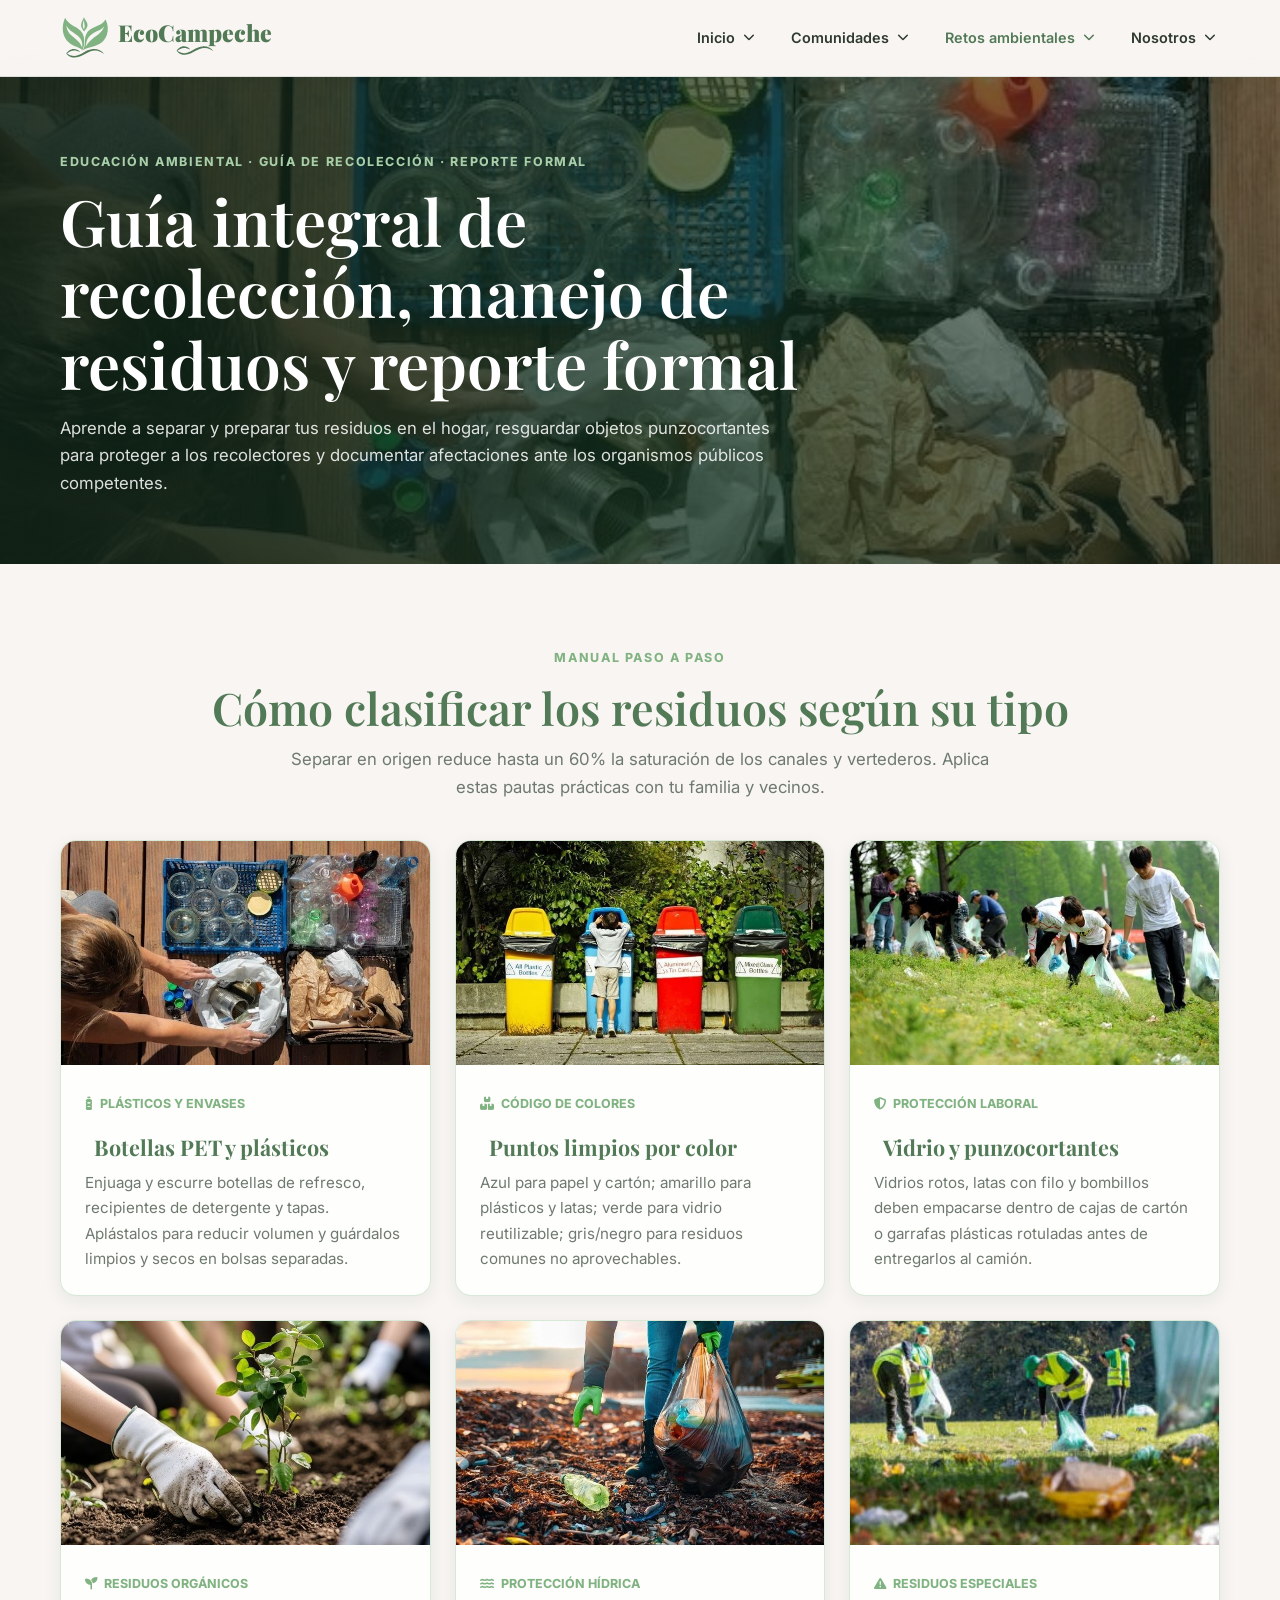
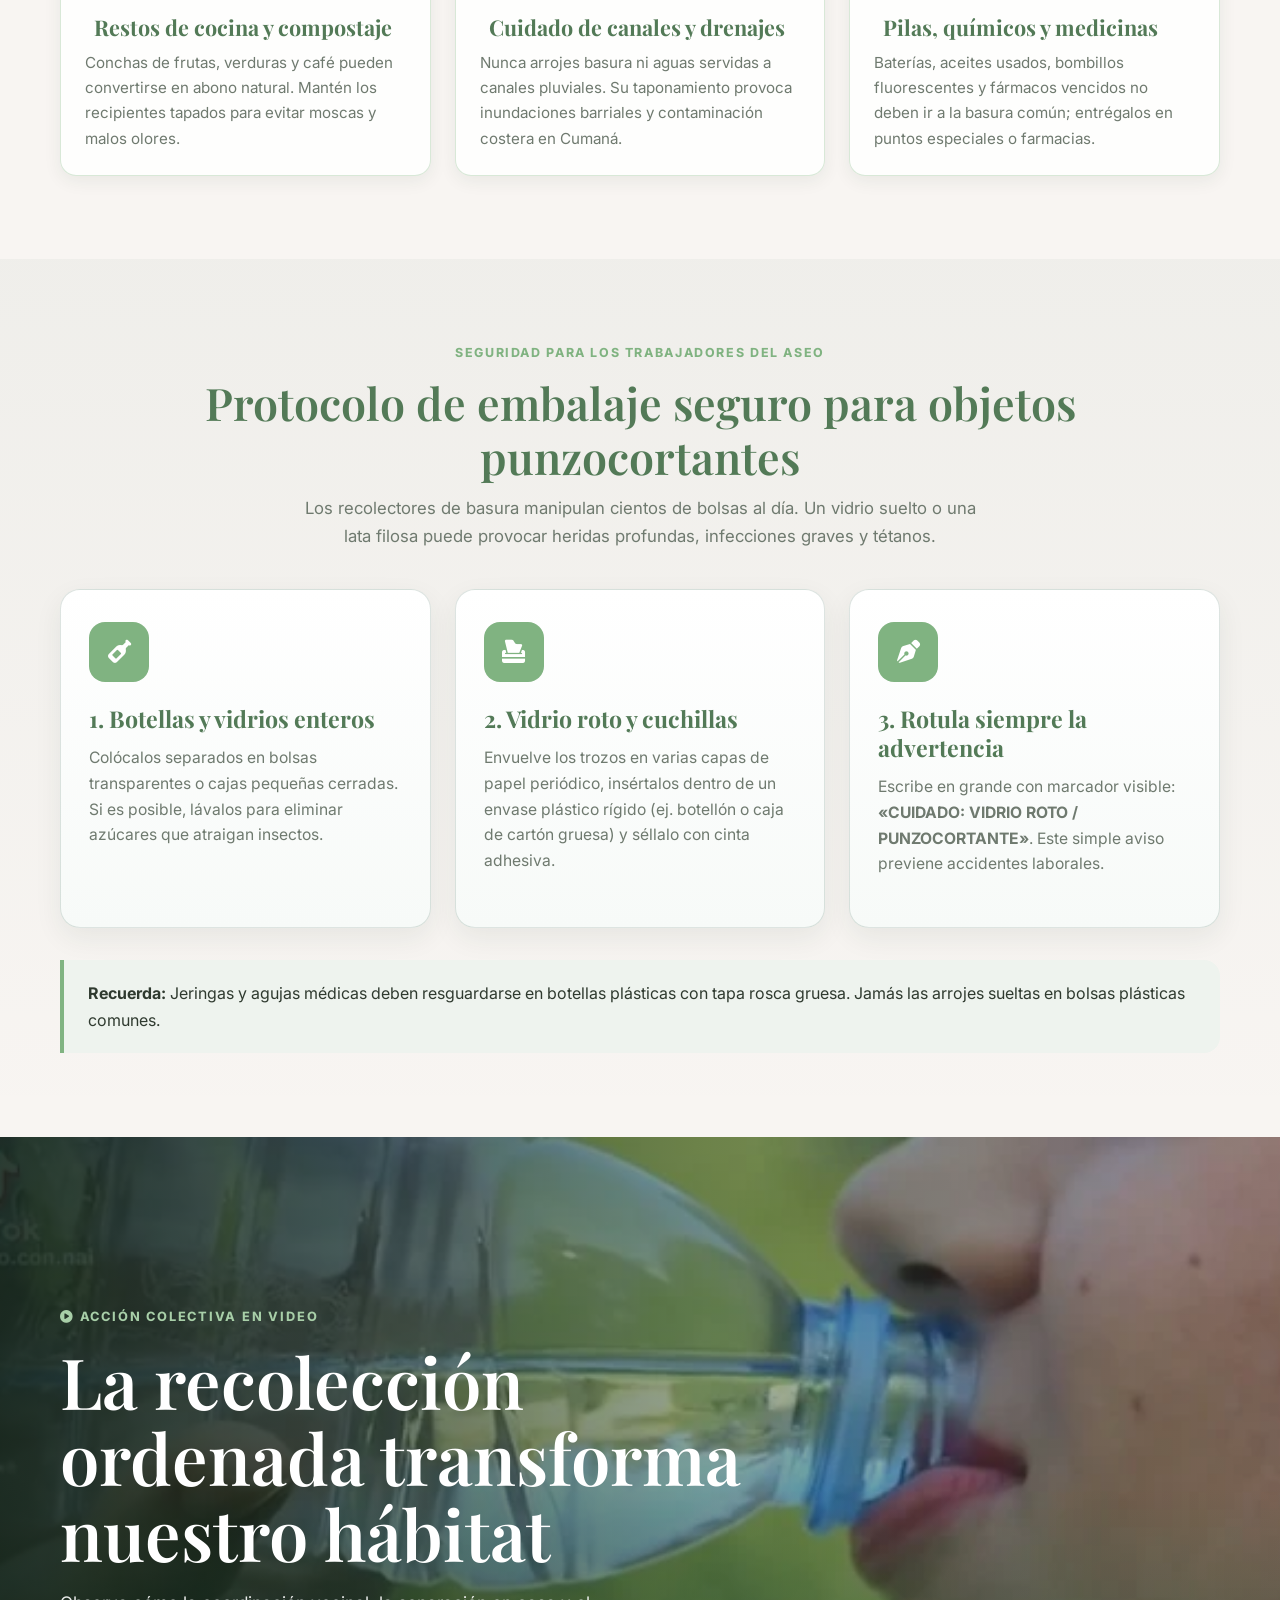
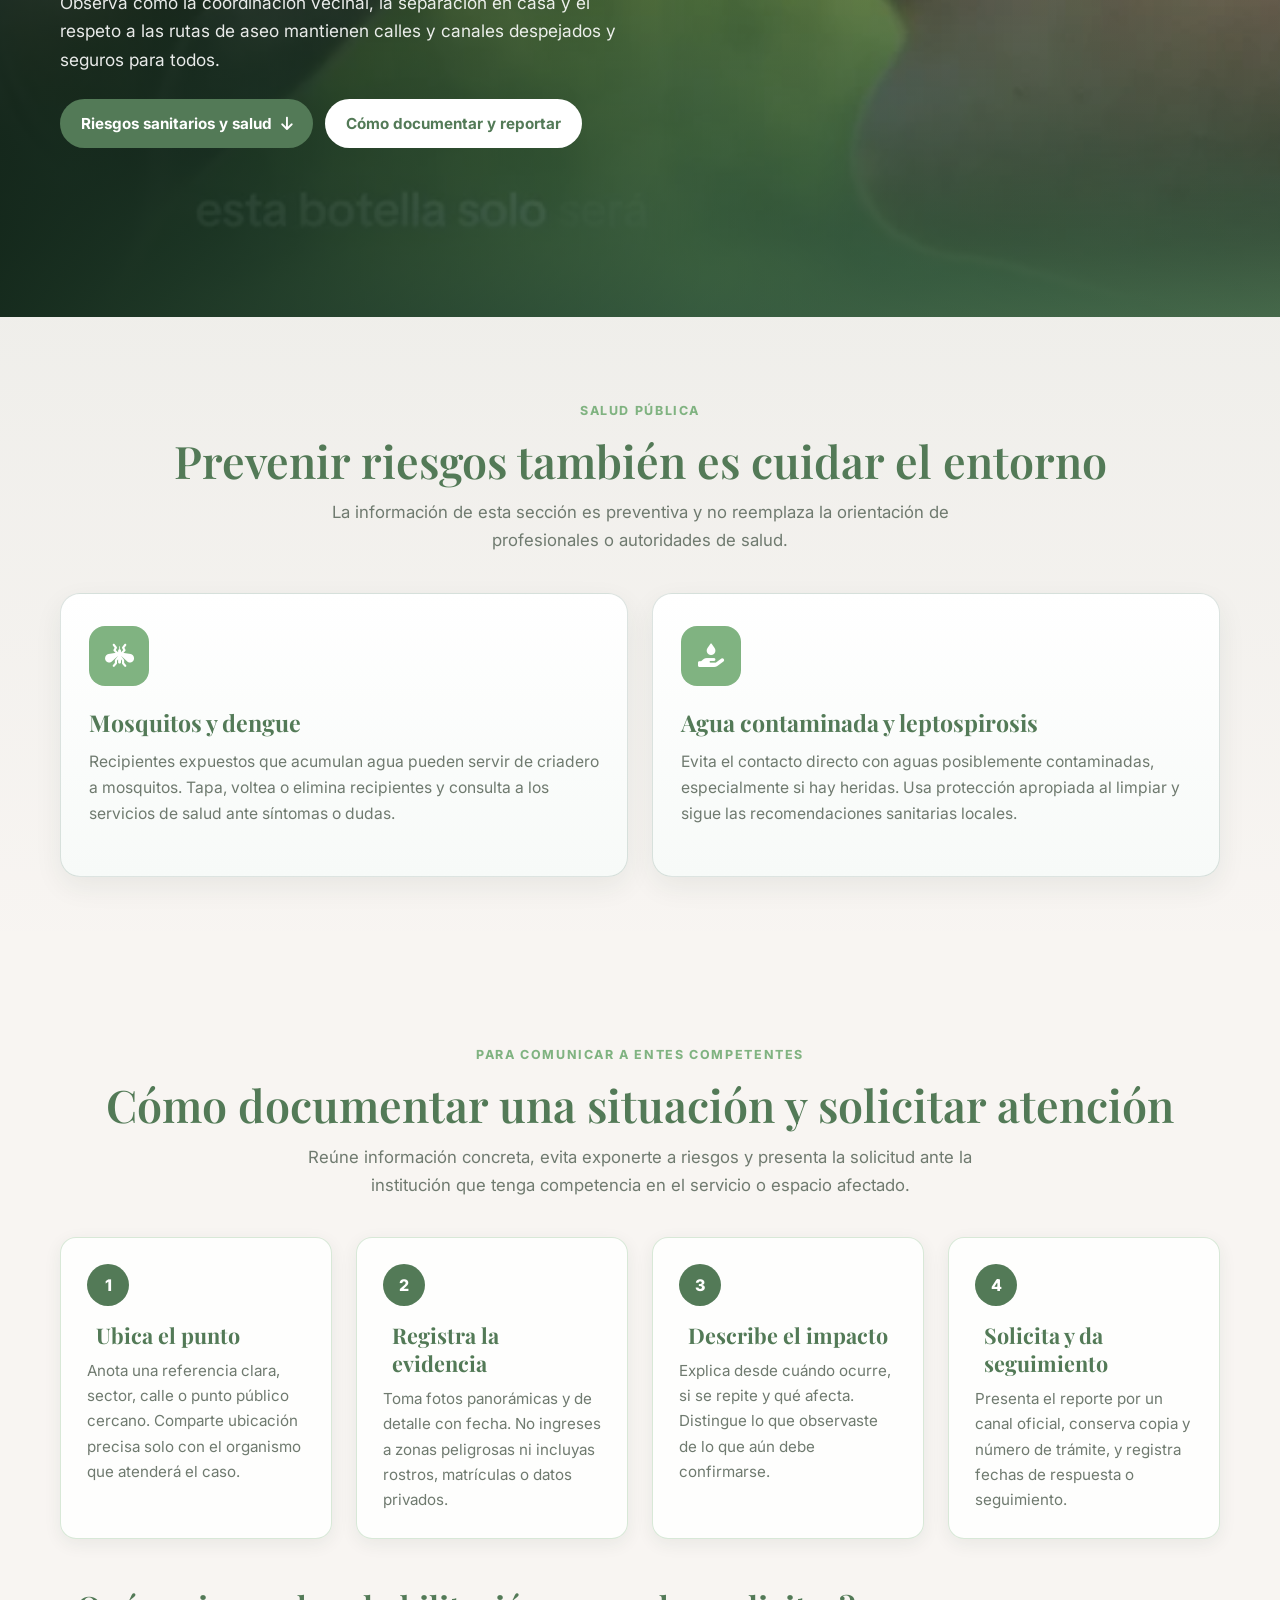
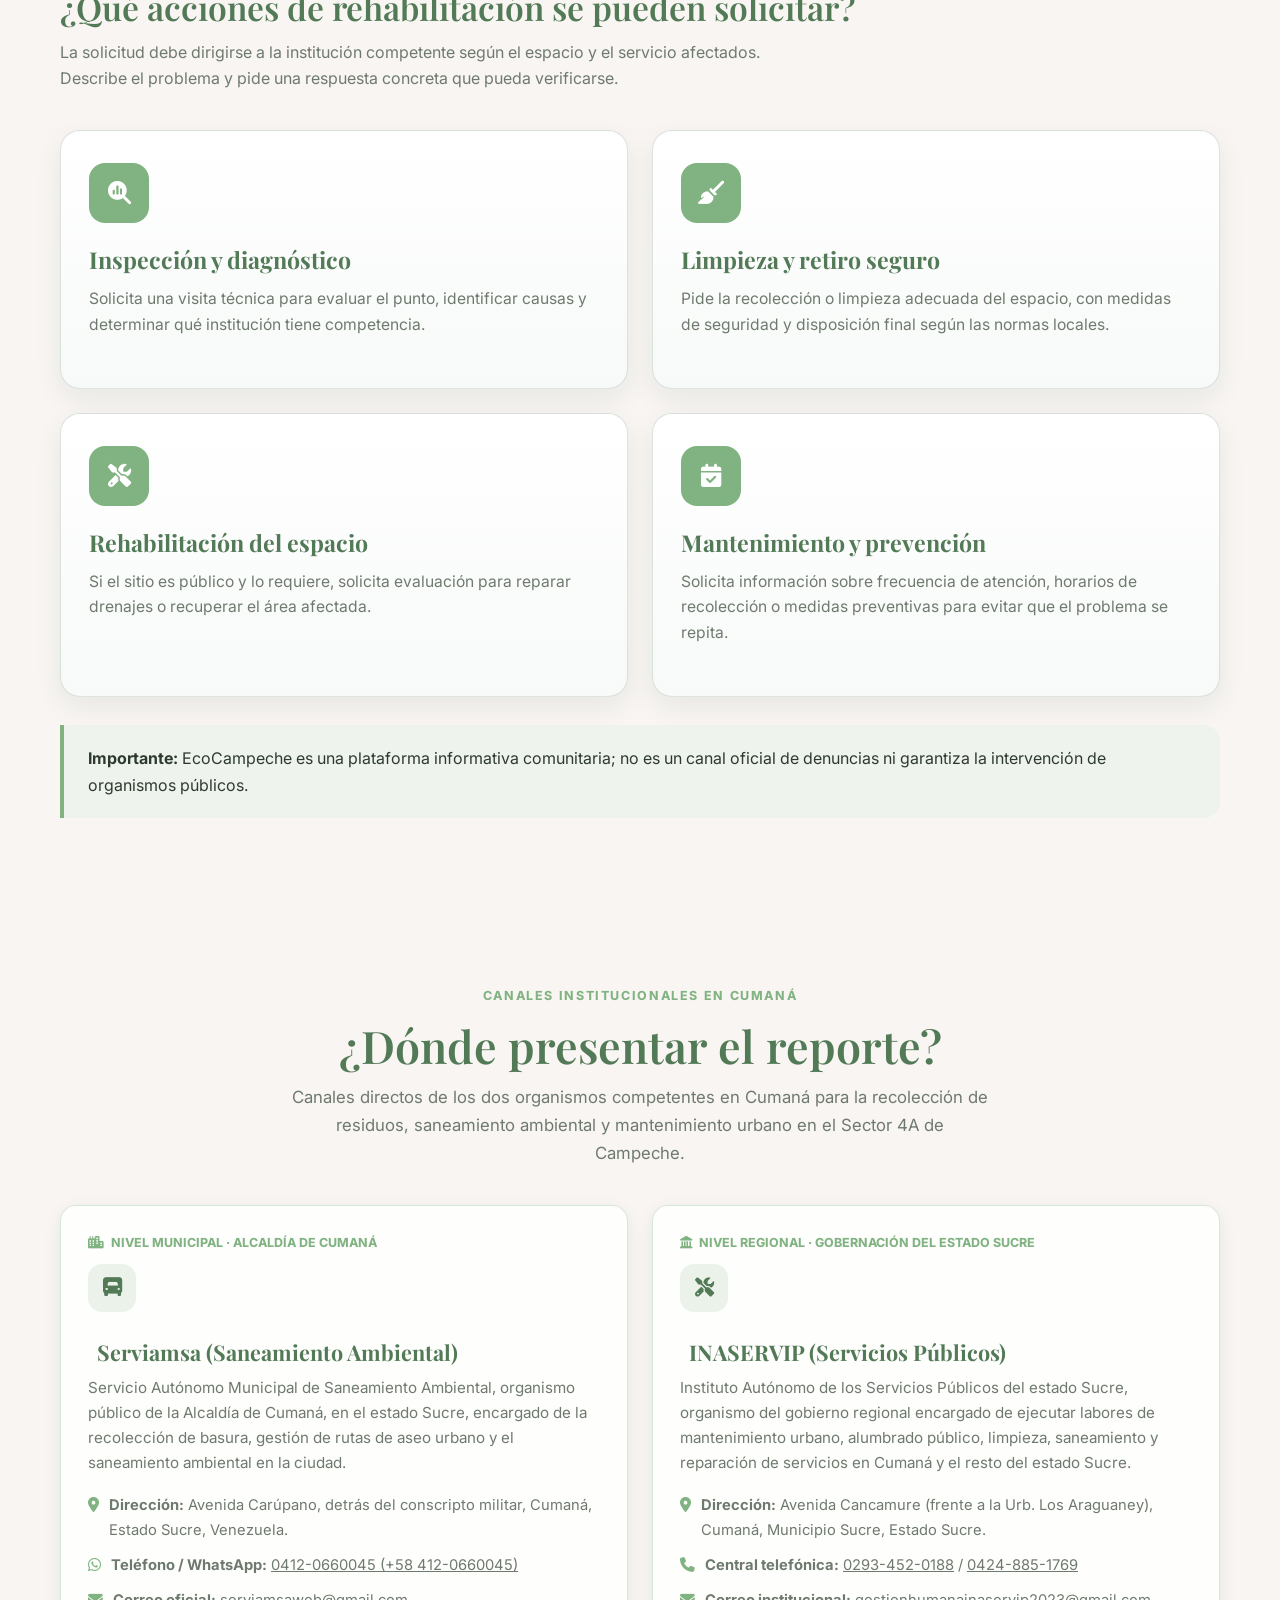
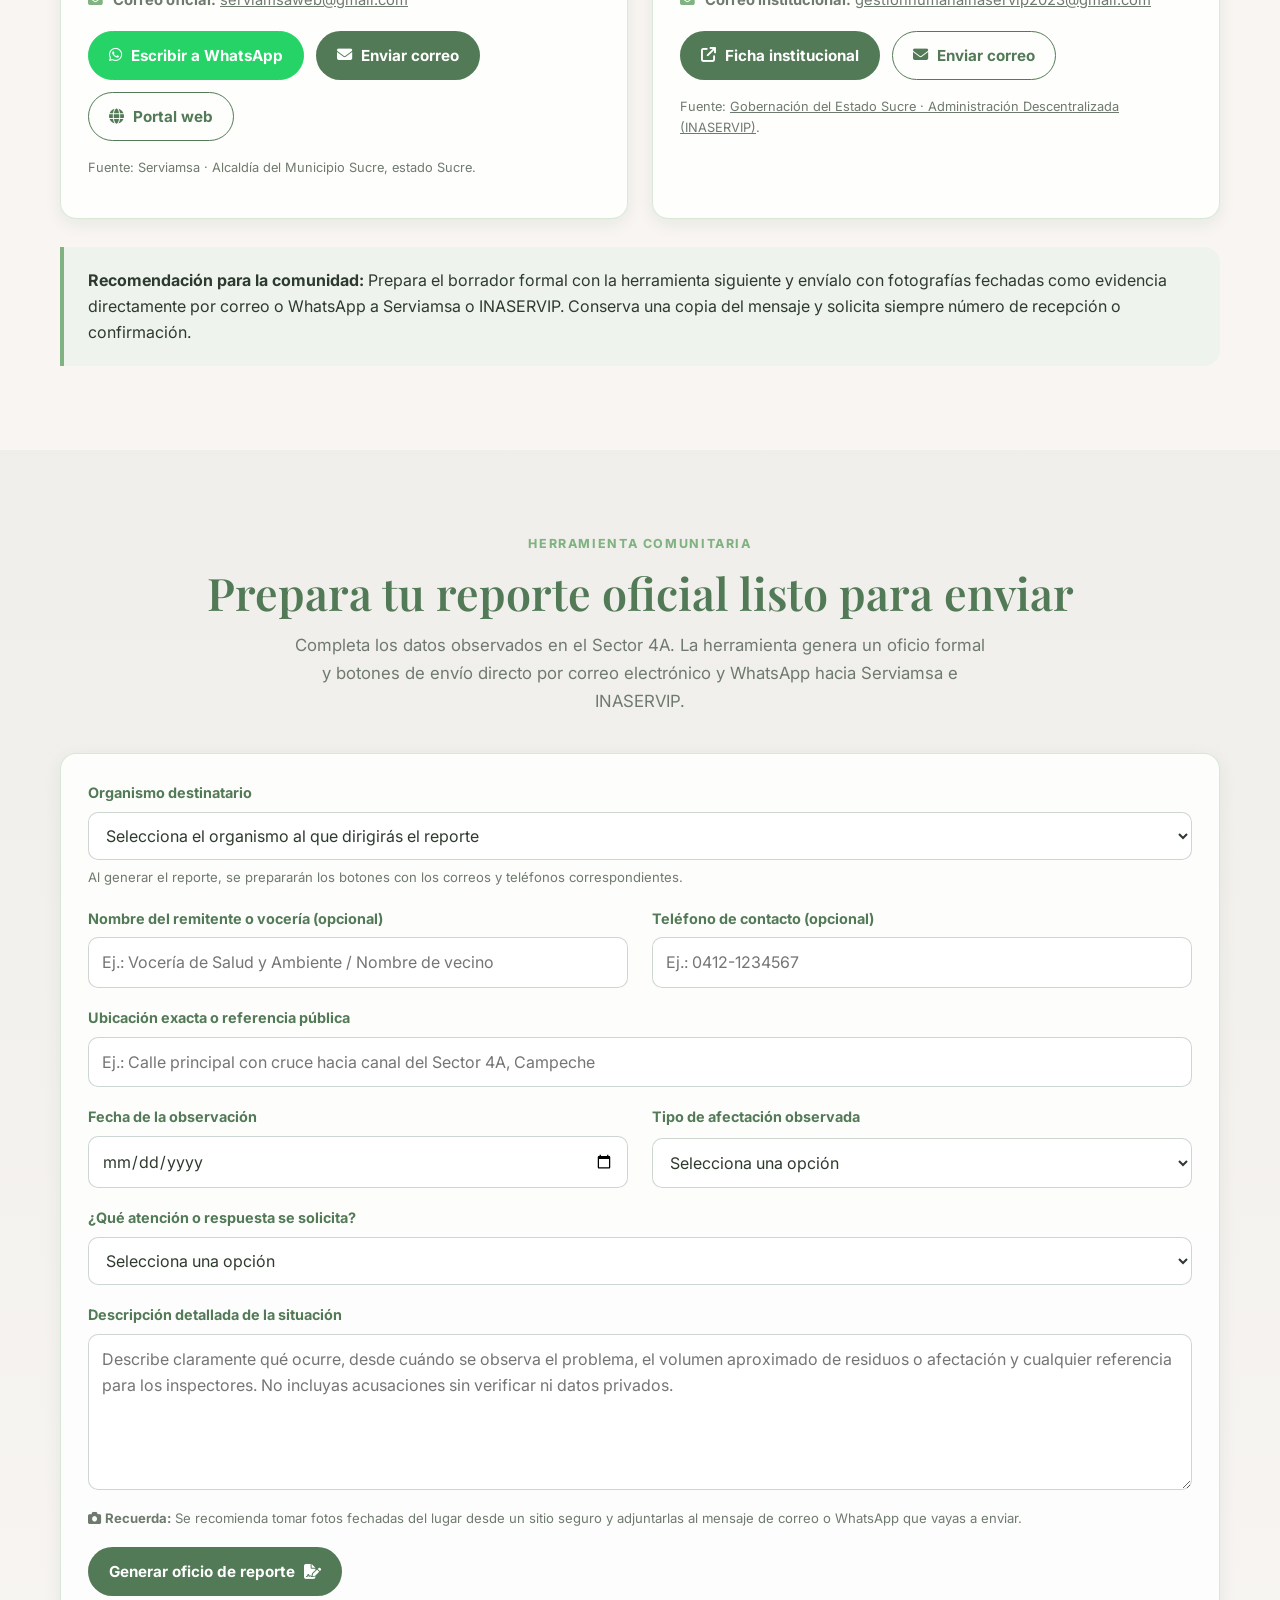
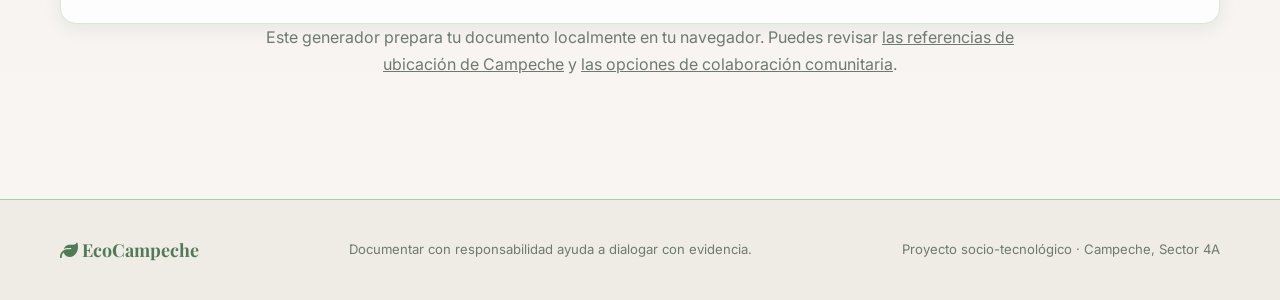
<file: problematica.html>
<!DOCTYPE html>
<html lang="es">


<head>
    <meta charset="UTF-8">
    <meta name="viewport" content="width=device-width, initial-scale=1.0">
    <meta name="description" content="Guía para identificar, documentar y visibilizar la problemática de los residuos en Campeche ante las instituciones competentes.">
    <title>Retos ambientales y reportes | EcoCampeche</title>
    <link rel="icon" href="assets/Logo Fancy.svg" type="image/svg+xml">
    <link rel="preconnect" href="https://fonts.googleapis.com">
    <link rel="preconnect" href="https://fonts.gstatic.com" crossorigin>
    <link href="https://fonts.googleapis.com/css2?family=Inter:wght@300;400;500;600;700&family=Playfair+Display:wght@600;700&display=swap" rel="stylesheet">
    <link rel="stylesheet" href="https://cdnjs.cloudflare.com/ajax/libs/font-awesome/6.5.1/css/all.min.css">
    <link rel="stylesheet" href="styles.css">
    <link rel="stylesheet" href="styles2.css">
    <script src="scripts.js" defer></script>
</head>



<body>
    <a class="enlace-saltar" href="#contenido">Saltar al contenido</a>
    <!-- Cabecera -->
    <header class="cabecera">
        <div class="cabecera__contenedor">
            <a href="index.html" class="cabecera__logo"><img src="assets/campeche.svg" alt="" aria-hidden="true"><span>EcoCampeche</span></a>

            <nav class="navegacion" id="menu-principal" aria-label="Navegación principal">
                <ul class="navegacion__lista">

                    <li class="navegacion__grupo">
                        <details class="navegacion__desplegable">
                            <summary>
                                <span>Inicio</span>
                                <i class="fa-solid fa-chevron-down" aria-hidden="true"></i>
                            </summary>
                            <ul class="navegacion__submenu">
                                <li><a class="navegacion__enlace" href="index.html"><i class="fa-solid fa-house" aria-hidden="true"></i> Portada y visión</a></li>
                                <li><a class="navegacion__enlace" href="index.html#proposito"><i class="fa-solid fa-bullseye" aria-hidden="true"></i> Propósito comunitario</a></li>
                                <li><a class="navegacion__enlace" href="index.html#iniciativas"><i class="fa-solid fa-hand-holding-heart" aria-hidden="true"></i> Iniciativas vecinales</a></li>
                                <li><a class="navegacion__enlace" href="index.html#carrusel-ecologia"><i class="fa-solid fa-images" aria-hidden="true"></i> Galería inmersiva</a></li>
                                <li><a class="navegacion__enlace" href="index.html#manual-recoleccion"><i class="fa-solid fa-list-check" aria-hidden="true"></i> Manual de recolección</a></li>
                                <li><a class="navegacion__enlace" href="index.html#video-comunitario"><i class="fa-solid fa-circle-play" aria-hidden="true"></i> Video de acción en comunidad</a></li>
                                <li><a class="navegacion__enlace" href="index.html#participa"><i class="fa-solid fa-users" aria-hidden="true"></i> Participa en el cambio</a></li>
                            </ul>
                        </details>
                    </li>


                    <li class="navegacion__grupo">
                        <details class="navegacion__desplegable">
                            <summary>
                                <span>Comunidades</span>
                                <i class="fa-solid fa-chevron-down" aria-hidden="true"></i>
                            </summary>
                            <ul class="navegacion__submenu">
                                <li><a class="navegacion__enlace" href="comunidades.html"><i class="fa-solid fa-map-location-dot" aria-hidden="true"></i> Red de comunidades</a></li>
                                <li><a class="navegacion__enlace" href="campeche.html"><i class="fa-solid fa-location-dot" aria-hidden="true"></i> Campeche (Sector 4A)</a></li>
                                <li><a class="navegacion__enlace" href="campeche.html#historia-comunidad"><i class="fa-solid fa-landmark" aria-hidden="true"></i> Reseña histórica</a></li>
                                <li><a class="navegacion__enlace" href="campeche.html#carrusel-campeche"><i class="fa-solid fa-images" aria-hidden="true"></i> Galería inmersiva</a></li>
                                <li><a class="navegacion__enlace" href="campeche.html#registro-documental"><i class="fa-solid fa-camera-retro" aria-hidden="true"></i> Evidencias en terreno</a></li>
                                <li><a class="navegacion__enlace" href="campeche.html#ruta"><i class="fa-solid fa-route" aria-hidden="true"></i> Ruta comunitaria</a></li>
                                <li><a class="navegacion__enlace" href="direcciones.html"><i class="fa-solid fa-compass" aria-hidden="true"></i> Ubicación y mapa</a></li>
                            </ul>
                        </details>
                    </li>


                    <li class="navegacion__grupo">
                        <details class="navegacion__desplegable activo">
                            <summary>
                                <span>Retos ambientales</span>
                                <i class="fa-solid fa-chevron-down" aria-hidden="true"></i>
                            </summary>
                            <ul class="navegacion__submenu">
                                <li><a class="navegacion__enlace activo" href="problematica.html" aria-current="page"><i class="fa-solid fa-book-open" aria-hidden="true"></i> Guía de recolección</a></li>
                                <li><a class="navegacion__enlace" href="problematica.html#clasificacion"><i class="fa-solid fa-recycle" aria-hidden="true"></i> Clasificación de residuos</a></li>
                                <li><a class="navegacion__enlace" href="problematica.html#punzocortantes"><i class="fa-solid fa-shield-halved" aria-hidden="true"></i> Resguardo de punzocortantes</a></li>
                                <li><a class="navegacion__enlace" href="problematica.html#salud"><i class="fa-solid fa-heart-pulse" aria-hidden="true"></i> Salud y prevención</a></li>
                                <li><a class="navegacion__enlace" href="problematica.html#visibilizar"><i class="fa-solid fa-file-signature" aria-hidden="true"></i> Cómo documentar</a></li>
                                <li><a class="navegacion__enlace" href="problematica.html#entes"><i class="fa-solid fa-building-columns" aria-hidden="true"></i> Entes y reporte formal</a></li>
                            </ul>
                        </details>
                    </li>


                    <li class="navegacion__grupo">
                        <details class="navegacion__desplegable">
                            <summary>
                                <span>Nosotros</span>
                                <i class="fa-solid fa-chevron-down" aria-hidden="true"></i>
                            </summary>
                            <ul class="navegacion__submenu">
                                <li><a class="navegacion__enlace" href="nosotros.html"><i class="fa-solid fa-handshake-angle" aria-hidden="true"></i> Compromiso y equipo</a></li>
                                <li><a class="navegacion__enlace" href="nosotros.html#metas"><i class="fa-solid fa-bullseye" aria-hidden="true"></i> Propósito del proyecto</a></li>
                                <li><a class="navegacion__enlace" href="contacto.html"><i class="fa-solid fa-envelope" aria-hidden="true"></i> Contacto y colaboración</a></li>
                            </ul>
                        </details>
                    </li>
                </ul>
            </nav>
            <button class="cabecera__alternar" id="alternar-menu" type="button" aria-label="Abrir menú" aria-expanded="false" aria-controls="menu-principal"><i class="fa-solid fa-bars" aria-hidden="true"></i></button>
        </div>
    </header>

    <main id="contenido">
        <!-- Retos ambientales: Encabezado pedagógico sobre recolección y reporte -->
        <section class="encabezado-pagina encabezado-pagina--con-imagen" aria-labelledby="titulo-pagina">
            <img class="encabezado-pagina__imagen" src="assets/ecologia/photo_1_2026-11-04_13-33-26.jpg" alt="Separación ordenada de residuos reciclables en el hogar" aria-hidden="true" width="960" height="540" fetchpriority="high">
            <div class="contenedor">
                <p class="antetitulo">Educación ambiental · Guía de recolección · Reporte formal</p>
                <h1 class="encabezado-pagina__titulo" id="titulo-pagina">Guía integral de recolección, manejo de residuos y reporte formal</h1>
                <p class="encabezado-pagina__texto">Aprende a separar y preparar tus residuos en el hogar, resguardar objetos punzocortantes para proteger a los recolectores y documentar afectaciones ante los organismos públicos competentes.</p>
            </div>
        </section>

        <!-- SECCIÓN 1: Guía completa de clasificación según tipo de residuo con fotos -->
        <span id="prevencion" class="ancla-desplazamiento" aria-hidden="true"></span>
        <section class="seccion" id="clasificacion" aria-labelledby="titulo-clasificacion" data-animar="deslizar-arriba">
            <div class="contenedor">
                <p class="antetitulo">Manual paso a paso</p>
                <h2 class="seccion__titulo" id="titulo-clasificacion">Cómo clasificar los residuos según su tipo</h2>
                <p class="seccion__subtitulo">Separar en origen reduce hasta un 60% la saturación de los canales y vertederos. Aplica estas pautas prácticas con tu familia y vecinos.</p>

                <div class="rejilla rejilla--3-columnas">
                    <!-- Tarjeta 1: Plásticos y envases -->
                    <article class="tarjeta">
                        <img class="tarjeta__imagen" src="assets/ecologia/photo_1_2026-11-04_13-33-26.jpg" alt="Persona clasificando botellas de plástico, latas y cartón en contenedores limpios" loading="lazy">
                        <div class="tarjeta__contenido">
                            <span class="tarjeta-galeria__etiqueta"><i class="fa-solid fa-bottle-water" aria-hidden="true"></i> Plásticos y Envases</span>
                            <h3 class="tarjeta__titulo">Botellas PET y plásticos</h3>
                            <p class="tarjeta__texto">Enjuaga y escurre botellas de refresco, recipientes de detergente y tapas. Aplástalos para reducir volumen y guárdalos limpios y secos en bolsas separadas.</p>
                        </div>
                    </article>

                    <!-- Tarjeta 2: Código de colores -->
                    <article class="tarjeta">
                        <img class="tarjeta__imagen" src="assets/ecologia/photo_5_2026-11-04_13-33-26.jpg" alt="Contenedores ecológicos identificados por colores para recolección organizada" loading="lazy">
                        <div class="tarjeta__contenido">
                            <span class="tarjeta-galeria__etiqueta"><i class="fa-solid fa-boxes-stacked" aria-hidden="true"></i> Código de Colores</span>
                            <h3 class="tarjeta__titulo">Puntos limpios por color</h3>
                            <p class="tarjeta__texto">Azul para papel y cartón; amarillo para plásticos y latas; verde para vidrio reutilizable; gris/negro para residuos comunes no aprovechables.</p>
                        </div>
                    </article>

                    <!-- Tarjeta 3: Vidrios y punzocortantes -->
                    <article class="tarjeta">
                        <img class="tarjeta__imagen" src="assets/ecologia/photo_4_2026-11-04_13-33-26.jpg" alt="Voluntarios con guantes resistentes preparando bolsas seguras de residuos" loading="lazy">
                        <div class="tarjeta__contenido">
                            <span class="tarjeta-galeria__etiqueta"><i class="fa-solid fa-shield-halved" aria-hidden="true"></i> Protección Laboral</span>
                            <h3 class="tarjeta__titulo">Vidrio y punzocortantes</h3>
                            <p class="tarjeta__texto">Vidrios rotos, latas con filo y bombillos deben empacarse dentro de cajas de cartón o garrafas plásticas rotuladas antes de entregarlos al camión.</p>
                        </div>
                    </article>

                    <!-- Tarjeta 4: Orgánicos y compost -->
                    <article class="tarjeta">
                        <img class="tarjeta__imagen" src="assets/ecologia/photo_2_2026-11-04_13-33-26.jpg" alt="Persona realizando labores de siembra y reforestación comunitaria" loading="lazy">
                        <div class="tarjeta__contenido">
                            <span class="tarjeta-galeria__etiqueta"><i class="fa-solid fa-seedling" aria-hidden="true"></i> Residuos Orgánicos</span>
                            <h3 class="tarjeta__titulo">Restos de cocina y compostaje</h3>
                            <p class="tarjeta__texto">Conchas de frutas, verduras y café pueden convertirse en abono natural. Mantén los recipientes tapados para evitar moscas y malos olores.</p>
                        </div>
                    </article>

                    <!-- Tarjeta 5: Protección hídrica -->
                    <article class="tarjeta">
                        <img class="tarjeta__imagen" src="assets/ecologia/photo_3_2026-11-04_13-33-26.jpg" alt="Voluntarios saneando orillas de agua y retirando plásticos flotantes" loading="lazy">
                        <div class="tarjeta__contenido">
                            <span class="tarjeta-galeria__etiqueta"><i class="fa-solid fa-water" aria-hidden="true"></i> Protección Hídrica</span>
                            <h3 class="tarjeta__titulo">Cuidado de canales y drenajes</h3>
                            <p class="tarjeta__texto">Nunca arrojes basura ni aguas servidas a canales pluviales. Su taponamiento provoca inundaciones barriales y contaminación costera en Cumaná.</p>
                        </div>
                    </article>

                    <!-- Tarjeta 6: Peligrosos y sanitarios -->
                    <article class="tarjeta">
                        <img class="tarjeta__imagen" src="assets/ecologia/photo_6_2026-11-04_13-33-26.jpg" alt="Equipo comunitario coordinando el retiro ordenado de materiales especiales" loading="lazy">
                        <div class="tarjeta__contenido">
                            <span class="tarjeta-galeria__etiqueta"><i class="fa-solid fa-triangle-exclamation" aria-hidden="true"></i> Residuos Especiales</span>
                            <h3 class="tarjeta__titulo">Pilas, químicos y medicinas</h3>
                            <p class="tarjeta__texto">Baterías, aceites usados, bombillos fluorescentes y fármacos vencidos no deben ir a la basura común; entrégalos en puntos especiales o farmacias.</p>
                        </div>
                    </article>
                </div>
            </div>
        </section>

        <!-- SECCIÓN 2: Protocolo especial de resguardo de punzocortantes -->
        <section class="seccion seccion--suave" id="punzocortantes" aria-labelledby="titulo-punzocortantes">
            <div class="contenedor">
                <p class="antetitulo">Seguridad para los trabajadores del aseo</p>
                <h2 class="seccion__titulo" id="titulo-punzocortantes">Protocolo de embalaje seguro para objetos punzocortantes</h2>
                <p class="seccion__subtitulo">Los recolectores de basura manipulan cientos de bolsas al día. Un vidrio suelto o una lata filosa puede provocar heridas profundas, infecciones graves y tétanos.</p>

                <div class="rejilla rejilla--3-columnas">
                    <article class="tarjeta tarjeta-destacada">
                        <div class="tarjeta__contenido">
                            <span class="tarjeta__icono"><i class="fa-solid fa-wine-bottle" aria-hidden="true"></i></span>
                            <h3 class="tarjeta__titulo">1. Botellas y vidrios enteros</h3>
                            <p class="tarjeta__texto">Colócalos separados en bolsas transparentes o cajas pequeñas cerradas. Si es posible, lávalos para eliminar azúcares que atraigan insectos.</p>
                        </div>
                    </article>

                    <article class="tarjeta tarjeta-destacada">
                        <div class="tarjeta__contenido">
                            <span class="tarjeta__icono"><i class="fa-solid fa-box-tissue" aria-hidden="true"></i></span>
                            <h3 class="tarjeta__titulo">2. Vidrio roto y cuchillas</h3>
                            <p class="tarjeta__texto">Envuelve los trozos en varias capas de papel periódico, insértalos dentro de un envase plástico rígido (ej. botellón o caja de cartón gruesa) y séllalo con cinta adhesiva.</p>
                        </div>
                    </article>

                    <article class="tarjeta tarjeta-destacada">
                        <div class="tarjeta__contenido">
                            <span class="tarjeta__icono"><i class="fa-solid fa-pen-nib" aria-hidden="true"></i></span>
                            <h3 class="tarjeta__titulo">3. Rotula siempre la advertencia</h3>
                            <p class="tarjeta__texto">Escribe en grande con marcador visible: <strong>«CUIDADO: VIDRIO ROTO / PUNZOCORTANTE»</strong>. Este simple aviso previene accidentes laborales.</p>
                        </div>
                    </article>
                </div>

                <div class="aviso" style="margin-top: 32px;">
                    <p><strong>Recuerda:</strong> Jeringas y agujas médicas deben resguardarse en botellas plásticas con tapa rosca gruesa. Jamás las arrojes sueltas en bolsas plásticas comunes.</p>
                </div>
            </div>
        </section>

        <!-- SECCIÓN 3: Video de recolección y acción comunitaria -->
        <section class="video-destacado" id="video-recoleccion" aria-labelledby="titulo-video-prevencion">
            <picture>
                <source srcset="assets/ecologia/photo_4_2026-11-04_13-33-26.jpg" media="(prefers-reduced-motion: reduce)">
                <img class="video-destacado__medio" src="videos/comunidad-animada.webp" data-fallback-src="videos/comunidad-animada.gif" alt="Animación de recolección y limpieza comunitaria activa" width="960" height="540" loading="lazy" decoding="async">
            </picture>
            <div class="video-destacado__capa" aria-hidden="true"></div>
            <div class="contenedor video-destacado__contenido">
                <p class="portada__antetitulo"><i class="fa-solid fa-circle-play" aria-hidden="true"></i> Acción colectiva en video</p>
                <h2 class="video-destacado__titulo" id="titulo-video-prevencion">La recolección ordenada transforma nuestro hábitat</h2>
                <p class="video-destacado__texto">Observa cómo la coordinación vecinal, la separación en casa y el respeto a las rutas de aseo mantienen calles y canales despejados y seguros para todos.</p>
                <div class="video-destacado__acciones">
                    <a class="boton boton--principal" href="#salud">Riesgos sanitarios y salud <i class="fa-solid fa-arrow-down" aria-hidden="true"></i></a>
                    <a class="boton boton--claro" href="#visibilizar">Cómo documentar y reportar</a>
                </div>
            </div>
        </section>

        <section class="seccion seccion--suave" id="salud">
            <div class="contenedor">
                <p class="antetitulo">Salud pública</p>
                <h2 class="seccion__titulo">Prevenir riesgos también es cuidar el entorno</h2>
                <p class="seccion__subtitulo">La información de esta sección es preventiva y no reemplaza la orientación de profesionales o autoridades de salud.</p>
                <div class="rejilla rejilla--2-columnas">
                    <article class="tarjeta tarjeta-destacada">
                        <div class="tarjeta__contenido">
                            <span class="tarjeta__icono"><i class="fa-solid fa-mosquito" aria-hidden="true"></i></span>
                            <h3 class="tarjeta__titulo">Mosquitos y dengue</h3>
                            <p class="tarjeta__texto">Recipientes expuestos que acumulan agua pueden servir de criadero a mosquitos. Tapa, voltea o elimina recipientes y consulta a los servicios de salud ante síntomas o dudas.</p>
                        </div>
                    </article>
                    <article class="tarjeta tarjeta-destacada">
                        <div class="tarjeta__contenido">
                            <span class="tarjeta__icono"><i class="fa-solid fa-hand-holding-droplet" aria-hidden="true"></i></span>
                            <h3 class="tarjeta__titulo">Agua contaminada y leptospirosis</h3>
                            <p class="tarjeta__texto">Evita el contacto directo con aguas posiblemente contaminadas, especialmente si hay heridas. Usa protección apropiada al limpiar y sigue las recomendaciones sanitarias locales.</p>
                        </div>
                    </article>
                </div>
            </div>
        </section>

        <!-- Visibilizar -->
        <section class="seccion" id="visibilizar">
            <div class="contenedor">
                <p class="antetitulo">Para comunicar a entes competentes</p>
                <h2 class="seccion__titulo">Cómo documentar una situación y solicitar atención</h2>
                <p class="seccion__subtitulo">Reúne información concreta, evita exponerte a riesgos y presenta la solicitud ante la institución que tenga competencia en el servicio o espacio afectado.</p>

                <div class="rejilla rejilla--4-columnas">
                    <article class="tarjeta-cristal tarjeta-paso">
                        <span class="tarjeta-paso__numero">1</span>
                        <h3 class="tarjeta__titulo">Ubica el punto</h3>
                        <p class="tarjeta__texto">Anota una referencia clara, sector, calle o punto público cercano. Comparte ubicación precisa solo con el organismo que atenderá el caso.</p>
                    </article>
                    <article class="tarjeta-cristal tarjeta-paso">
                        <span class="tarjeta-paso__numero">2</span>
                        <h3 class="tarjeta__titulo">Registra la evidencia</h3>
                        <p class="tarjeta__texto">Toma fotos panorámicas y de detalle con fecha. No ingreses a zonas peligrosas ni incluyas rostros, matrículas o datos privados.</p>
                    </article>
                    <article class="tarjeta-cristal tarjeta-paso">
                        <span class="tarjeta-paso__numero">3</span>
                        <h3 class="tarjeta__titulo">Describe el impacto</h3>
                        <p class="tarjeta__texto">Explica desde cuándo ocurre, si se repite y qué afecta. Distingue lo que observaste de lo que aún debe confirmarse.</p>
                    </article>
                    <article class="tarjeta-cristal tarjeta-paso">
                        <span class="tarjeta-paso__numero">4</span>
                        <h3 class="tarjeta__titulo">Solicita y da seguimiento</h3>
                        <p class="tarjeta__texto">Presenta el reporte por un canal oficial, conserva copia y número de trámite, y registra fechas de respuesta o seguimiento.</p>
                    </article>
                </div>

                <h3 class="seccion__titulo seccion__titulo--izquierda titulo-subseccion">¿Qué acciones de rehabilitación se pueden solicitar?</h3>
                <p class="seccion__introduccion seccion__introduccion--izquierda">La solicitud debe dirigirse a la institución competente según el espacio y el servicio afectados. Describe el problema y pide una respuesta concreta que pueda verificarse.</p>
                <div class="rejilla rejilla--2-columnas">
                    <article class="tarjeta tarjeta-destacada">
                        <div class="tarjeta__contenido">
                            <span class="tarjeta__icono"><i class="fa-solid fa-magnifying-glass-chart" aria-hidden="true"></i></span>
                            <h3 class="tarjeta__titulo">Inspección y diagnóstico</h3>
                            <p class="tarjeta__texto">Solicita una visita técnica para evaluar el punto, identificar causas y determinar qué institución tiene competencia.</p>
                        </div>
                    </article>
                    <article class="tarjeta tarjeta-destacada">
                        <div class="tarjeta__contenido">
                            <span class="tarjeta__icono"><i class="fa-solid fa-broom" aria-hidden="true"></i></span>
                            <h3 class="tarjeta__titulo">Limpieza y retiro seguro</h3>
                            <p class="tarjeta__texto">Pide la recolección o limpieza adecuada del espacio, con medidas de seguridad y disposición final según las normas locales.</p>
                        </div>
                    </article>
                    <article class="tarjeta tarjeta-destacada">
                        <div class="tarjeta__contenido">
                            <span class="tarjeta__icono"><i class="fa-solid fa-screwdriver-wrench" aria-hidden="true"></i></span>
                            <h3 class="tarjeta__titulo">Rehabilitación del espacio</h3>
                            <p class="tarjeta__texto">Si el sitio es público y lo requiere, solicita evaluación para reparar drenajes o recuperar el área afectada.</p>
                        </div>
                    </article>
                    <article class="tarjeta tarjeta-destacada">
                        <div class="tarjeta__contenido">
                            <span class="tarjeta__icono"><i class="fa-solid fa-calendar-check" aria-hidden="true"></i></span>
                            <h3 class="tarjeta__titulo">Mantenimiento y prevención</h3>
                            <p class="tarjeta__texto">Solicita información sobre frecuencia de atención, horarios de recolección o medidas preventivas para evitar que el problema se repita.</p>
                        </div>
                    </article>
                </div>

                <div class="aviso">
                    <p><strong>Importante:</strong> EcoCampeche es una plataforma informativa comunitaria; no es un canal oficial de denuncias ni garantiza la intervención de organismos públicos.</p>
                </div>
            </div>
        </section>

        <!-- Contactos oficiales -->
        <section class="seccion" id="entes" aria-labelledby="titulo-entes">
            <div class="contenedor">
                <p class="antetitulo">Canales institucionales en Cumaná</p>
                <h2 class="seccion__titulo" id="titulo-entes">¿Dónde presentar el reporte?</h2>
                <p class="seccion__subtitulo">Canales directos de los dos organismos competentes en Cumaná para la recolección de residuos, saneamiento ambiental y mantenimiento urbano en el Sector 4A de Campeche.</p>

                <div class="rejilla rejilla--2-columnas">
                    <!-- Organismo 1: SERVIAMSA -->
                    <article class="tarjeta tarjeta-direccion">
                        <span class="tarjeta-galeria__etiqueta"><i class="fa-solid fa-city" aria-hidden="true"></i> Nivel Municipal · Alcaldía de Cumaná</span>
                        <div class="tarjeta__icono"><i class="fa-solid fa-truck-front" aria-hidden="true"></i></div>
                        <h3 class="tarjeta__titulo">Serviamsa (Saneamiento Ambiental)</h3>
                        <p class="tarjeta__texto">Servicio Autónomo Municipal de Saneamiento Ambiental, organismo público de la Alcaldía de Cumaná, en el estado Sucre, encargado de la recolección de basura, gestión de rutas de aseo urbano y el saneamiento ambiental en la ciudad.</p>
                        <ul class="tarjeta__lista">
                            <li><i class="fa-solid fa-location-dot" aria-hidden="true"></i><span><strong>Dirección:</strong> Avenida Carúpano, detrás del conscripto militar, Cumaná, Estado Sucre, Venezuela.</span></li>
                            <li><i class="fa-brands fa-whatsapp" aria-hidden="true"></i><span><strong>Teléfono / WhatsApp:</strong> <a href="https://wa.me/584120660045" target="_blank" rel="noopener noreferrer">0412-0660045 (+58 412-0660045)</a></span></li>
                            <li><i class="fa-solid fa-envelope" aria-hidden="true"></i><span><strong>Correo oficial:</strong> <a href="mailto:serviamsaweb@gmail.com">serviamsaweb@gmail.com</a></span></li>
                        </ul>
                        <div class="acciones-contacto">
                            <a class="boton boton--whatsapp" href="https://wa.me/584120660045" target="_blank" rel="noopener noreferrer"><i class="fa-brands fa-whatsapp" aria-hidden="true"></i> Escribir a WhatsApp</a>
                            <a class="boton boton--principal" href="mailto:serviamsaweb@gmail.com"><i class="fa-solid fa-envelope" aria-hidden="true"></i> Enviar correo</a>
                            <a class="boton boton--secundario" href="http://serviamsa.com" target="_blank" rel="noopener noreferrer"><i class="fa-solid fa-globe" aria-hidden="true"></i> Portal web</a>
                        </div>
                        <p class="fuente-oficial">Fuente: Serviamsa · Alcaldía del Municipio Sucre, estado Sucre.</p>
                    </article>

                    <!-- Organismo 2: INASERVIP -->
                    <article class="tarjeta tarjeta-direccion">
                        <span class="tarjeta-galeria__etiqueta"><i class="fa-solid fa-landmark" aria-hidden="true"></i> Nivel Regional · Gobernación del Estado Sucre</span>
                        <div class="tarjeta__icono"><i class="fa-solid fa-screwdriver-wrench" aria-hidden="true"></i></div>
                        <h3 class="tarjeta__titulo">INASERVIP (Servicios Públicos)</h3>
                        <p class="tarjeta__texto">Instituto Autónomo de los Servicios Públicos del estado Sucre, organismo del gobierno regional encargado de ejecutar labores de mantenimiento urbano, alumbrado público, limpieza, saneamiento y reparación de servicios en Cumaná y el resto del estado Sucre.</p>
                        <ul class="tarjeta__lista">
                            <li><i class="fa-solid fa-location-dot" aria-hidden="true"></i><span><strong>Dirección:</strong> Avenida Cancamure (frente a la Urb. Los Araguaney), Cumaná, Municipio Sucre, Estado Sucre.</span></li>
                            <li><i class="fa-solid fa-phone" aria-hidden="true"></i><span><strong>Central telefónica:</strong> <a href="tel:+582934520188">0293-452-0188</a> / <a href="tel:+584248851769">0424-885-1769</a></span></li>
                            <li><i class="fa-solid fa-envelope" aria-hidden="true"></i><span><strong>Correo institucional:</strong> <a href="mailto:gestionhumanainaservip2023@gmail.com">gestionhumanainaservip2023@gmail.com</a></span></li>
                        </ul>
                        <div class="acciones-contacto">
                            <a class="boton boton--principal" href="http://www.cgesucre.gob.ve/contenido/administracion-estadal-descentralizada" target="_blank" rel="noopener noreferrer"><i class="fa-solid fa-arrow-up-right-from-square" aria-hidden="true"></i> Ficha institucional</a>
                            <a class="boton boton--secundario" href="mailto:gestionhumanainaservip2023@gmail.com"><i class="fa-solid fa-envelope" aria-hidden="true"></i> Enviar correo</a>
                        </div>
                        <p class="fuente-oficial">Fuente: <a href="http://www.cgesucre.gob.ve/contenido/administracion-estadal-descentralizada" target="_blank" rel="noopener noreferrer">Gobernación del Estado Sucre · Administración Descentralizada (INASERVIP)</a>.</p>
                    </article>
                </div>

                <div class="aviso">
                    <p><strong>Recomendación para la comunidad:</strong> Prepara el borrador formal con la herramienta siguiente y envíalo con fotografías fechadas como evidencia directamente por correo o WhatsApp a Serviamsa o INASERVIP. Conserva una copia del mensaje y solicita siempre número de recepción o confirmación.</p>
                </div>
            </div>
        </section>

        <!-- Formulario -->
        <section class="seccion seccion--suave" id="formulario-seccion">
            <div class="contenedor">
                <p class="antetitulo">Herramienta comunitaria</p>
                <h2 class="seccion__titulo">Prepara tu reporte oficial listo para enviar</h2>
                <p class="seccion__subtitulo">Completa los datos observados en el Sector 4A. La herramienta genera un oficio formal y botones de envío directo por correo electrónico y WhatsApp hacia Serviamsa e INASERVIP.</p>

                <form class="tarjeta formulario tarjeta-direccion" id="formulario-reporte">
                    <div class="formulario__campo">
                        <label class="formulario__etiqueta" for="organismo-reporte">Organismo destinatario</label>
                        <select class="formulario__control" id="organismo-reporte" name="organismo" required>
                            <option value="">Selecciona el organismo al que dirigirás el reporte</option>
                            <option value="serviamsa">Serviamsa (Alcaldía de Cumaná — Recolección de basura y aseo municipal)</option>
                            <option value="inaservip">INASERVIP (Gobernación de Sucre — Mantenimiento urbano, drenajes y servicios)</option>
                            <option value="ambos">Ambos organismos (Copia conjunta a Serviamsa e INASERVIP)</option>
                        </select>
                        <p class="formulario__ayuda">Al generar el reporte, se prepararán los botones con los correos y teléfonos correspondientes.</p>
                    </div>

                    <div class="rejilla rejilla--2-columnas">
                        <div class="formulario__campo">
                            <label class="formulario__etiqueta" for="nombre-reporte">Nombre del remitente o vocería (opcional)</label>
                            <input class="formulario__control" id="nombre-reporte" name="nombre" type="text" maxlength="120" placeholder="Ej.: Vocería de Salud y Ambiente / Nombre de vecino">
                        </div>
                        <div class="formulario__campo">
                            <label class="formulario__etiqueta" for="telefono-reporte">Teléfono de contacto (opcional)</label>
                            <input class="formulario__control" id="telefono-reporte" name="telefono" type="tel" maxlength="40" placeholder="Ej.: 0412-1234567">
                        </div>
                    </div>

                    <div class="formulario__campo">
                        <label class="formulario__etiqueta" for="ubicacion-reporte">Ubicación exacta o referencia pública</label>
                        <input class="formulario__control" id="ubicacion-reporte" name="ubicacion" type="text" maxlength="160" placeholder="Ej.: Calle principal con cruce hacia canal del Sector 4A, Campeche" required>
                    </div>

                    <div class="rejilla rejilla--2-columnas">
                        <div class="formulario__campo">
                            <label class="formulario__etiqueta" for="fecha-reporte">Fecha de la observación</label>
                            <input class="formulario__control" id="fecha-reporte" name="fecha-observacion" type="date" required>
                        </div>
                        <div class="formulario__campo">
                            <label class="formulario__etiqueta" for="situacion-reporte">Tipo de afectación observada</label>
                            <select class="formulario__control" id="situacion-reporte" name="situacion" required>
                                <option value="">Selecciona una opción</option>
                                <option>Acumulación de basura y desechos sólidos</option>
                                <option>Obstrucción de drenaje, alcantarilla o canal fluvial</option>
                                <option>Agua estancada y riesgo de proliferación de vectores</option>
                                <option>Falta de ruta o contenedores de recolección</option>
                                <option>Desechos de poda y escombros en espacio común</option>
                                <option>Otro requerimiento ambiental o de servicios</option>
                            </select>
                        </div>
                    </div>

                    <div class="formulario__campo">
                        <label class="formulario__etiqueta" for="atencion-reporte">¿Qué atención o respuesta se solicita?</label>
                        <select class="formulario__control" id="atencion-reporte" name="atencion-solicitada" required>
                            <option value="">Selecciona una opción</option>
                            <option>Jornada urgente de recolección y saneamiento</option>
                            <option>Inspección técnica y desobstrucción de drenajes</option>
                            <option>Asignación o reactivación de ruta de aseo urbano</option>
                            <option>Instalación de contenedores o punto limpio</option>
                            <option>Evaluación conjunta para rehabilitación comunitaria</option>
                        </select>
                    </div>

                    <div class="formulario__campo">
                        <label class="formulario__etiqueta" for="descripcion-reporte">Descripción detallada de la situación</label>
                        <textarea class="formulario__control" id="descripcion-reporte" name="descripcion" rows="5" maxlength="1400" placeholder="Describe claramente qué ocurre, desde cuándo se observa el problema, el volumen aproximado de residuos o afectación y cualquier referencia para los inspectores. No incluyas acusaciones sin verificar ni datos privados." required></textarea>
                    </div>

                    <p class="formulario__ayuda"><i class="fa-solid fa-camera" aria-hidden="true"></i> <strong>Recuerda:</strong> Se recomienda tomar fotos fechadas del lugar desde un sitio seguro y adjuntarlas al mensaje de correo o WhatsApp que vayas a enviar.</p>

                    <div class="portada__acciones">
                        <button class="boton boton--principal" type="submit">Generar oficio de reporte <i class="fa-solid fa-file-signature" aria-hidden="true"></i></button>
                    </div>

                    <div class="formulario__resultado" id="resultado-reporte" aria-live="polite"></div>
                </form>

                <p class="seccion__introduccion">Este generador prepara tu documento localmente en tu navegador. Puedes revisar <a href="direcciones.html">las referencias de ubicación de Campeche</a> y <a href="contacto.html">las opciones de colaboración comunitaria</a>.</p>
            </div>
        </section>
    </main>

    <!-- Footer -->
    <footer class="pie">
        <div class="contenedor pie__contenido">
            <a href="index.html" class="pie__marca"><i class="fa-solid fa-leaf" aria-hidden="true"></i> EcoCampeche</a>
            <p class="pie__texto">Documentar con responsabilidad ayuda a dialogar con evidencia.</p>
            <p class="pie__texto pie__credito">Proyecto socio-tecnológico · Campeche, Sector 4A</p>
        </div>
    </footer>
</body>
</html>
</file>
<file: styles.css>
/* Estilos base y componentes compartidos. */
/* Variables, reinicio y accesibilidad */
:root {
    --fondo-principal: #F8F5F2;
    --fondo-superficie: #FFFFFF;
    --fondo-suave: #EEF3EE;
    --color-principal: #537A57;
    --color-acento: #80B381;
    --color-destacado: #D9A13B;
    --color-texto: #2F3A2F;
    --color-texto-secundario: #6F7A6F;
    --color-borde: #A8CFA8;
    --color-tierra: #8A5A2B;
    --color-tierra-clara: #C08A4E;
    --color-exito: #3F7D4E;
    --color-advertencia: #D9A13B;
    --color-error: #B4452F;
    --verde-whatsapp: #25D366;
    --fuente-titulos: "Playfair Display", Georgia, serif;
    --fuente-texto: "Inter", system-ui, sans-serif;
    --sombra-suave: 0 5px 18px rgba(28, 54, 38, 0.07);
    --sombra-media: 0 16px 38px rgba(28, 54, 38, 0.12);
    --radio-borde: 16px;
    --alto-cabecera: 76px;
    --ancho-contenido: 1160px;
}

* {
    box-sizing: border-box;
}

html {
    scroll-behavior: smooth;
    scroll-padding-top: calc(var(--alto-cabecera) + 18px);
}

body {
    min-width: 320px;
    margin: 0;
    background: var(--fondo-principal);
    color: var(--color-texto);
    font-family: var(--fuente-texto);
    line-height: 1.65;
    -webkit-font-smoothing: antialiased;
}

img {
    display: block;
    max-width: 100%;
}

figure {
    margin: 0;
}

a {
    color: inherit;
}

button,
input,
textarea,
select {
    font: inherit;
}

:focus-visible {
    outline: 3px solid var(--color-acento);
    outline-offset: 3px;
}

.enlace-saltar {
    position: fixed;
    z-index: 2000;
    top: 10px;
    left: 10px;
    padding: 10px 15px;
    transform: translateY(-150%);
    border-radius: 8px;
    background: var(--color-principal);
    color: #fff;
    font-weight: 700;
}

.enlace-saltar:focus {
    transform: translateY(0);
}

.contenedor {
    width: min(var(--ancho-contenido), calc(100% - 48px));
    margin-inline: auto;
}
.contenedor1 {
    width: min(var(--ancho-contenido), calc(100% - 48px));
    margin-inline: auto;

}

.seccion {
    padding-block: 84px;
}

.seccion--suave {
    background: linear-gradient(180deg, rgba(46, 90, 68, 0.045), transparent);
}

/* Componentes reutilizables */
.seccion__titulo {
    margin: 0 0 12px;
    color: var(--color-principal);
    font-family: var(--fuente-titulos);
    font-size: clamp(2rem, 4vw, 2.8rem);
    font-weight: 600;
    line-height: 1.2;
    text-align: center;
}

.seccion__subtitulo {
    max-width: 700px;
    margin: 0 auto 38px;
    color: var(--color-texto-secundario);
    font-size: 1.05rem;
    text-align: center;
}

.seccion__introduccion {
    max-width: 760px;
    margin: 0 auto 38px;
    color: var(--color-texto-secundario);
    text-align: center;
}

.seccion__introduccion--izquierda {
    margin-inline: 0;
    text-align: left;
}

.titulo-subseccion {
    margin-top: 48px;
    font-size: clamp(1.6rem, 3vw, 2.1rem);
}

.antetitulo {
    margin: 0 0 12px;
    color: var(--color-acento);
    font-size: 0.78rem;
    font-weight: 750;
    letter-spacing: 0.13em;
    text-align: center;
    text-transform: uppercase;
}

.antetitulo--izquierda,
.seccion__titulo--izquierda {
    text-align: left;
}

.tarjeta__texto--separado {
    margin-top: 15px;
}

.tarjeta__titulo--separado {
    margin-top: 14px;
}

.tarjeta__accion {
    margin-top: 18px;
}

.tarjeta--enlazada {
    padding: 22px;
    text-decoration: none;
}

.tarjeta--enlazada .tarjeta__titulo,
.tarjeta--enlazada .tarjeta__texto {
    display: block;
}

.rejilla {
    display: grid;
    gap: 24px;

}

.rejilla--2-columnas {
    grid-template-columns: repeat(2, minmax(0, 1fr));
}

.rejilla--3-columnas {
    grid-template-columns: repeat(3, minmax(0, 1fr));
}

.rejilla--4-columnas {
    grid-template-columns: repeat(4, minmax(0, 1fr));
}

.tarjeta-cristal,
.tarjeta {
    overflow: hidden;
    border: 1px solid rgba(168, 207, 168, 0.45);
    border-radius: var(--radio-borde);
    background: rgba(255, 255, 255, 0.83);
    box-shadow: var(--sombra-suave);

}

.tarjeta {
    display: flex;
    min-width: 0;
    flex-direction: column;
    transition: transform 220ms ease, box-shadow 220ms ease;
}

.tarjeta:hover {
    transform: translateY(-5px);
    box-shadow: var(--sombra-media);
}

.tarjeta__imagen {
    width: 100%;
    height: 224px;
    object-fit: cover;
    background: var(--fondo-suave);
}

.tarjeta__contenido {
    flex-grow: 1;
    padding: 24px;

}

.tarjeta__titulo {
    margin: 9px;
    color: var(--color-principal);
    font-family: var(--fuente-titulos);
    font-size: 1.35rem;
    line-height: 1.3;
}

.tarjeta__texto {
    margin: 0;
    color: var(--color-texto-secundario);
    font-size: 0.95rem;
}

.tarjeta__icono {
    display: grid;
    width: 48px;
    height: 48px;
    margin-bottom: 17px;
    place-items: center;
    border-radius: 14px;
    background: rgba(128, 179, 129, 0.16);
    color: var(--color-principal);
    font-size: 1.2rem;
}

.boton {
    display: inline-flex;
    min-height: 48px;
    align-items: center;
    justify-content: center;
    gap: 9px;
    padding: 11px 20px;
    border: 1px solid transparent;
    border-radius: 999px;
    cursor: pointer;
    font-size: 0.95rem;
    font-weight: 700;
    text-align: center;
    text-decoration: none;

}

.boton[hidden] {
    display: none;
}

.boton:disabled {
    transform: none;
    background: #7A857D;
    color: #fff;
    cursor: not-allowed;
    opacity: 0.88;
}



.boton:disabled:hover {
    transform: none;
}

.boton:hover {
    transform: translateY(-2px);
}

.boton--principal {
    background: var(--color-principal);
    color: #fff;
}

.boton--principal:hover {
    background: var(--color-tierra);
}

.boton--secundario {
    border-color: var(--color-principal);
    background: transparent;
    color: var(--color-principal);
}

.boton--secundario:hover {
    background: var(--color-tierra-clara);
    border-color: var(--color-tierra-clara);
    color: #fff;
}

.boton--claro {
    background: #fff;
    color: var(--color-principal);
}

.boton--whatsapp {
    background: var(--verde-whatsapp);
    color: #fff;
    border-color: var(--verde-whatsapp);
}

.boton--whatsapp:hover {
    background: #1EBE5D;
    border-color: #1EBE5D;
    color: #fff;
    box-shadow: 0 6px 16px rgba(37, 211, 102, 0.35);
}

.enlace-texto {
    display: inline-flex;
    align-items: center;
    gap: 8px;
    margin-top: 16px;
    color: var(--color-principal);
    font-weight: 700;
    text-decoration-thickness: 1px;
    text-underline-offset: 4px;
}

.enlace-texto:hover {
    color: var(--color-tierra-clara);
}

.etiqueta {

    display: inline-flex;
    align-items: center;
    gap: 7px;
    padding: 6px 11px;
    border: 1px solid rgba(217, 161, 59, 0.35);
    border-radius: 999px;
    background: rgba(217, 161, 59, 0.15);
    color: var(--color-tierra);
    font-size: 0.78rem;
    font-weight: 700;
}

.aviso {
    margin-top: 28px;
    padding: 20px 24px;
    border-left: 4px solid var(--color-acento);
    border-radius: 0 var(--radio-borde) var(--radio-borde) 0;
    background: var(--fondo-suave);
    color: var(--color-texto);
}

.aviso p {
    margin: 0;
}

/* Encabezado y navegación */
.cabecera {
    position: fixed;
    z-index: 1000;
    inset: 0 0 auto;
    min-height: var(--alto-cabecera);
    border-bottom: 1px solid rgba(46, 90, 68, 0.09);
    background: rgba(248, 245, 242, 0.92);
    box-shadow: 0 3px 16px rgba(28, 54, 38, 0.05);
    -webkit-backdrop-filter: blur(14px);
    backdrop-filter: blur(14px);
}

.cabecera__contenedor {
    display: flex;
    width: min(var(--ancho-contenido), calc(100% - 48px));
    min-height: var(--alto-cabecera);
    align-items: center;
    justify-content: space-between;
    margin-inline: auto;
}

.cabecera__logo {
    display: inline-flex;
    align-items: center;
    gap: 8px;
    color: var(--color-principal);
    font-family: var(--fuente-titulos);
    font-size: 1.45rem;
    font-weight: 1000;
    text-decoration: none;
    white-space: nowrap;
}

.cabecera__logo span {
    position: relative;
    display: inline-block;
    padding-bottom: 10px;
}

.cabecera__logo span::after {
    position: absolute;
    bottom: 5px;
    left: 50%;
    width: 42px;
    height: 12px;
    transform: translateX(-50%);
    background: url("assets/raiz-campeche.svg") center / contain no-repeat;
    content: "";
}

.cabecera__logo i {
    color: var(--color-acento);
}

.cabecera__logo img {
    display: block;
    width: 50px;
    height: 50px;
    flex: 0 0 40px;
    object-fit: contain;
}

.navegacion__lista {
    display: flex;
    align-items: center;
    gap: clamp(14px, 2.2vw, 29px);
    margin: 0;
    padding: 0;
    list-style: none;
}

.navegacion__enlace {
    position: relative;
    display: inline-block;
    padding-block: 8px;
    color: var(--color-texto);
    font-size: 0.9rem;
    font-weight: 600;
    text-decoration: none;
    transition: color 180ms ease;
}

.navegacion__enlace::after {
    position: absolute;
    right: 0;
    bottom: 1px;
    left: 0;
    height: 2px;
    transform: scaleX(0);
    transform-origin: left;
    background: var(--color-acento);
    content: "";
    transition: transform 180ms ease;
}

.navegacion__enlace:hover {
    color: var(--color-tierra-clara);
}

.navegacion__enlace.activo {
    color: var(--color-principal);
}

.navegacion__enlace.activo::after {
    transform: scaleX(1);
}

.navegacion__grupo {
    position: relative;
}

.navegacion__desplegable > summary {
    display: flex;
    min-height: 44px;
    align-items: center;
    gap: 8px;
    padding-inline: 4px;
    color: var(--color-texto);
    cursor: pointer;
    font-size: 0.9rem;
    font-weight: 600;
    list-style: none;
    transition: color 180ms ease;
    user-select: none;
}

.navegacion__desplegable > summary::-webkit-details-marker {
    display: none;
}

.navegacion__desplegable > summary:hover,
.navegacion__desplegable[open] > summary,
.navegacion__desplegable.activo > summary {
    color: var(--color-principal);
}

.navegacion__desplegable > summary i {
    font-size: 0.72rem;
    transition: transform 220ms ease;
}

.navegacion__desplegable[open] > summary i {
    transform: rotate(180deg);
}

.navegacion__submenu {
    position: absolute;
    z-index: 100;
    top: calc(100% + 8px);
    left: 0;
    display: grid;
    width: max-content;
    min-width: 270px;
    max-width: 330px;
    gap: 3px;
    margin: 0;
    padding: 10px;
    border: 1px solid var(--color-borde);
    border-radius: 14px;
    background: rgba(255, 255, 255, 0.97);
    box-shadow: 0 16px 36px rgba(20, 45, 30, 0.14);
    list-style: none;
    backdrop-filter: blur(12px);
    -webkit-backdrop-filter: blur(12px);
    animation: animarAparicionSubmenu 200ms ease forwards;
}

/* Evita el desbordamiento de los últimos elementos de navegación */
.navegacion__grupo:last-child .navegacion__submenu,
.navegacion__grupo:nth-last-child(2) .navegacion__submenu {
    left: auto;
    right: 0;
}

@keyframes animarAparicionSubmenu {
    from {
        opacity: 0;
        transform: translateY(8px);
    }
    to {
        opacity: 1;
        transform: translateY(0);
    }
}

.navegacion__desplegable:not([open]) > .navegacion__submenu {
    display: none;
}

.navegacion__desplegable[open] > .navegacion__submenu {
    display: grid;
}

@media (min-width: 1081px) {
    .navegacion__grupo:hover .navegacion__desplegable > summary i {
        transform: rotate(180deg);
    }

    .navegacion__grupo:hover .navegacion__desplegable:not([open]) > .navegacion__submenu {
        display: grid;
    }
}

.navegacion__submenu .navegacion__enlace {
    display: flex;
    min-height: 42px;
    align-items: center;
    gap: 10px;
    padding: 8px 14px;
    border-radius: 9px;
    color: var(--color-texto);
    font-size: 0.88rem;
    font-weight: 500;
    text-decoration: none;
    transition: background-color 160ms ease, color 160ms ease, transform 160ms ease;
}

.navegacion__submenu .navegacion__enlace i {
    width: 20px;
    color: var(--color-acento);
    font-size: 0.95rem;
    text-align: center;
    flex-shrink: 0;
    transition: transform 160ms ease;
}

.navegacion__submenu .navegacion__enlace:hover {
    background: var(--fondo-suave);
    color: var(--color-principal);
    transform: translateX(3px);
}

.navegacion__submenu .navegacion__enlace:hover i {
    transform: scale(1.15);
}

.navegacion__submenu .navegacion__enlace::after {
    display: none;
}

.cabecera__alternar {
    display: none;
    width: 44px;
    height: 44px;
    align-items: center;
    justify-content: center;
    border: 1px solid var(--color-borde);
    border-radius: 12px;
    background: #fff;
    color: var(--color-principal);
    cursor: pointer;
    font-size: 1.2rem;
}

/* Portada y encabezados interiores */
.portada {
    position: relative;
    display: flex;
    min-height: min(760px, 100svh);
    align-items: center;
    overflow: hidden;
    margin-top: var(--alto-cabecera);
    margin-bottom: 0;
    padding-block: 80px;
    background: var(--color-principal);
    color: #fff;
    isolation: isolate;
    border: none;
}

.portada__video,
.portada__imagen {
    position: absolute;
    z-index: -2;
    inset: 0;
    width: 100%;
    height: 100%;
    object-fit: cover;
    transform: none !important;
}

.portada__capa {
    position: absolute;
    z-index: -1;
    inset: 0;
    background:
        linear-gradient(90deg, rgba(14, 33, 22, 0.84) 0%, rgba(20, 54, 34, 0.45) 55%, rgba(14, 33, 22, 0.2) 100%),
        linear-gradient(180deg, rgba(14, 33, 22, 0.15) 0%, transparent 40%, rgba(46, 90, 68, 0.55) 75%, var(--color-principal) 100%);
    pointer-events: none;
}

.portada__contenido {
    max-width: 760px;
}

.portada__antetitulo {
    margin: 0 0 16px;
    color: var(--color-borde);
    font-size: 0.8rem;
    font-weight: 750;
    letter-spacing: 0.14em;
    text-transform: uppercase;
}

.portada__titulo {
    margin: 0;
    font-family: var(--fuente-titulos);
    font-size: clamp(3rem, 7vw, 5.6rem);
    font-weight: 600;
    letter-spacing: -0.045em;
    line-height: 1.02;
}

.portada__titulo span {
    color: var(--color-acento);
}

.portada__subtitulo {
    max-width: 610px;
    margin: 20px 0 28px;
    color: rgba(255, 255, 255, 0.9);
    font-size: clamp(1.02rem, 2vw, 1.18rem);
}

.portada__acciones {
    display: flex;
    flex-wrap: wrap;
    gap: 12px;
}

.portada__nota {
    display: flex;
    align-items: center;
    gap: 9px;
    margin: 40px 0 0;
    color: rgba(255, 255, 255, 0.84);
    font-size: 0.87rem;
}

.portada__nota i {
    color: var(--color-acento);
}

.encabezado-pagina {
    position: relative;
    margin-top: var(--alto-cabecera);
    padding: 76px 0 66px;
    background:
        radial-gradient(ellipse at 82% 10%, rgba(128, 179, 129, 0.22), transparent 32rem),
        linear-gradient(135deg, #375239, var(--color-principal));
    color: #fff;
    isolation: isolate;
    overflow: hidden;
}

.encabezado-pagina--con-imagen {
    background: #243d2b;
}

.encabezado-pagina__imagen {
    position: absolute;
    z-index: -2;
    inset: 0;
    width: 100%;
    height: 100%;
    object-fit: cover;

}

.encabezado-pagina--con-imagen::before {
    position: absolute;
    z-index: -1;
    inset: 0;
    background:
        linear-gradient(90deg, rgba(14, 33, 22, 0.86) 0%, rgba(20, 54, 34, 0.58) 58%, rgba(14, 33, 22, 0.32) 100%),
        linear-gradient(180deg, rgba(14, 33, 22, 0.16), rgba(14, 33, 22, 0.42));
    content: "";
    pointer-events: none;
}

.encabezado-pagina--con-imagen .contenedor {
    position: relative;
    z-index: 1;
}

.encabezado-pagina__titulo {
    max-width: 820px;
    margin: 0;
    font-family: var(--fuente-titulos);
    font-size: clamp(2.4rem, 5vw, 4rem);
    font-weight: 600;
    line-height: 1.12;
}

.encabezado-pagina__texto {
    max-width: 720px;
    margin: 15px 0 0;
    color: rgba(255, 255, 255, 0.86);
    font-size: 1.05rem;
}

.encabezado-pagina .antetitulo {
    color: var(--color-borde);
    text-align: left;
}

.video-destacado {
    position: relative;
    display: flex;
    min-height: clamp(780px, 78svh, 820px);
    align-items: center;
    overflow: hidden;
    background: #14251b;
    color: #fff;
    isolation: isolate;
}

.video-destacado__medio,
.video-destacado__capa {
    position: absolute;
    z-index: -2;
    inset: 0;
    width: 100%;
    height: 100%;
}

.video-destacado__medio {
    object-fit: cover;
    transform: none !important;
}

.video-destacado__capa {
    z-index: -1;
    background:
        linear-gradient(90deg, rgba(14, 33, 22, 0.88) 0%, rgba(20, 54, 34, 0.45) 55%, rgba(14, 33, 22, 0.2) 100%),
        linear-gradient(180deg, transparent 45%, rgba(46, 90, 68, 0.55) 78%, var(--color-principal) 100%);
    pointer-events: none;
}

.video-destacado__contenido {
    padding-block: 72px;
    pointer-events: none;
}

.video-destacado__contenido > * {
    pointer-events: auto;
}

.video-destacado__titulo {
    max-width: 780px;
    margin: 0;
    font-family: var(--fuente-titulos);
    font-size: clamp(2.4rem, 5.5vw, 4.5rem);
    font-weight: 600;
    line-height: 1.08;
}

.video-destacado__texto {
    max-width: 590px;
    margin: 18px 0 25px;
    color: rgba(255, 255, 255, 0.9);
    font-size: 1.08rem;
}

/* Secciones, tarjetas y cuadrículas */
.reflexion {
    margin: 0;
    border: none;
    padding: 50px 0;
    background: var(--color-principal);
    color: #fff;
    text-align: center;
    position: relative;
}

.reflexion__frase {
    max-width: 900px;
    margin: 0 auto;
    font-family: var(--fuente-titulos);
    font-size: clamp(1.45rem, 3vw, 2rem);
    font-style: italic;
    line-height: 1.45;
}

.reflexion__atribucion {
    display: block;
    margin-top: 15px;
    color: #C7E9D1;
    font-family: var(--fuente-texto);
    font-size: 0.85rem;
    font-style: normal;
}

.tarjeta-destacada {
    position: relative;
    background: linear-gradient(180deg, #FFFFFF 0%, #F7FAF8 100%);
    border: 1px solid rgba(46, 90, 68, 0.16);
    border-radius: 20px;
    box-shadow: 0 10px 28px rgba(28, 54, 38, 0.07);
    transition: transform 300ms cubic-bezier(0.2, 0.8, 0.2, 1), box-shadow 300ms cubic-bezier(0.2, 0.8, 0.2, 1), border-color 300ms ease;
    overflow: hidden;
}


.tarjeta-destacada:hover {
    transform: scale(1.05);
    border-color: rgba(62, 160, 102, 0.5);
    box-shadow: 0 22px 48px rgba(28, 54, 38, 0.14);
}

.tarjeta-destacada .tarjeta__contenido {
    position: relative;
    padding: 32px 28px 28px;
    display: flex;
    flex-direction: column;
    height: 100%;
    z-index: 1;
}

/* Número decorativo de la tarjeta */
.tarjeta-destacada__numero {
    position: absolute;
    top: 14px;
    right: 18px;
    font-family: var(--fuente-titulos);
    font-size: 2.8rem;
    font-weight: 700;
    color: rgba(46, 90, 68, 0.07);
    line-height: 1;
    pointer-events: none;
    user-select: none;
    transition: color 250ms ease, transform 250ms ease;
}



/* Icono de la tarjeta destacada */
.tarjeta-destacada .tarjeta__icono {
    width: 60px;
    height: 60px;
    border-radius: 16px;
    background-color: var(--color-acento);
    color: #FFFFFF;
    font-size: 1.45rem;
    display: grid;
    place-items: center;
    margin-bottom: 22px;

}



.tarjeta-destacada .tarjeta__titulo {
    margin: 0 0 12px;
    color: var(--color-principal);
    font-family: var(--fuente-titulos);
    font-size: 1.45rem;
    font-weight: 700;
    line-height: 1.25;
}

.tarjeta-destacada .tarjeta__texto {
    margin: 0 0 22px;
    color: var(--color-texto-secundario);
    font-size: 0.98rem;
    line-height: 1.65;
    flex-grow: 1;
}

/* Acción de la tarjeta destacada */
.boton-tarjeta-destacada {
    display: inline-flex;
    align-items: center;
    gap: 9px;
    padding: 8px 18px;
    border-radius: 999px;
    background: rgba(62, 160, 102, 0.11);
    color: var(--color-principal);
    font-size: 0.88rem;
    font-weight: 700;
    text-decoration: none;
    transition: background-color 220ms ease, color 220ms ease, transform 220ms ease, box-shadow 220ms ease;
    margin-top: auto;
    width: fit-content;
}

.boton-tarjeta-destacada i {
    font-size: 0.85rem;
    transition: transform 220ms ease;
}

.boton-tarjeta-destacada:hover {
    background: var(--color-principal);
    color: #FFFFFF;
    transform: translateX(4px);
    box-shadow: 0 6px 16px rgba(46, 90, 68, 0.25);
}

.boton-tarjeta-destacada:hover i {
    transform: translateX(3px);
}

/* Tarjetas ecológicas y de recolección */
.tarjeta-ecologica {
    position: relative;
    display: flex;
    flex-direction: column;
    background: #FFFFFF;
    overflow: hidden;
    box-shadow: 0 10px 28px rgba(28, 54, 38, 0.08);

}

.tarjeta-ecologica:hover {
    transform: translateY(-8px);
    box-shadow: 0 22px 48px rgba(28, 54, 38, 0.16);
    border-color: rgba(62, 160, 102, 0.45);
}

.tarjeta-ecologica__multimedia {
    position: relative;
    width: 100%;
    height: 210px;
    overflow: hidden;
    background: #14281E;
}

.tarjeta-ecologica__foto {
    width: 100%;
    height: 100%;
    object-fit: cover;
    display: block;
    transition: transform 600ms cubic-bezier(0.2, 0.8, 0.2, 1);
}

.tarjeta-ecologica:hover .tarjeta-ecologica__foto {
    transform: scale(1.08);
}

.tarjeta-ecologica__degradado {
    position: absolute;
    inset: 0;
    background: linear-gradient(180deg, rgba(14, 33, 22, 0.08) 0%, rgba(14, 33, 22, 0.62) 100%);
    pointer-events: none;
}

.tarjeta-ecologica__etiqueta {
    position: absolute;
    top: 14px;
    left: 14px;
    display: inline-flex;
    align-items: center;
    gap: 7px;
    padding: 6px 14px;
    background: rgba(0, 0, 0, 0.208);
    color: #fafffd;
    font-size: 0.8rem;
    font-weight: 700;
    letter-spacing: 0.02em;
    z-index: 2;
    box-shadow: 0 4px 12px rgba(0, 0, 0, 0.25);
}

.tarjeta-ecologica__etiqueta i {
    color: #61D08C;
}

.tarjeta-ecologica__contenido {
    display: flex;
    flex-direction: column;
    flex-grow: 1;
    padding: 24px 24px 26px;
}

.tarjeta-ecologica__titulo {
    margin: 0 0 12px;
    color: var(--color-principal);
    font-family: var(--fuente-titulos);
    font-size: 1.35rem;
    font-weight: 700;
    line-height: 1.25;
}

.tarjeta-ecologica__texto {
    margin: 0 0 22px;
    color: var(--color-texto-secundario);
    font-size: 0.95rem;
    line-height: 1.65;
    flex-grow: 1;
}

.tarjeta-ecologica__enlace {
    display: inline-flex;
    align-items: center;
    gap: 9px;
    padding: 9px 18px;
    border-radius: 999px;
    background: rgba(62, 160, 102, 0.12);
    border: 1px solid rgba(62, 160, 102, 0.25);
    color: var(--color-principal);
    font-size: 0.88rem;
    font-weight: 700;
    text-decoration: none;
    width: fit-content;
    margin-top: auto;
    transition: background-color 220ms ease, color 220ms ease, transform 220ms ease, box-shadow 220ms ease;
}

.tarjeta-ecologica__enlace i {
    font-size: 0.85rem;
    transition: transform 220ms ease;
}

.tarjeta-ecologica:hover .tarjeta-ecologica__enlace {
    background: var(--color-principal);
    border-color: var(--color-principal);
    color: #FFFFFF;
    transform: translateX(3px);
    box-shadow: 0 6px 16px rgba(46, 90, 68, 0.25);
}

.tarjeta-ecologica:hover .tarjeta-ecologica__enlace i {
    transform: translateX(3px);
}

.tarjeta__lista {
    display: grid;
    gap: 11px;
    margin: 18px 0 0;
    padding: 0;
    list-style: none;
}

.tarjeta__lista li {
    display: flex;
    align-items: flex-start;
    gap: 10px;
    color: var(--color-texto-secundario);
    font-size: 0.92rem;
}

.tarjeta__lista i {
    margin-top: 5px;
    color: var(--color-acento);
}

.tarjeta__lista + .boton {
    margin-top: 20px;
}

.tarjeta-fundador {
    text-align: center;
}

.tarjeta-fundador__retrato {
    width: 122px;
    height: 122px;
    margin: 28px auto 0;
    border: 3px solid var(--color-acento);
    border-radius: 50%;
    object-fit: cover;
}

.tarjeta-fundador__iniciales {
    display: grid;
    place-items: center;
    background: var(--fondo-suave);
    color: var(--color-principal);
    font-size: 1.8rem;
    font-weight: 750;
}

.tarjeta-fundador__rol {
    margin: 0;
    color: var(--color-texto-secundario);
}

.tarjeta-galeria__etiqueta {
    display: inline-flex;
    align-items: center;
    gap: 7px;
    margin-bottom: 10px;
    color: var(--color-acento);
    font-size: 0.78rem;
    font-weight: 750;
    text-transform: uppercase;
}

.tarjeta-paso {
    padding: 26px;
}

.tarjeta-paso__numero {
    display: grid;
    width: 42px;
    height: 42px;
    margin-bottom: 15px;
    place-items: center;
    border-radius: 50%;
    background: var(--color-principal);
    color: #fff;
    font-weight: 800;
}

.ruta-punto {
    position: relative;
    padding: 24px 24px 24px 72px;
}

.ruta-punto__numero {
    position: absolute;
    top: 24px;
    left: 24px;
    display: grid;
    width: 34px;
    height: 34px;
    place-items: center;
    border: 2px solid var(--color-acento);
    border-radius: 50%;
    background: #fff;
    color: var(--color-principal);
    font-weight: 800;
}

.ruta-punto__estado {
    display: inline-flex;
    margin-top: 13px;
    padding: 5px 9px;
    border-radius: 999px;
    background: rgba(217, 161, 59, 0.18);
    color: var(--color-tierra);
    font-size: 0.75rem;
    font-weight: 750;
}

.fuente-oficial {
    margin-top: 16px;
    color: var(--color-texto-secundario);
    font-size: 0.8rem;
}

.acciones-contacto {
    display: flex;
    flex-wrap: wrap;
    gap: 12px;
    margin-top: 18px;
}

.fila-estadisticas {
    display: grid;
    grid-template-columns: repeat(3, minmax(0, 1fr));
    gap: 16px;
    margin-top: 28px;
}

.estadistica {
    padding: 20px;
    border-radius: var(--radio-borde);
    background: rgba(46, 90, 68, 0.08);
    text-align: center;
}

.estadistica__valor {
    display: block;
    color: var(--color-principal);
    font-family: var(--fuente-titulos);
    font-size: 1.25rem;
    font-weight: 700;
}

.estadistica__etiqueta {
    color: var(--color-texto-secundario);
    font-size: 0.82rem;
}

/* Formularios, galería y mapa */
.formulario {
    display: grid;
    gap: 18px;
}

.formulario__campo {
    display: grid;
    gap: 7px;
}

.formulario__etiqueta {
    color: var(--color-principal);
    font-size: 0.9rem;
    font-weight: 700;
}

.formulario__control {
    width: 100%;
    min-height: 48px;
    padding: 11px 13px;
    border: 1px solid rgba(46, 90, 68, 0.24);
    border-radius: 10px;
    background: #fff;
    color: var(--color-texto);
}

.formulario__control:focus {
    border-color: var(--color-acento);
    outline: 3px solid rgba(62, 160, 102, 0.15);
}

.formulario__ayuda {
    margin: 0;
    color: var(--color-texto-secundario);
    font-size: 0.82rem;
}

.formulario__resultado {
    display: none;
    margin-top: 24px;
    padding: 24px;
    border-radius: 16px;
    background: #FFFFFF;
    border: 1px solid rgba(46, 90, 68, 0.2);
    box-shadow: var(--sombra-suave);
    color: var(--color-texto);
    overflow-wrap: anywhere;
}

.formulario__resultado.visible {
    display: block;
}

.aviso-exito {
    display: flex;
    align-items: center;
    gap: 12px;
    padding: 14px 18px;
    border-radius: 10px;
    background: rgba(62, 160, 102, 0.12);
    border: 1px solid rgba(62, 160, 102, 0.3);
    color: var(--color-principal);
    font-size: 0.95rem;
    margin-bottom: 16px;
}

.aviso-exito i {
    font-size: 1.3rem;
    color: var(--color-acento);
}

.reporte-previa {
    margin: 0 0 18px;
    padding: 20px;
    border-radius: 12px;
    background: #F8FAF9;
    border: 1px solid rgba(46, 90, 68, 0.16);
    font-family: "Courier New", Courier, monospace;
    font-size: 0.88rem;
    line-height: 1.6;
    color: #1a3325;
    white-space: pre-wrap;
    max-height: 420px;
    overflow-y: auto;
}

.reporte-acciones-envio {
    display: flex;
    flex-wrap: wrap;
    gap: 12px;
    align-items: center;
    padding-top: 14px;
    border-top: 1px solid rgba(46, 90, 68, 0.12);
}

.contenedor-mapa {
    min-height: 360px;
    overflow: hidden;
    border-radius: var(--radio-borde);
    background: var(--fondo-suave);
    box-shadow: var(--sombra-suave);
}

.contenedor-mapa iframe {
    display: block;
    width: 100%;
    height: 100%;
    min-height: 360px;
    border: 0;
}

.pie-de-imagen {
    margin: 9px 0 0;
    color: var(--color-texto-secundario);
    font-size: 0.8rem;
}

.visor-imagen {
    position: fixed;
    inset: 0;
    width: 100%;
    max-width: none;
    height: 100%;
    max-height: none;
    margin: 0;
    padding: 64px 24px 24px;
    overflow: auto;
    border: 0;
    background: rgba(9, 17, 12, 0.97);
    color: #fff;
}

.visor-imagen::backdrop {
    background: rgba(9, 17, 12, 0.92);
}

.visor-imagen__cerrar {
    position: fixed;
    z-index: 1;
    top: 16px;
    right: 40px;
    display: grid;
    width: 48px;
    height: 48px;
    place-items: center;
    border: 1px solid rgba(255, 255, 255, 0.45);
    border-radius: 50%;
    background: rgba(255, 255, 255, 0.12);
    color: #fff;
    cursor: pointer;
    font-size: 1.25rem;
}

.visor-imagen__cerrar:hover {
    background: rgba(255, 255, 255, 0.24);
}

.visor-imagen__contenido {
    display: flex;
    min-height: 100%;
    flex-direction: column;
    align-items: center;
    justify-content: center;
    gap: 12px;
}

.visor-imagen__foto {
    display: block;
    width: auto;
    height: auto;
    max-width: 100%;
    max-height: calc(100dvh - 120px);
    object-fit: contain;
}

.visor-imagen__descripcion {
    max-width: 900px;
    color: rgba(255, 255, 255, 0.88);
    font-size: 0.95rem;
    text-align: center;
}

.tarjeta__imagen[role="button"] {
    cursor: zoom-in;
}

.tarjeta__imagen[role="button"]:focus-visible {
    outline-offset: -4px;
}

.tarjeta-direccion {
    padding: 27px;
}

.tarjeta-direccion__linea {
    display: flex;
    align-items: flex-start;
    gap: 13px;
    margin: 0 0 14px;
    color: var(--color-texto-secundario);
}

.tarjeta-direccion__linea i {
    width: 20px;
    margin-top: 5px;
    color: var(--color-acento);
    text-align: center;
}

/* Pie de página y utilidades */
.pie {
    border-top: 1px solid var(--color-borde);
    background: #EFECE6;
}

.pie__contenido {
    display: flex;
    min-height: 100px;
    align-items: center;
    justify-content: space-between;
    gap: 20px;
    padding-block: 22px;
}

.pie__marca {
    color: var(--color-principal);
    font-family: var(--fuente-titulos);
    font-size: 1.12rem;
    font-weight: 700;
    text-decoration: none;
}

.pie__texto {
    margin: 0;
    color: var(--color-texto-secundario);
    font-size: 0.82rem;
}

.pie__credito i {
    color: var(--color-acento);
}

.whatsapp-flotante {
    position: fixed;
    z-index: 900;
    right: 24px;
    bottom: 24px;
    display: grid;
    width: 56px;
    height: 56px;
    place-items: center;
    border-radius: 50%;
    background: var(--verde-whatsapp);
    box-shadow: 0 7px 20px rgba(37, 211, 102, 0.3);
    color: #fff;
    font-size: 1.8rem;
    text-decoration: none;
    transition: transform 180ms ease;
}

.whatsapp-flotante:hover {
    transform: scale(1.06);
}


.colaboracion-uptos {
    padding: 72px 0;
    background: linear-gradient(160deg, #F4F7F6 0%, #EBF2ED 50%, #F4F7F6 100%);
    border-top: 1px solid rgba(46, 90, 68, 0.1);
    border-bottom: 1px solid rgba(46, 90, 68, 0.1);
    position: relative;
    overflow: hidden;
}


.colaboracion-uptos__contenido {
    display: flex;
    flex-direction: column;
    align-items: center;
    gap: 40px;
    text-align: center;
}

/* --- Logos de ambas organizaciones --- */
.colaboracion-uptos__logos {
    display: flex;
    align-items: center;
    justify-content: center;
    gap: 32px;
    flex-wrap: wrap;
}

/* Logo EcoCampeche (SVG imagen) */
.colaboracion-uptos__logo-eco-img {
    max-height: 95px;
    width: auto;
    object-fit: contain;
    display: block;
    filter: drop-shadow(0 4px 12px rgba(28, 54, 38, 0.1));
}

/* Separador + entre logos */
.colaboracion-uptos__separador {
    display: flex;
    align-items: center;
    justify-content: center;
}

.colaboracion-uptos__x {
    font-size: 2.4rem;
    color: var(--color-acento);
    font-weight: 300;
    line-height: 1;
}

/* Logo imagen de la UPTOS */
.colaboracion-uptos__logo-img {
    max-height: 100px;
    width: auto;
    object-fit: contain;
    display: block;
    filter: drop-shadow(0 4px 12px rgba(28, 54, 38, 0.1));
}

/* --- Bloque de texto central --- */
.colaboracion-uptos__texto {
    max-width: 760px;
}

.colaboracion-uptos__antetitulo {
    margin: 0 0 10px;
    color: var(--color-acento);
    font-size: 0.78rem;
    font-weight: 750;
    letter-spacing: 0.13em;
    text-transform: uppercase;
}

.colaboracion-uptos__titulo {
    margin: 0 0 18px;
    color: var(--color-principal);
    font-family: var(--fuente-titulos);
    font-size: clamp(1.9rem, 3.8vw, 2.8rem);
    font-weight: 600;
    line-height: 1.2;
}

.colaboracion-uptos__titulo em {
    color: var(--color-acento);
    font-style: normal;
}

.colaboracion-uptos__descripcion {
    margin: 0 0 28px;
    color: var(--color-texto-secundario);
    font-size: 1.03rem;
    line-height: 1.72;
}

.colaboracion-uptos__descripcion strong {
    color: var(--color-principal);
    font-weight: 700;
}

/* Pastillas de categorías */
.colaboracion-uptos__etiquetas {
    display: flex;
    flex-wrap: wrap;
    justify-content: center;
    gap: 10px;
}

.colaboracion-uptos__etiqueta {
    display: inline-flex;
    align-items: center;
    gap: 7px;
    padding: 7px 16px;
    border-radius: 999px;
    background: rgba(46, 90, 68, 0.08);
    border: 1px solid rgba(46, 90, 68, 0.15);
    color: var(--color-principal);
    font-size: 0.84rem;
    font-weight: 600;
}

.colaboracion-uptos__etiqueta i {
    color: var(--color-acento);
    font-size: 0.82rem;
}

/* Responsive */
@media (max-width: 600px) {
    .colaboracion-uptos {
        padding: 54px 0;
    }

    .colaboracion-uptos__logos {
        gap: 20px;
    }

    .colaboracion-uptos__logo-eco-img,
    .colaboracion-uptos__logo-img {
        max-height: 68px;
    }

    .colaboracion-uptos__etiquetas {
        flex-direction: column;
        align-items: center;
    }
}

/* ==========================================================================
   FORMATOS VISUALES DIVERSIFICADOS DE EVIDENCIAS FOTOGRÁFICAS (CAMPECHE)
   ========================================================================== */

/* 1. Tarjeta Panorámica Dividida (Split Feature) */
.tarjeta-panoramica {
    display: grid;
    grid-template-columns: 1.15fr 0.85fr;
    background: var(--fondo-superficie);
    border: 1px solid var(--color-borde);
    border-radius: var(--radio-borde);
    box-shadow: var(--sombra-suave);
    overflow: hidden;
    margin-bottom: 28px;
    transition: transform 0.3s ease, box-shadow 0.3s ease;
}

.tarjeta-panoramica:hover {
    transform: translateY(-4px);
    box-shadow: var(--sombra-media);
}

.tarjeta-panoramica__multimedia {
    position: relative;
    min-height: 340px;
    background: #111;
    overflow: hidden;
    cursor: pointer;
}

.tarjeta-panoramica__foto {
    width: 100%;
    height: 100%;
    object-fit: cover;
    transition: transform 0.5s ease;
}

.tarjeta-panoramica:hover .tarjeta-panoramica__foto {
    transform: scale(1.03);
}

.tarjeta-panoramica__insignia {
    position: absolute;
    top: 16px;
    left: 16px;
    display: inline-flex;
    align-items: center;
    gap: 8px;
    background: rgba(180, 69, 47, 0.92);
    color: #fff;
    padding: 6px 14px;
    border-radius: 999px;
    font-size: 0.78rem;
    font-weight: 700;
    letter-spacing: 0.05em;
    text-transform: uppercase;
    backdrop-filter: blur(6px);
    box-shadow: 0 4px 12px rgba(0, 0, 0, 0.25);
    z-index: 2;
}

.tarjeta-panoramica__insignia--verde {
    background: rgba(46, 90, 68, 0.92);
}

.tarjeta-panoramica__insignia--ambar {
    background: rgba(217, 161, 59, 0.95);
}

.tarjeta-panoramica__lupa {
    position: absolute;
    bottom: 16px;
    right: 16px;
    width: 40px;
    height: 40px;
    border-radius: 50%;
    background: rgba(0, 0, 0, 0.65);
    color: #fff;
    display: flex;
    align-items: center;
    justify-content: center;
    font-size: 0.95rem;
    opacity: 0.85;
    transition: opacity 0.2s ease, transform 0.2s ease;
    pointer-events: none;
    z-index: 2;
}

.tarjeta-panoramica:hover .tarjeta-panoramica__lupa {
    opacity: 1;
    transform: scale(1.1);
}

.tarjeta-panoramica__cuerpo {
    padding: 30px 28px;
    display: flex;
    flex-direction: column;
    justify-content: center;
}

.tarjeta-panoramica__antetitulo {
    color: var(--color-acento);
    font-size: 0.8rem;
    font-weight: 750;
    text-transform: uppercase;
    letter-spacing: 0.08em;
    margin: 0 0 8px;
    display: flex;
    align-items: center;
    gap: 7px;
}

.tarjeta-panoramica__titulo {
    font-family: var(--fuente-titulos);
    font-size: 1.45rem;
    color: var(--color-principal);
    margin: 0 0 12px;
    line-height: 1.28;
}

.tarjeta-panoramica__descripcion {
    color: var(--color-texto);
    font-size: 0.93rem;
    line-height: 1.62;
    margin: 0 0 18px;
}

.tarjeta-panoramica__detalles {
    list-style: none;
    padding: 0;
    margin: 0 0 20px;
    display: flex;
    flex-direction: column;
    gap: 8px;
}

.tarjeta-panoramica__detalle-item {
    display: flex;
    align-items: flex-start;
    gap: 10px;
    font-size: 0.87rem;
    color: var(--color-texto-secundario);
    line-height: 1.45;
}

.tarjeta-panoramica__detalle-item i {
    color: var(--color-destacado);
    margin-top: 3px;
    flex-shrink: 0;
}

/* 2. Tarjeta Inmersiva con Fondo Completo y Overlay */
.tarjeta-overlay {
    position: relative;
    border-radius: var(--radio-borde);
    overflow: hidden;
    min-height: 310px;
    display: flex;
    flex-direction: column;
    justify-content: flex-end;
    box-shadow: var(--sombra-suave);
    border: 1px solid rgba(255, 255, 255, 0.2);
    cursor: pointer;
    transition: transform 0.3s ease, box-shadow 0.3s ease;
}

.tarjeta-overlay:hover {
    transform: translateY(-5px);
    box-shadow: var(--sombra-media);
}

.tarjeta-overlay__foto {
    position: absolute;
    inset: 0;
    width: 100%;
    height: 100%;
    object-fit: cover;
    transition: transform 0.6s ease;
    z-index: 1;
}

.tarjeta-overlay:hover .tarjeta-overlay__foto {
    transform: scale(1.06);
}

.tarjeta-overlay__degradado {
    position: absolute;
    inset: 0;
    background: linear-gradient(180deg, rgba(0, 0, 0, 0.08) 0%, rgba(0, 0, 0, 0.42) 40%, rgba(18, 32, 24, 0.95) 100%);
    z-index: 2;
    transition: background 0.3s ease;
}

.tarjeta-overlay:hover .tarjeta-overlay__degradado {
    background: linear-gradient(180deg, rgba(0, 0, 0, 0.04) 0%, rgba(0, 0, 0, 0.32) 35%, rgba(18, 32, 24, 0.98) 100%);
}

.tarjeta-overlay__insignia {
    position: absolute;
    top: 14px;
    left: 14px;
    z-index: 3;
    display: inline-flex;
    align-items: center;
    gap: 6px;
    padding: 5px 12px;
    border-radius: 999px;
    font-size: 0.74rem;
    font-weight: 700;
    background: rgba(255, 255, 255, 0.94);
    color: var(--color-principal);
    box-shadow: 0 4px 10px rgba(0, 0, 0, 0.25);
}

.tarjeta-overlay__lupa {
    position: absolute;
    top: 14px;
    right: 14px;
    z-index: 3;
    width: 34px;
    height: 34px;
    border-radius: 50%;
    background: rgba(0, 0, 0, 0.55);
    color: #fff;
    display: flex;
    align-items: center;
    justify-content: center;
    font-size: 0.85rem;
    opacity: 0.8;
    transition: opacity 0.2s ease, transform 0.2s ease;
    pointer-events: none;
}

.tarjeta-overlay:hover .tarjeta-overlay__lupa {
    opacity: 1;
    transform: scale(1.12);
}

.tarjeta-overlay__contenido {
    position: relative;
    z-index: 3;
    padding: 22px 18px;
    color: #fff;
}

.tarjeta-overlay__titulo {
    font-family: var(--fuente-titulos);
    font-size: 1.2rem;
    color: #fff;
    margin: 0 0 6px;
    line-height: 1.3;
}

.tarjeta-overlay__texto {
    font-size: 0.85rem;
    color: rgba(255, 255, 255, 0.9);
    line-height: 1.48;
    margin: 0;
}

/* 3. Mosaico Bento Asimétrico */
.mosaico-bento {
    display: grid;
    grid-template-columns: 1.25fr 1fr;
    gap: 22px;
    margin-bottom: 28px;
}

.mosaico-bento__principal {
    display: flex;
}

.mosaico-bento__secundarios {
    display: flex;
    flex-direction: column;
    gap: 22px;
}

/* 4. Tarjeta de Alerta Sanitaria */
.tarjeta-alerta-sanitaria {
    background: var(--fondo-superficie);
    border-radius: var(--radio-borde);
    border: 1px solid var(--color-borde);
    box-shadow: var(--sombra-suave);
    overflow: hidden;
    display: flex;
    flex-direction: column;
    transition: transform 0.3s ease, box-shadow 0.3s ease;
}

.tarjeta-alerta-sanitaria:hover {
    transform: translateY(-4px);
    box-shadow: var(--sombra-media);
}

.tarjeta-alerta-sanitaria__multimedia {
    height: 195px;
    position: relative;
    overflow: hidden;
    cursor: pointer;
    background: #111;
}

.tarjeta-alerta-sanitaria__foto {
    width: 100%;
    height: 100%;
    object-fit: cover;
    transition: transform 0.4s ease;
}

.tarjeta-alerta-sanitaria:hover .tarjeta-alerta-sanitaria__foto {
    transform: scale(1.05);
}

.tarjeta-alerta-sanitaria__lupa {
    position: absolute;
    bottom: 12px;
    right: 12px;
    width: 32px;
    height: 32px;
    border-radius: 50%;
    background: rgba(0, 0, 0, 0.6);
    color: #fff;
    display: flex;
    align-items: center;
    justify-content: center;
    font-size: 0.82rem;
    pointer-events: none;
}

.tarjeta-alerta-sanitaria__cuerpo {
    padding: 18px 20px;
    display: flex;
    flex-direction: column;
    flex: 1;
}

.tarjeta-alerta-sanitaria__nivel {
    display: inline-flex;
    align-items: center;
    gap: 6px;
    font-size: 0.74rem;
    font-weight: 750;
    color: var(--color-error);
    text-transform: uppercase;
    letter-spacing: 0.06em;
    margin-bottom: 6px;
}

.tarjeta-alerta-sanitaria__titulo {
    font-size: 1.1rem;
    color: var(--color-texto);
    margin: 0 0 8px;
    line-height: 1.35;
    font-weight: 700;
}

.tarjeta-alerta-sanitaria__texto {
    font-size: 0.86rem;
    color: var(--color-texto-secundario);
    line-height: 1.55;
    margin: 0;
}

/* 5. Banner Comunitario con Acento Vecinal */
.banner-comunitario {
    background: linear-gradient(135deg, rgba(83, 122, 87, 0.08) 0%, rgba(217, 161, 59, 0.12) 100%);
    border: 2px dashed var(--color-destacado);
    border-radius: var(--radio-borde);
    padding: 24px;
    display: grid;
    grid-template-columns: 360px 1fr;
    gap: 28px;
    align-items: center;
    margin-bottom: 32px;
    box-shadow: var(--sombra-suave);
    transition: transform 0.3s ease, box-shadow 0.3s ease;
}

.banner-comunitario:hover {
    transform: translateY(-3px);
    box-shadow: var(--sombra-media);
}

.banner-comunitario__multimedia {
    position: relative;
    border-radius: calc(var(--radio-borde) - 4px);
    overflow: hidden;
    height: 270px;
    box-shadow: 0 10px 24px rgba(0, 0, 0, 0.12);
    cursor: pointer;
    background: #111;
}

.banner-comunitario__foto {
    width: 100%;
    height: 100%;
    object-fit: cover;
    transition: transform 0.4s ease;
}

.banner-comunitario:hover .banner-comunitario__foto {
    transform: scale(1.04);
}

.banner-comunitario__lupa {
    position: absolute;
    bottom: 12px;
    right: 12px;
    width: 36px;
    height: 36px;
    border-radius: 50%;
    background: rgba(0, 0, 0, 0.65);
    color: #fff;
    display: flex;
    align-items: center;
    justify-content: center;
    font-size: 0.9rem;
    pointer-events: none;
}

.banner-comunitario__antetitulo {
    color: var(--color-destacado);
    font-size: 0.8rem;
    font-weight: 750;
    text-transform: uppercase;
    letter-spacing: 0.08em;
    margin: 0 0 8px;
    display: flex;
    align-items: center;
    gap: 8px;
}

.banner-comunitario__titulo {
    font-family: var(--fuente-titulos);
    font-size: 1.5rem;
    color: var(--color-principal);
    margin: 0 0 12px;
    line-height: 1.25;
}

.banner-comunitario__texto {
    color: var(--color-texto);
    font-size: 0.94rem;
    line-height: 1.62;
    margin: 0 0 16px;
}

.banner-comunitario__pie {
    display: flex;
    flex-wrap: wrap;
    gap: 12px;
    align-items: center;
}

@media (max-width: 860px) {
    .tarjeta-panoramica {
        grid-template-columns: 1fr;
    }
    .tarjeta-panoramica__multimedia {
        min-height: 250px;
    }
    .mosaico-bento {
        grid-template-columns: 1fr;
    }
    .banner-comunitario {
        grid-template-columns: 1fr;
        padding: 18px;
    }
    .banner-comunitario__multimedia {
        height: 220px;
    }
}

/* Cursor pointer en imágenes de todos los componentes ampliables */
.tarjeta-panoramica__foto,
.tarjeta-overlay__foto,
.tarjeta-alerta-sanitaria__foto,
.banner-comunitario__foto,
.tarjeta-ecologica__foto,
.foto-ampliable {
    cursor: pointer;
}
</file>
<file: styles2.css>
/* Diseño adaptable y componentes específicos. */

/* Ajustes para tablet */
@media (max-width: 1024px) {
    .rejilla--3-columnas,
    .rejilla--4-columnas {
        grid-template-columns: repeat(2, minmax(0, 1fr));
    }

    .navegacion__lista {
        gap: 14px;
    }

    .navegacion__enlace {
        font-size: 0.84rem;
    }

    .navegacion__desplegable > summary {
        font-size: 0.84rem;
    }
}

@media (min-width: 761px) and (max-width: 1080px) {
    .cabecera__alternar {
        display: inline-flex;
        flex: 0 0 44px;
    }

    .navegacion {
        position: absolute;
        top: 100%;
        right: 24px;
        width: min(360px, calc(100vw - 48px));
        max-height: calc(100vh - var(--alto-cabecera));
        max-height: calc(100dvh - var(--alto-cabecera));
        overflow-y: auto;
        visibility: hidden;
        padding: 8px 18px 18px;
        transform: translateY(-8px);
        border: 1px solid var(--color-borde);
        border-radius: 0 0 14px 14px;
        background: rgba(255, 255, 255, 0.98);
        box-shadow: var(--sombra-media);
        opacity: 0;
        pointer-events: none;
        transition: opacity 180ms ease, transform 180ms ease, visibility 180ms;
        -webkit-backdrop-filter: blur(12px);
        backdrop-filter: blur(12px);
    }

    .navegacion.abierto {
        visibility: visible;
        transform: translateY(0);
        opacity: 1;
        pointer-events: auto;
    }

    .navegacion__lista {
        align-items: stretch;
        flex-direction: column;
        gap: 2px;
    }

    .navegacion__enlace {
        display: flex;
        min-height: 46px;
        align-items: center;
        padding: 9px 8px;
        font-size: 0.96rem;
    }

    .navegacion__grupo {
        width: 100%;
    }

    .navegacion__desplegable > summary {
        min-height: 46px;
        justify-content: space-between;
        padding: 9px 8px;
        font-size: 0.96rem;
    }

    .navegacion__submenu {
        position: static;
        width: 100%;
        min-width: 0;
        margin: 0 0 8px;
        padding: 4px 0 4px 12px;
        border: 0;
        border-left: 2px solid var(--color-borde);
        border-radius: 0;
        background: transparent;
        box-shadow: none;
    }

    .navegacion__submenu .navegacion__enlace {
        min-height: 44px;
        padding-inline: 12px;
        font-size: 0.9rem;
    }
}

/* Ajustes para móvil */
@media (max-width: 760px) {
    :root {
        --alto-cabecera: 68px;
        --radio-borde: 14px;
    }

    body.menu-abierto {
        overflow: hidden;
    }

    .contenedor,
    .cabecera__contenedor {
        width: min(100% - 36px, var(--ancho-contenido));
    }

    .seccion {
        padding-block: 60px;
    }

    .rejilla--2-columnas,
    .rejilla--3-columnas {
        grid-template-columns: 1fr;
    }

    .cabecera__alternar {
        display: inline-flex;
        flex: 0 0 44px;
    }

    .navegacion {
        position: absolute;
        top: 100%;
        right: 0;
        left: 0;
        max-height: calc(100vh - var(--alto-cabecera));
        max-height: calc(100dvh - var(--alto-cabecera));
        overflow-y: auto;
        visibility: hidden;
        padding: 8px 18px 18px;
        transform: translateY(-8px);
        border-bottom: 1px solid var(--color-borde);
        background: rgba(255, 255, 255, 0.98);
        box-shadow: var(--sombra-media);
        opacity: 0;
        pointer-events: none;
        transition: opacity 180ms ease, transform 180ms ease, visibility 180ms;
        -webkit-backdrop-filter: blur(12px);
        backdrop-filter: blur(12px);
    }

    .navegacion.abierto {
        visibility: visible;
        transform: translateY(0);
        opacity: 1;
        pointer-events: auto;
    }

    .navegacion__lista {
        align-items: stretch;
        flex-direction: column;
        gap: 2px;
    }

    .navegacion__enlace {
        display: flex;
        min-height: 48px;
        align-items: center;
        padding: 10px 8px;
        font-size: 1rem;
    }

    .navegacion__enlace::after {
        right: auto;
        width: 36px;
    }

    .navegacion__grupo {
        width: 100%;
    }

    .navegacion__desplegable > summary {
        min-height: 48px;
        justify-content: space-between;
        padding: 10px 8px;
        font-size: 1rem;
    }

    .navegacion__submenu {
        position: static;
        width: 100%;
        min-width: 0;
        margin: 0 0 8px;
        padding: 4px 0 4px 12px;
        border: 0;
        border-left: 2px solid var(--color-borde);
        border-radius: 0;
        background: transparent;
        box-shadow: none;
    }

    .navegacion__submenu .navegacion__enlace {
        min-height: 44px;
        padding-inline: 12px;
        font-size: 0.92rem;
    }

    .portada {
        min-height: 620px;
        padding-block: 64px;
    }

    .portada__titulo {
        font-size: clamp(2.8rem, 11vw, 4.2rem);
    }

    .portada__nota {
        margin-top: 28px;
    }

    .encabezado-pagina {
        padding-block: 62px 52px;
    }

    .video-destacado {
        min-height: 520px;
        min-height: min(620px, 76svh);
    }

    .video-destacado__contenido {
        padding-block: 54px;
    }

    .encabezado-pagina__titulo {
        font-size: clamp(2.2rem, 8vw, 3.2rem);
    }

    .seccion__titulo,
    .seccion__subtitulo,
    .seccion__introduccion {
        text-align: left;
    }

    .antetitulo {
        text-align: left;
    }

    .rejilla--4-columnas {
        grid-template-columns: repeat(2, minmax(0, 1fr));
    }

    .ruta-punto {
        padding: 64px 20px 20px;
    }

    .ruta-punto__numero {
        top: 18px;
        left: 20px;
    }

    .contenedor-mapa,
    .contenedor-mapa iframe {
        min-height: 300px;
    }

    .pie__contenido {
        align-items: flex-start;
        flex-direction: column;
        justify-content: center;
        gap: 8px;
        padding-block: 23px;
    }

    .fila-estadisticas {
        grid-template-columns: 1fr;
    }
}

/* Ajustes para móviles estrechos */
@media (max-width: 480px) {
    .contenedor,
    .cabecera__contenedor {
        width: calc(100% - 32px);
    }

    .cabecera__logo {
        gap: 8px;
        font-size: 1.2rem;
    }

    .cabecera__logo img {
        width: 32px;
        height: 32px;
        flex-basis: 32px;
    }

    .cabecera__logo span {
        padding-bottom: 8px;
    }

    .cabecera__logo span::after {
        width: 34px;
        height: 10px;
        bottom: 4px;
    }

    .seccion {
        padding-block: 48px;
    }

    .portada {
        min-height: 600px;
        padding-block: 52px;
    }

    .portada__titulo {
        font-size: clamp(2.55rem, 12vw, 3.4rem);
    }

    .portada__acciones,
    .acciones-contacto {
        align-items: stretch;
        flex-direction: column;
    }

    .portada__acciones .boton,
    .acciones-contacto .boton {
        width: 100%;
    }

    .rejilla--4-columnas {
        grid-template-columns: 1fr;
    }

    .tarjeta__contenido,
    .tarjeta-direccion,
    .tarjeta-destacada .tarjeta__contenido {
        padding: 20px;
    }

    .tarjeta__imagen {
        height: 205px;
    }

    .aviso {
        padding: 16px;
    }

    .formulario .portada__acciones .boton {
        width: 100%;
    }

    .whatsapp-flotante {
        right: 16px;
        bottom: 16px;
        width: 52px;
        height: 52px;
    }
}

/* Pasos horizontales */
.seccion-manual {
    padding-bottom: 0;
}

.seccion-manual__encabezado {
    margin-bottom: 46px;
}

.pasos-secciones-pantalla {
    display: flex;
    flex-direction: column;
    width: 100%;
    margin: 0;
    padding: 0;
}

.paso-seccion-pantalla {
    display: flex;
    flex-direction: row;
    align-items: stretch;
    width: 100%;
    min-height: clamp(380px, 46svh, 540px);
    background: var(--fondo-superficie);
    border-bottom: 1px solid rgba(46, 90, 68, 0.1);
    position: relative;
    overflow: hidden;
    transition: background-color 300ms ease;
}

/* Alternancia visual entre secciones */
.paso-seccion-pantalla:nth-child(even) {
    background: #EBF2ED;
    flex-direction: row-reverse;
}

.paso-seccion-pantalla__contenido {
    flex: 1 1 70%;
    display: flex;
    align-items: center;
    padding: clamp(38px, 5vw, 64px) clamp(24px, 4vw, 56px);
}

.paso-seccion-pantalla__interior {
    max-width: 700px;
    width: 100%;
}

/* Alineación del contenido con el contenedor */
.paso-seccion-pantalla:nth-child(odd) .paso-seccion-pantalla__contenido {
    padding-left: max(24px, calc((100vw - var(--ancho-contenido)) / 2 + 24px));
}

.paso-seccion-pantalla:nth-child(even) .paso-seccion-pantalla__contenido {
    padding-right: max(24px, calc((100vw - var(--ancho-contenido)) / 2 + 24px));
}

.paso-seccion-pantalla__multimedia {
    flex: 0 0 30%;
    width: 30%;
    min-width: 30%;
    max-width: 30%;
    position: relative;
    overflow: hidden;
    background: #14281E;
}

.paso-seccion-pantalla__foto {
    width: 100%;
    height: 100%;
    min-height: 100%;
    object-fit: cover;
    display: block;
    transition: transform 600ms cubic-bezier(0.2, 0.8, 0.2, 1);
}

.paso-seccion-pantalla:hover .paso-seccion-pantalla__foto {
    transform: scale(1.05);
}

.paso-seccion-pantalla__titulo {
    margin: 14px 0 16px;
    color: var(--color-principal);
    font-family: var(--fuente-titulos);
    font-size: clamp(1.6rem, 3.2vw, 2.25rem);
    font-weight: 700;
    line-height: 1.2;
}

.paso-seccion-pantalla__texto {
    margin: 0 0 20px;
    color: var(--color-texto-secundario);
    font-size: 1.04rem;
    line-height: 1.7;
}

.paso-seccion-pantalla__detalle {
    margin-top: 10px;
}

.paso-seccion-pantalla__consejo {
    display: inline-flex;
    align-items: center;
    gap: 10px;
    padding: 8px 18px;
    border-radius: 999px;
    background: rgba(62, 160, 102, 0.14);
    border: 1px solid rgba(62, 160, 102, 0.28);
    color: var(--color-principal);
    font-size: 0.9rem;
    font-weight: 600;
}

.paso-seccion-pantalla__consejo i {
    color: var(--color-acento);
}

@media (max-width: 860px) {
    .paso-seccion-pantalla,
    .paso-seccion-pantalla:nth-child(even) {
        flex-direction: column;
    }

    .paso-seccion-pantalla__multimedia {
        flex: none;
        width: 100%;
        max-width: 100%;
        height: 260px;
    }

    .paso-seccion-pantalla__contenido {
        padding: 36px 20px !important;
    }
}

/* Carrusel inmersivo */
.carrusel-sumergido {
    position: relative;
    width: 100%;
    min-height: clamp(520px, 70svh, 720px);
    overflow: hidden;
    background: #0E2116;
    color: #fff;
    display: flex;
    align-items: center;
    margin: 0;
    padding: 0;
    border: none;
}

.carrusel-sumergido__pista {
    position: absolute;
    inset: 0;
    width: 100%;
    height: 100%;
}

.carrusel-sumergido__diapositiva {
    position: absolute;
    inset: 0;
    width: 100%;
    height: 100%;
    opacity: 0;
    visibility: hidden;
    transform: scale(1.03);
    transition: opacity 800ms cubic-bezier(0.4, 0, 0.2, 1), transform 900ms cubic-bezier(0.4, 0, 0.2, 1), visibility 800ms;
    display: flex;
    align-items: center;
    z-index: 1;
}

.carrusel-sumergido__diapositiva.activa {
    opacity: 1;
    visibility: visible;
    transform: scale(1);
    z-index: 2;
}

.carrusel-sumergido__fondo {
    position: absolute;
    inset: 0;
    width: 100%;
    height: 100%;
    object-fit: cover;
    z-index: -2;
}

/* Capa de contraste sobre la imagen */
.carrusel-sumergido__capa {
    position: absolute;
    inset: 0;
    background:
        linear-gradient(90deg, rgba(8, 20, 14, 0.94) 0%, rgba(10, 26, 17, 0.72) 48%, rgba(10, 26, 17, 0.18) 85%, transparent 100%),
        linear-gradient(0deg, rgba(8, 20, 14, 0.75) 0%, transparent 45%);
    z-index: -1;
    pointer-events: none;
}

.carrusel-sumergido__contenido {
    position: relative;
    z-index: 3;
    padding-block: 70px;
}

/* Contenido de la diapositiva */
.carrusel-sumergido__bloque {
    max-width: 680px;
}

.carrusel-sumergido__pildora {
    display: inline-flex;
    align-items: center;
    gap: 8px;
    margin-bottom: 16px;
    padding: 7px 16px;
    border-radius: 999px;
    background: rgba(97, 208, 140, 0.22);
    border: 1px solid rgba(97, 208, 140, 0.4);
    color: #9AE6B2;
    font-size: 0.84rem;
    font-weight: 700;
    letter-spacing: 0.08em;
    text-transform: uppercase;
}

.carrusel-sumergido__titulo {
    margin: 0 0 16px;
    color: #fff;
    font-family: var(--fuente-titulos);
    font-size: clamp(2.2rem, 5vw, 3.8rem);
    font-weight: 700;
    line-height: 1.12;
    letter-spacing: -0.02em;
    text-shadow: 0 2px 10px rgba(0, 0, 0, 0.35);
}

.carrusel-sumergido__descripcion {
    margin: 0 0 28px;
    color: rgba(255, 255, 255, 0.92);
    font-size: clamp(1.02rem, 2vw, 1.18rem);
    line-height: 1.65;
    text-shadow: 0 1px 6px rgba(0, 0, 0, 0.3);
}

.carrusel-sumergido__acciones {
    display: flex;
    flex-wrap: wrap;
    gap: 14px;
}

/* Controles de navegación del carrusel */
.carrusel-sumergido__control {
    position: absolute;
    top: 50%;
    transform: translateY(-50%);
    z-index: 10;
    width: 52px;
    height: 52px;
    border-radius: 50%;
    border: 1px solid rgba(255, 255, 255, 0.28);
    background: rgba(255, 255, 255, 0.16);
    color: #fff;
    font-size: 1.1rem;
    display: flex;
    align-items: center;
    justify-content: center;
    cursor: pointer;
    backdrop-filter: blur(10px);
    -webkit-backdrop-filter: blur(10px);
    transition: background-color 200ms ease, transform 200ms ease, border-color 200ms ease;
}

.carrusel-sumergido__control:hover {
    background: var(--color-acento);
    border-color: var(--color-destacado);
    transform: translateY(-50%) scale(1.1);
}

.carrusel-sumergido__control--anterior {
    left: clamp(16px, 3vw, 36px);
}

.carrusel-sumergido__control--siguiente {
    right: clamp(16px, 3vw, 36px);
}

/* Indicadores de diapositiva */
.carrusel-sumergido__indicadores {
    position: absolute;
    bottom: 24px;
    left: 50%;
    transform: translateX(-50%);
    z-index: 10;
    display: flex;
    align-items: center;
    gap: 9px;
    padding: 8px 16px;
    border-radius: 999px;
    background: rgba(0, 0, 0, 0.35);
    backdrop-filter: blur(8px);
    -webkit-backdrop-filter: blur(8px);
}

.carrusel-sumergido__punto {
    width: 10px;
    height: 10px;
    padding: 0;
    border: 0;
    border-radius: 999px;
    background: rgba(255, 255, 255, 0.45);
    cursor: pointer;
    transition: width 240ms ease, background-color 240ms ease;
}

.carrusel-sumergido__punto.activo {
    width: 28px;
    background: var(--color-destacado);
}

@media (max-width: 760px) {
    .carrusel-sumergido {
        min-height: max(620px, 82svh);
    }

    .carrusel-sumergido__contenido {
        padding-block: 92px 84px;
    }

    .carrusel-sumergido__control {
        top: 18px;
        width: 44px;
        height: 44px;
        transform: none;
    }

    .carrusel-sumergido__control:hover {
        transform: scale(1.05);
    }
}

/* Botones de video */
.boton--cristal {
    border: 1px solid rgba(255, 255, 255, 0.35);
    background: rgba(255, 255, 255, 0.15);
    color: #fff;
    backdrop-filter: blur(8px);
    -webkit-backdrop-filter: blur(8px);
}

.boton--cristal:hover {
    background: rgba(255, 255, 255, 0.3);
    color: #fff;
}

.video-destacado__acciones {
    display: flex;
    flex-wrap: wrap;
    gap: 12px;
    margin-top: 10px;
}

/* Animaciones y estadísticas */
[data-animar] {
    opacity: 0;
    transform: translateY(32px);
    transition: opacity 700ms cubic-bezier(0.16, 1, 0.3, 1), transform 700ms cubic-bezier(0.16, 1, 0.3, 1);
    will-change: opacity, transform;
}

[data-animar="deslizar-izquierda"] {
    transform: translateX(-36px);
}

[data-animar="deslizar-derecha"] {
    transform: translateX(36px);
}

[data-animar="zoom"] {
    transform: scale(0.92);
}

[data-animar].revelado {
    opacity: 1;
    transform: translate(0) scale(1);
}

/* Indicadores de impacto comunitario */
.barra-impacto {
    padding-block: 50px;
    background: var(--color-principal);
    color: #fff;
    position: relative;
    overflow: hidden;
}

.rejilla-impacto {
    display: grid;
    grid-template-columns: repeat(4, minmax(0, 1fr));
    gap: 24px;
    text-align: center;
}

.impacto-item {
    padding: 16px;
}

.impacto-item__numero {
    font-family: var(--fuente-titulos);
    font-size: clamp(2.4rem, 4.5vw, 3.6rem);
    font-weight: 700;
    color: #9AE6B2;
    line-height: 1.1;
    margin-bottom: 6px;
}

.impacto-item__etiqueta {
    font-size: 0.95rem;
    color: rgba(255, 255, 255, 0.9);
    margin: 0;
}

@media (max-width: 860px) {
    .rejilla-impacto {
        grid-template-columns: repeat(2, minmax(0, 1fr));
    }
}

@media (max-width: 480px) {
    .rejilla-impacto {
        grid-template-columns: 1fr;
    }
}

@media (prefers-reduced-motion: reduce) {
    *,
    *::before,
    *::after {
        scroll-behavior: auto !important;
        transition-duration: 0.01ms !important;
        animation-duration: 0.01ms !important;
        animation-iteration-count: 1 !important;
    }
}

/* Componentes de comunidades */

/* Distribución de contenido comunitario */
.comunidades-rejilla {
    display: grid;
    grid-template-columns: 1fr 1fr;
    gap: 28px;
    align-items: start;
}

/* Tarjeta con imagen */
.comunidad-tarjeta-foto {
    border-radius: 20px;
    overflow: hidden;
    background: #0E2116;
    box-shadow: 0 16px 40px rgba(28, 54, 38, 0.18);

}

.comunidad-tarjeta-foto:hover {
    transform: translateY(-6px);
    box-shadow: 0 26px 56px rgba(28, 54, 38, 0.22);
}

.comunidad-tarjeta-foto__imagen-wrap {
    position: relative;
    width: 100%;
    height: 240px;
    overflow: hidden;
}

.comunidad-tarjeta-foto__img {
    width: 100%;
    height: 100%;
    object-fit: cover;
    display: block;
    transition: transform 600ms cubic-bezier(0.2, 0.8, 0.2, 1);
}

.comunidad-tarjeta-foto:hover .comunidad-tarjeta-foto__img {
    transform: scale(1.07);
}

.comunidad-tarjeta-foto__degradado {
    position: absolute;
    inset: 0;
    background: linear-gradient(180deg, transparent 40%, rgba(14, 33, 22, 0.75) 100%);
    pointer-events: none;
}

.comunidad-tarjeta-foto__badge {
    position: absolute;
    bottom: 14px;
    left: 14px;
    display: inline-flex;
    align-items: center;
    gap: 6px;
    padding: 5px 14px;
    border-radius: 999px;
    background: var(--color-acento);
    color: #FFFFFF;
    font-size: 0.75rem;
    font-weight: 700;
    letter-spacing: 0.08em;
    text-transform: uppercase;
    box-shadow: 0 4px 14px rgba(62, 160, 102, 0.45);
}

.comunidad-tarjeta-foto__cuerpo {
    padding: 24px 24px 28px;
    background: #FFFFFF;
    display: flex;
    flex-direction: column;
    gap: 10px;
}

.comunidad-tarjeta-foto__titulo {
    margin: 0;
    color: var(--color-principal);
    font-family: var(--fuente-titulos);
    font-size: 1.5rem;
    font-weight: 700;
    line-height: 1.2;
}

.comunidad-tarjeta-foto__texto {
    margin: 0 0 6px;
    color: var(--color-texto-secundario);
    font-size: 0.96rem;
    line-height: 1.6;
}

/* Columna de acciones */
.comunidades-lateral {
    display: flex;
    flex-direction: column;
    gap: 20px;
}

/* Invitación a sumar comunidades */
.comunidad-cta {
    display: flex;
    gap: 18px;
    align-items: flex-start;
    padding: 26px 24px;
    border-radius: 18px;
    background-color: #ffffff;

    box-shadow: 0 8px 24px rgba(28, 54, 38, 0.08);
    position: relative;
    overflow: hidden;
}



.comunidad-cta:hover {
    transform: translateY(-5px);
    box-shadow: 0 18px 40px rgba(28, 54, 38, 0.14);
}

.comunidad-cta__icono-wrap {
    flex-shrink: 0;
    width: 54px;
    height: 54px;
    border-radius: 15px;
    background: linear-gradient(135deg, #2E5A44, #3EA066);
    color: #FFFFFF;
    font-size: 1.3rem;
    display: grid;
    place-items: center;
    box-shadow: 0 8px 20px rgba(62, 160, 102, 0.35);
}

.comunidad-cta__titulo {
    margin: 0 0 8px;
    color: var(--color-principal);
    font-family: var(--fuente-titulos);
    font-size: 1.25rem;
    font-weight: 700;
    line-height: 1.25;
}

.comunidad-cta__texto {
    margin: 0 0 14px;
    color: var(--color-texto-secundario);
    font-size: 0.93rem;
    line-height: 1.6;
}

/* Características de la iniciativa */
.comunidades-mini-rejilla {
    display: grid;
    grid-template-columns: repeat(3, 1fr);
    gap: 12px;
}

.comunidad-mini-tarjeta {
    display: flex;
    flex-direction: column;
    align-items: center;
    gap: 6px;
    padding: 18px 12px;
    border-radius: 14px;
    background: #FFFFFF;
    border: 1px solid rgba(46, 90, 68, 0.1);
    text-align: center;
    box-shadow: 0 4px 12px rgba(28, 54, 38, 0.06);
    transition: transform 240ms ease, box-shadow 240ms ease;
}

.comunidad-mini-tarjeta:hover {
    transform: translateY(-4px);
    box-shadow: 0 10px 24px rgba(28, 54, 38, 0.12);
}

.comunidad-mini-tarjeta__icono {
    font-size: 1.3rem;
    color: var(--color-acento);
    margin-bottom: 4px;
}

.comunidad-mini-tarjeta__label {
    font-size: 0.82rem;
    font-weight: 700;
    color: var(--color-principal);
    line-height: 1.2;
}

.comunidad-mini-tarjeta__sub {
    font-size: 0.75rem;
    color: var(--color-texto-secundario);
    line-height: 1.3;
}

/* Diseño adaptable de comunidades */
@media (max-width: 860px) {
    .comunidades-rejilla {
        grid-template-columns: 1fr;
    }

    .comunidades-mini-rejilla {
        grid-template-columns: repeat(3, 1fr);
    }
}

@media (max-width: 540px) {
    .comunidades-mini-rejilla {
        grid-template-columns: repeat(2, 1fr);
    }
}

/* Acciones de participación */

.seccion--oscura {
    background: linear-gradient(160deg, rgba(14, 33, 22, 0.82), rgba(20, 66, 40, 0.563) 50%, rgba(14, 33, 22, 0.86)), url("assets/ecologia/back.webp") center / cover no-repeat;
    color: #fff;
    position: relative;
    overflow: hidden;
}




.antetitulo--claro {
    color: #ffffff;
    text-align: left;
}

.participa-encabezado {
    max-width: 720px;
    margin: 0 auto 60px;
    text-align: center;
}

.participa-encabezado .antetitulo--claro {
    text-align: center;
}

.participa-titulo {
    margin: 0 0 18px;
    color: #FFFFFF;
    font-family: var(--fuente-titulos);
    font-size: clamp(3.2rem, 4.5vw, 3.2rem);
    font-weight: 700;
    line-height: 1.12;
    letter-spacing: -0.025em;
}

.participa-subtitulo {
    max-width: 620px;
    margin: 0 auto;
    color: rgba(255, 255, 255, 0.78);
    font-size: 1.03rem;
    line-height: 1.65;
}

/* Acciones de participación */
.participa-acciones {
    display: flex;
    flex-direction: row;
    gap: 16px;

    margin: 0 auto;
}

.participa-accion {
    display: flex;
    align-items: center;
    gap: 20px;
    padding: 22px 26px;
    border-radius: 16px;
    background: rgb(255, 255, 255);
    border: 1px solid rgba(255, 255, 255, 0.12);
    text-decoration: none;
    position: relative;
    overflow: hidden;
}



.participa-accion:hover {
    transform: translateX(6px);
}

.participa-accion:hover::before {
    opacity: 1;
}

.participa-accion__icono-wrap {
    flex-shrink: 0;
    width: 52px;
    height: 52px;
    border-radius: 14px;
    background-color: var(--color-acento);
    color: #ffffff;
    font-size: 1.25rem;
    display: grid;
    place-items: center;

}

.participa-accion:hover .participa-accion__icono-wrap {
    transform: scale(1.08);
    box-shadow: 0 10px 24px rgba(62, 160, 102, 0.45);
}

.participa-accion__texto {
    display: flex;
    flex-direction: column;
    gap: 4px;
    flex-grow: 1;
}

.participa-accion__titulo {
    font-family: var(--fuente-titulos);
    font-size: 1.1rem;
    font-weight: 700;
    color: var(--color-principal);
    line-height: 1.25;
}

.participa-accion__desc {
    font-size: 0.91rem;
    color:var(--color-texto);
    line-height: 1.5;
}

.participa-accion__flecha {
    flex-shrink: 0;
    font-size: 0.95rem;
    color: rgb(10, 139, 49);
    transition: color 240ms ease, transform 240ms ease;
}

.participa-accion:hover .participa-accion__flecha {

    transform: translateX(4px);
}

@media (max-width: 600px) {
    .participa-encabezado {
        margin-bottom: 32px;
        padding: 0 8px;
    }

    .participa-titulo {
        font-size: clamp(2.5rem, 12vw, 3.2rem);
    }

    .participa-subtitulo {
        font-size: 0.98rem;
        line-height: 1.55;
    }

    .participa-acciones {
        width: 100%;
        flex-direction: column;
        gap: 12px;
    }

    .participa-accion {
        box-sizing: border-box;
        width: 100%;
        min-width: 0;
        padding: 16px;
        gap: 14px;
    }

    .participa-accion__icono-wrap {
        width: 44px; height: 44px;
        font-size: 1.1rem;
    }
}
</file>
